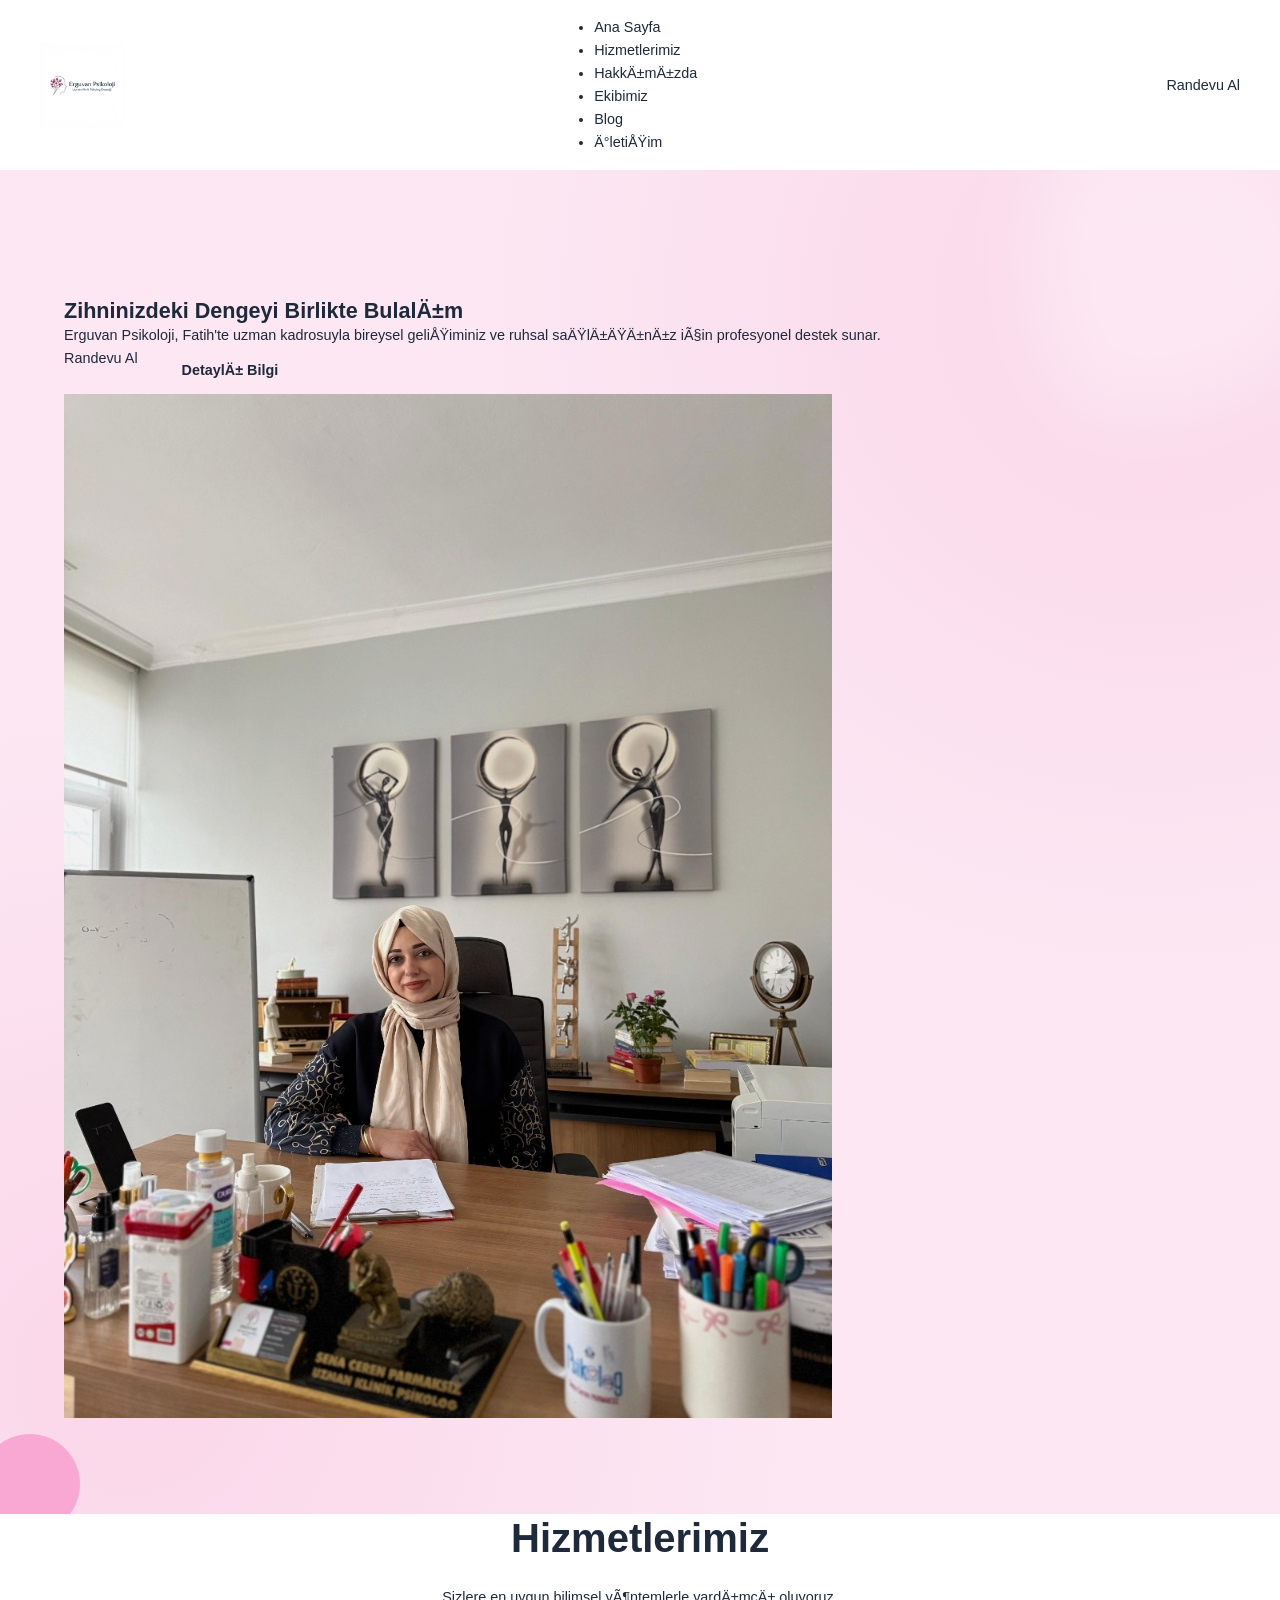
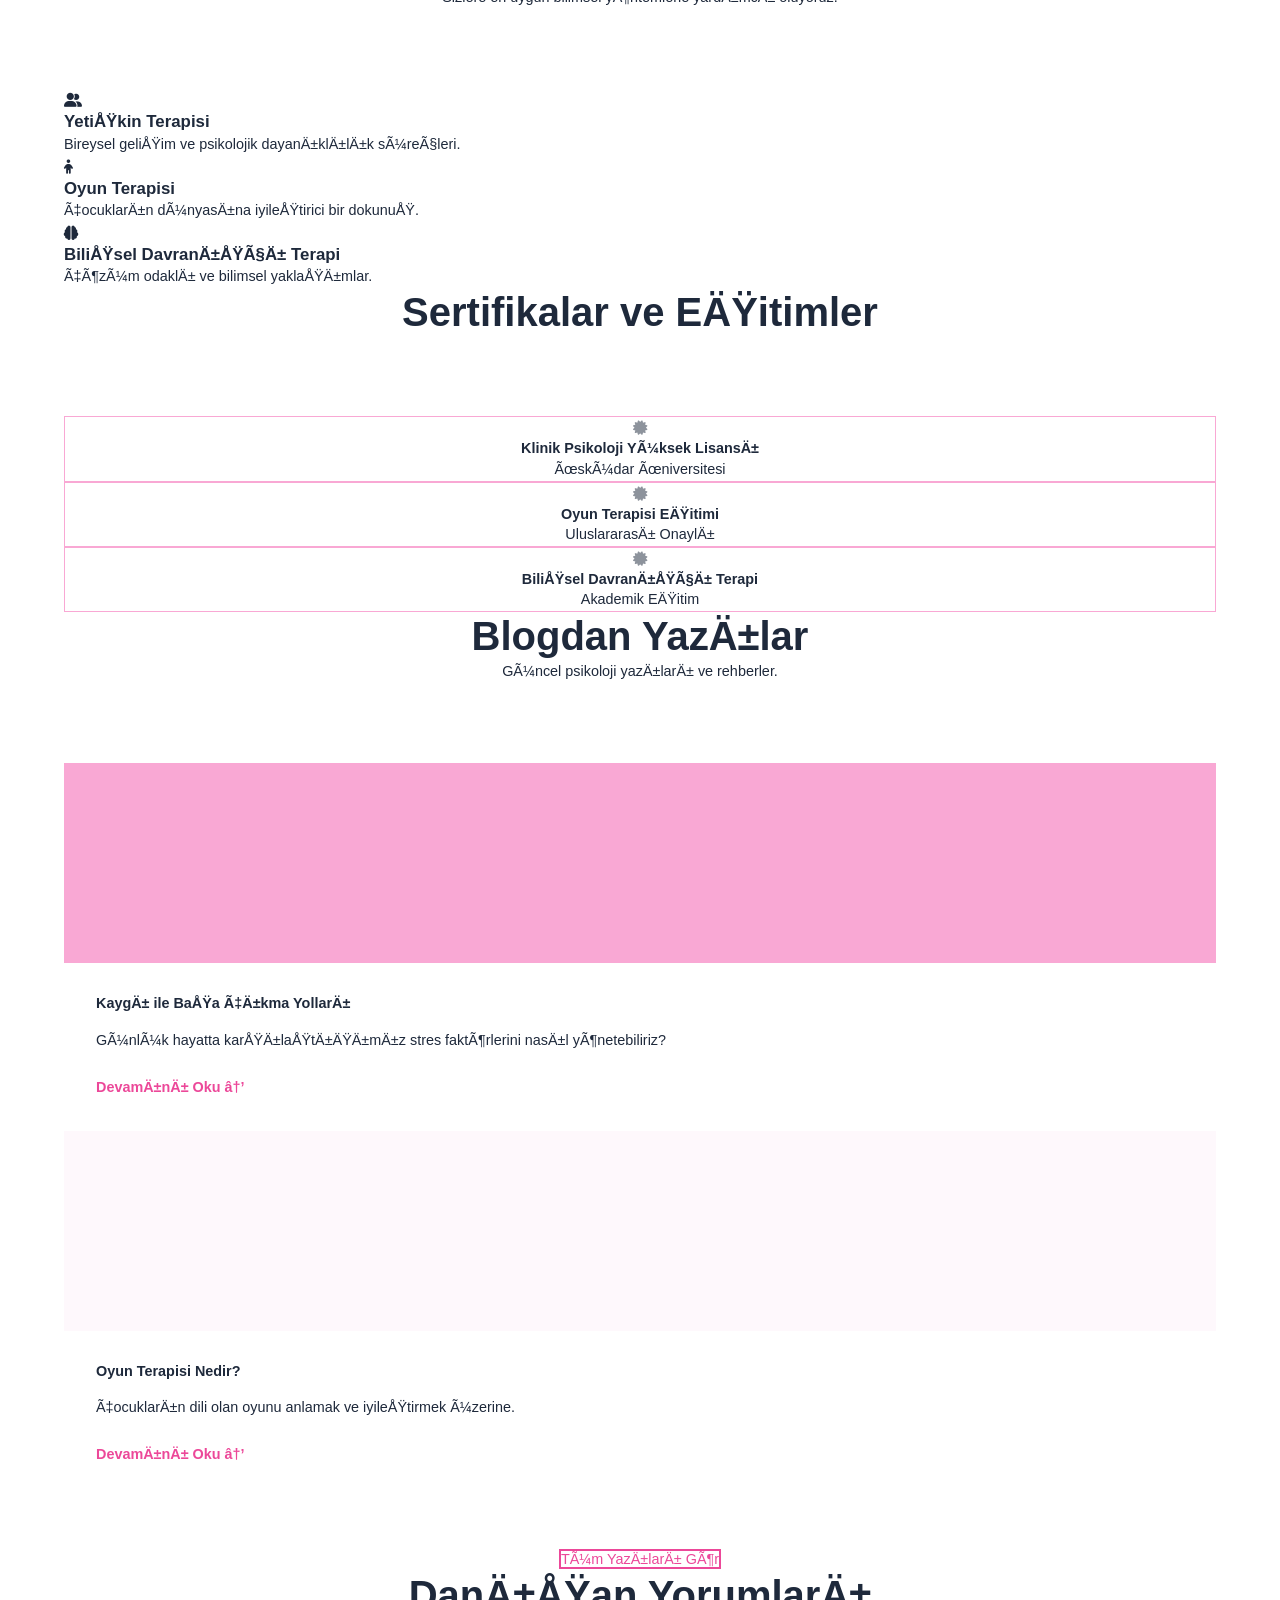
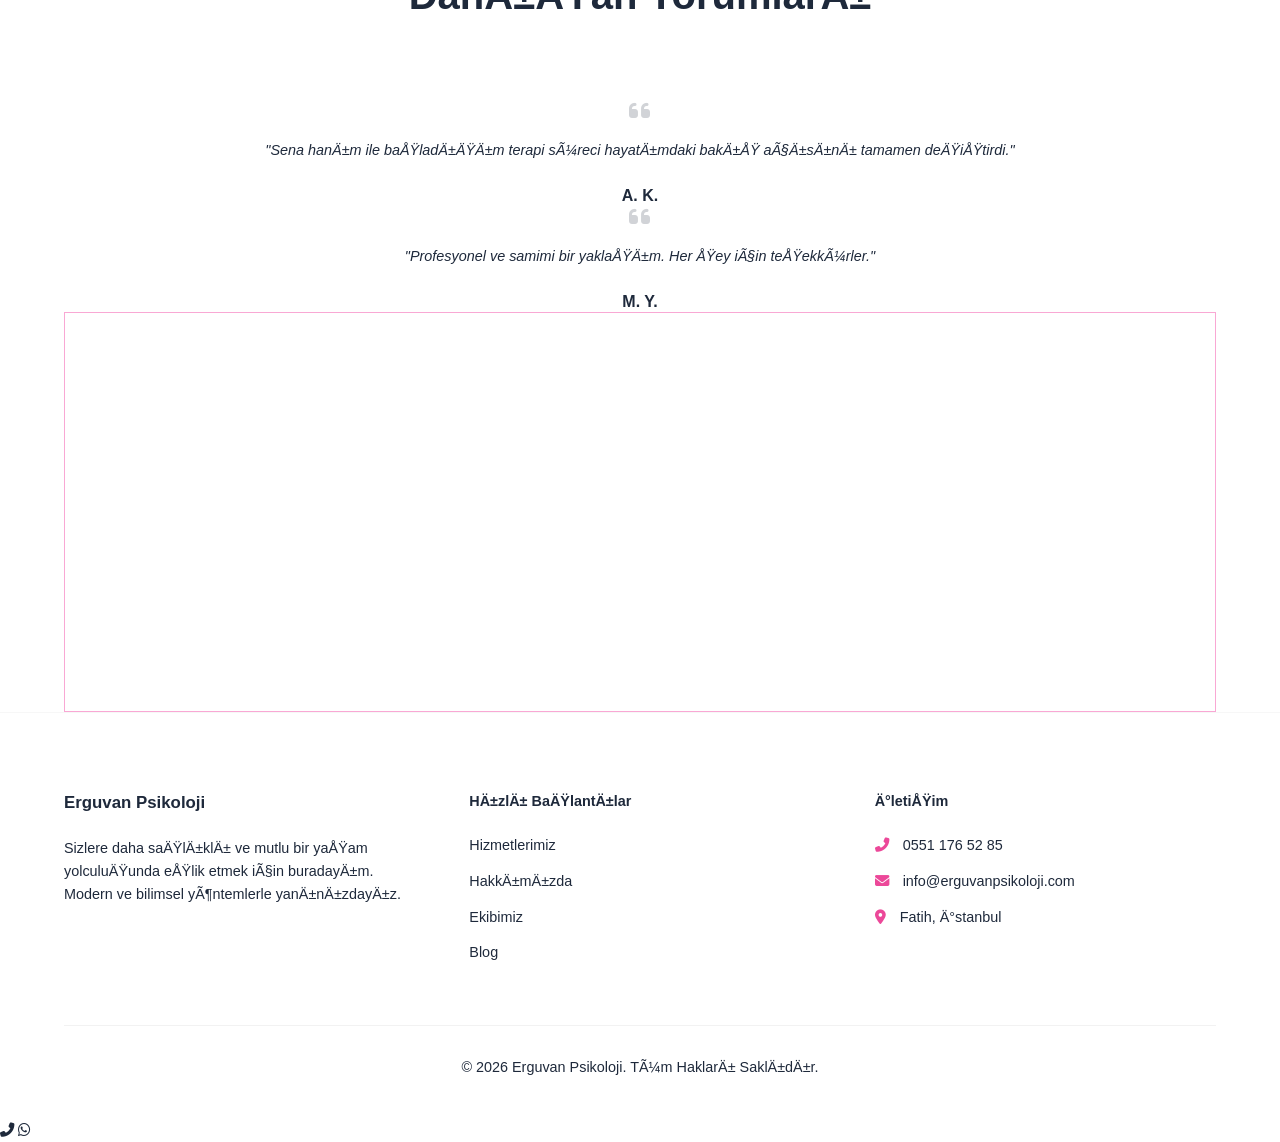
<file: modern_v3/index.html>
﻿<!DOCTYPE html>
<html lang="tr">

<head>
    <meta charset="UTF-8">
    <meta name="viewport" content="width=device-width, initial-scale=1.0">
    <title>Erguvan Psikoloji | Modern, Sade & Profesyonel</title>
    <!-- Fonts -->
    <link rel="preconnect" href="https://fonts.googleapis.com">
    <link rel="preconnect" href="https://fonts.gstatic.com" crossorigin>
    <link
        href="https://fonts.googleapis.com/css2?family=Inter:wght@400;500;600;700&family=Outfit:wght@600;700&display=swap"
        rel="stylesheet">
    <!-- Icons -->
    <link rel="stylesheet" href="https://cdnjs.cloudflare.com/ajax/libs/font-awesome/6.5.1/css/all.min.css">
    <!-- Custom CSS -->
    <link rel="stylesheet" href="assets/css/style.css?v=1.1">
</head>

<body>

    <header>
        <div class="container nav">
            <a href="index.php" class="logo-wrapper" aria-label="Erguvan Psikoloji">
                <img src="assets/images/logo.png" alt="Erguvan Psikoloji Logo" class="logo-image">
            </a>
            <ul class="nav-links">
                <li><a href="index.php">Ana Sayfa</a></li>
                <li><a href="#hizmetler">Hizmetlerimiz</a></li>
                <li><a href="#hakkimizda">HakkÄ±mÄ±zda</a></li>
                <li><a href="#ekibimiz">Ekibimiz</a></li>
                <li><a href="blog.php">Blog</a></li>
                <li><a href="contact.php">Ä°letiÅŸim</a></li>
            </ul>
            <a href="contact.php" class="btn-appointment">Randevu Al</a>
        </div>
    </header>

<main>
    <!-- Hero Section -->
    <section class="hero reveal">
        <div class="container hero-grid">
            <div class="hero-text">
                <h1>Zihninizdeki Dengeyi Birlikte BulalÄ±m</h1>
                <p>Erguvan Psikoloji, Fatih'te uzman kadrosuyla bireysel geliÅŸiminiz ve ruhsal saÄŸlÄ±ÄŸÄ±nÄ±z iÃ§in profesyonel destek sunar.</p>
                <div style="display: flex; gap: 1rem;">
                    <a href="contact.php" class="btn-appointment">Randevu Al</a>
                    <a href="#hakkimizda" style="text-decoration: none; color: var(--text-main); font-weight: 600; padding: 12px 28px;">DetaylÄ± Bilgi</a>
                </div>
            </div>
            <div class="hero-image">
                <img src="../assets/images/team/sena.jpg" alt="Uzman Klinik Psikolog" style="filter: brightness(0.95); transition: var(--transition);">
                <div style="position: absolute; width: 100px; height: 100px; background: var(--secondary); border-radius: 50%; bottom: -20px; left: -20px; z-index: -1;"></div>
            </div>
        </div>
    </section>

    <!-- Services Section -->
    <section id="hizmetler" style="background-color: var(--bg-soft);" class="reveal">
        <div class="container">
            <div style="text-align: center; max-width: 700px; margin: 0 auto 80px;">
                <h2 class="font-heading" style="font-size: 2.5rem; margin-bottom: 1.5rem;">Hizmetlerimiz</h2>
                <p style="color: var(--text-muted);">Sizlere en uygun bilimsel yÃ¶ntemlerle yardÄ±mcÄ± oluyoruz.</p>
            </div>
            <div class="card-grid">
                <div class="card">
                    <i class="fas fa-user-friends"></i>
                    <h3>YetiÅŸkin Terapisi</h3>
                    <p>Bireysel geliÅŸim ve psikolojik dayanÄ±klÄ±lÄ±k sÃ¼reÃ§leri.</p>
                </div>
                <div class="card">
                    <i class="fas fa-child"></i>
                    <h3>Oyun Terapisi</h3>
                    <p>Ã‡ocuklarÄ±n dÃ¼nyasÄ±na iyileÅŸtirici bir dokunuÅŸ.</p>
                </div>
                <div class="card">
                    <i class="fas fa-brain"></i>
                    <h3>BiliÅŸsel DavranÄ±ÅŸÃ§Ä± Terapi</h3>
                    <p>Ã‡Ã¶zÃ¼m odaklÄ± ve bilimsel yaklaÅŸÄ±mlar.</p>
                </div>
            </div>
        </div>
    </section>

    <!-- Certificates Section -->
    <section id="sertifikalar" class="reveal">
        <div class="container">
            <div style="text-align: center; margin-bottom: 80px;">
                <h2 class="font-heading" style="font-size: 2.5rem;">Sertifikalar ve EÄŸitimler</h2>
            </div>
            <div class="card-grid">
                <div class="card" style="text-align: center; border: 1px solid var(--secondary); background: #fff;">
                    <i class="fas fa-certificate" style="opacity: 0.5;"></i>
                    <h4 class="font-heading">Klinik Psikoloji YÃ¼ksek LisansÄ±</h4>
                    <p style="font-size: 0.9rem; color: var(--text-muted);">ÃœskÃ¼dar Ãœniversitesi</p>
                </div>
                <div class="card" style="text-align: center; border: 1px solid var(--secondary); background: #fff;">
                    <i class="fas fa-certificate" style="opacity: 0.5;"></i>
                    <h4 class="font-heading">Oyun Terapisi EÄŸitimi</h4>
                    <p style="font-size: 0.9rem; color: var(--text-muted);">UluslararasÄ± OnaylÄ±</p>
                </div>
                <div class="card" style="text-align: center; border: 1px solid var(--secondary); background: #fff;">
                    <i class="fas fa-certificate" style="opacity: 0.5;"></i>
                    <h4 class="font-heading">BiliÅŸsel DavranÄ±ÅŸÃ§Ä± Terapi</h4>
                    <p style="font-size: 0.9rem; color: var(--text-muted);">Akademik EÄŸitim</p>
                </div>
            </div>
        </div>
    </section>

    <!-- Blog Section -->
    <section id="blog" style="background-color: var(--bg-soft);" class="reveal">
        <div class="container">
            <div style="text-align: center; margin-bottom: 80px;">
                <h2 class="font-heading" style="font-size: 2.5rem;">Blogdan YazÄ±lar</h2>
                <p style="color: var(--text-muted);">GÃ¼ncel psikoloji yazÄ±larÄ± ve rehberler.</p>
            </div>
            <div class="card-grid">
                <!-- Blog Card 1 -->
                <div class="card" style="padding: 0; overflow: hidden; background: #fff;">
                    <div style="height: 200px; background: var(--secondary); overflow: hidden;">
                        <!-- GÃ¶rsel yeri -->
                    </div>
                    <div style="padding: 2rem;">
                        <h4 class="font-heading" style="margin-bottom: 1rem;">KaygÄ± ile BaÅŸa Ã‡Ä±kma YollarÄ±</h4>
                        <p style="font-size: 0.9rem; color: var(--text-muted); margin-bottom: 1.5rem;">GÃ¼nlÃ¼k hayatta karÅŸÄ±laÅŸtÄ±ÄŸÄ±mÄ±z stres faktÃ¶rlerini nasÄ±l yÃ¶netebiliriz?</p>
                        <a href="blog-detay.php" style="color: var(--primary); font-weight: 600; text-decoration: none;">DevamÄ±nÄ± Oku â†’</a>
                    </div>
                </div>
                <!-- Blog Card 2 -->
                <div class="card" style="padding: 0; overflow: hidden; background: #fff;">
                    <div style="height: 200px; background: var(--accent); opacity: 0.3; overflow: hidden;">
                        <!-- GÃ¶rsel yeri -->
                    </div>
                    <div style="padding: 2rem;">
                        <h4 class="font-heading" style="margin-bottom: 1rem;">Oyun Terapisi Nedir?</h4>
                        <p style="font-size: 0.9rem; color: var(--text-muted); margin-bottom: 1.5rem;">Ã‡ocuklarÄ±n dili olan oyunu anlamak ve iyileÅŸtirmek Ã¼zerine.</p>
                        <a href="blog-detay.php" style="color: var(--primary); font-weight: 600; text-decoration: none;">DevamÄ±nÄ± Oku â†’</a>
                    </div>
                </div>
            </div>
            <div style="text-align: center; margin-top: 50px;">
                <a href="blog.php" class="btn-appointment" style="background: transparent; color: var(--primary); border: 2px solid var(--primary);">TÃ¼m YazÄ±larÄ± GÃ¶r</a>
            </div>
        </div>
    </section>

    <!-- Testimonials Section -->
    <section id="yorumlar" class="reveal">
        <div class="container">
            <div style="text-align: center; margin-bottom: 80px;">
                <h2 class="font-heading" style="font-size: 2.5rem;">DanÄ±ÅŸan YorumlarÄ±</h2>
            </div>
            <div class="card-grid">
                <div class="card" style="text-align: center; background: var(--bg-soft);">
                    <i class="fas fa-quote-left" style="opacity: 0.2; font-size: 1.5rem; margin-bottom: 1rem;"></i>
                    <p style="font-style: italic; color: var(--text-muted); margin-bottom: 1.5rem;">"Sena hanÄ±m ile baÅŸladÄ±ÄŸÄ±m terapi sÃ¼reci hayatÄ±mdaki bakÄ±ÅŸ aÃ§Ä±sÄ±nÄ± tamamen deÄŸiÅŸtirdi."</p>
                    <h4 class="font-heading" style="font-size: 1rem;">A. K.</h4>
                </div>
                <div class="card" style="text-align: center; background: var(--bg-soft);">
                    <i class="fas fa-quote-left" style="opacity: 0.2; font-size: 1.5rem; margin-bottom: 1rem;"></i>
                    <p style="font-style: italic; color: var(--text-muted); margin-bottom: 1.5rem;">"Profesyonel ve samimi bir yaklaÅŸÄ±m. Her ÅŸey iÃ§in teÅŸekkÃ¼rler."</p>
                    <h4 class="font-heading" style="font-size: 1rem;">M. Y.</h4>
                </div>
            </div>
        </div>
    </section>

    <!-- Map Section -->
    <section id="harita" style="padding-top: 0;" class="reveal">
        <div class="container">
            <div style="border-radius: var(--radius-lg); overflow: hidden; box-shadow: var(--shadow-soft); height: 400px; border: 1px solid var(--secondary);">
                <iframe src="https://www.google.com/maps/embed?pb=!1m18!1m12!1m3!1d3010.518663806141!2d28.93240757655022!3d41.01511121901844!2m3!1f0!2f0!3f0!3m2!1i1024!2i768!4f13.1!3m3!1m2!1s0x14cabbbebb427bb9%3A0x3fec28c0f52032ea!2sFatih%20Psikolog!5e0!3m2!1str!2str!4v1707010000000!5m2!1str!2str" 
                        width="100%" height="100%" style="border:0;" allowfullscreen="" loading="lazy"></iframe>
            </div>
        </div>
    </section>
</main>

<footer style="background-color: var(--bg-soft); padding: 80px 0 40px; border-top: 1px solid rgba(0,0,0,0.03);">
    <div class="container">
        <div style="display: grid; grid-template-columns: repeat(auto-fit, minmax(250px, 1fr)); gap: 4rem;">
            <div>
                <h3 class="font-heading" style="margin-bottom: 1.5rem;">Erguvan Psikoloji</h3>
                <p style="color: var(--text-muted);">Sizlere daha saÄŸlÄ±klÄ± ve mutlu bir yaÅŸam yolculuÄŸunda eÅŸlik etmek
                    iÃ§in buradayÄ±m. Modern ve bilimsel yÃ¶ntemlerle yanÄ±nÄ±zdayÄ±z.</p>
            </div>
            <div>
                <h4 class="font-heading" style="margin-bottom: 1.5rem;">HÄ±zlÄ± BaÄŸlantÄ±lar</h4>
                <ul style="list-style: none; display: grid; gap: 0.8rem;">
                    <li><a href="#hizmetler" style="text-decoration: none; color: var(--text-muted);">Hizmetlerimiz</a>
                    </li>
                    <li><a href="#hakkimizda" style="text-decoration: none; color: var(--text-muted);">HakkÄ±mÄ±zda</a>
                    </li>
                    <li><a href="#ekibimiz" style="text-decoration: none; color: var(--text-muted);">Ekibimiz</a></li>
                    <li><a href="blog.php" style="text-decoration: none; color: var(--text-muted);">Blog</a></li>
                </ul>
            </div>
            <div>
                <h4 class="font-heading" style="margin-bottom: 1.5rem;">Ä°letiÅŸim</h4>
                <ul style="list-style: none; display: grid; gap: 0.8rem; color: var(--text-muted);">
                    <li><i class="fas fa-phone-alt" style="margin-right: 10px; color: var(--primary);"></i> 0551 176 52
                        85</li>
                    <li><i class="fas fa-envelope" style="margin-right: 10px; color: var(--primary);"></i>
                        info@erguvanpsikoloji.com</li>
                    <li><i class="fas fa-map-marker-alt" style="margin-right: 10px; color: var(--primary);"></i> Fatih,
                        Ä°stanbul</li>
                </ul>
            </div>
        </div>
        <div
            style="margin-top: 60px; text-align: center; border-top: 1px solid rgba(0,0,0,0.05); padding-top: 30px; color: var(--text-muted); font-size: 0.9rem;">
            &copy; 2026 Erguvan Psikoloji. TÃ¼m HaklarÄ± SaklÄ±dÄ±r.
        </div>
    </div>
</footer>

<!-- Floating Actions -->
<div class="floating-actions">
    <a href="tel:+905511765285" class="float-btn phone" title="Hemen Ara">
        <i class="fas fa-phone-alt"></i>
    </a>
    <a href="https://wa.me/905511765285" target="_blank" class="float-btn whatsapp" title="WhatsApp Destek">
        <i class="fab fa-whatsapp"></i>
    </a>
</div>

<!-- Reveal Animation Script -->
<script>
    const observer = new IntersectionObserver((entries) => {
        entries.forEach(entry => {
            if (entry.isIntersecting) {
                entry.target.classList.add('active');
            }
        });
    }, { threshold: 0.1 });

    document.querySelectorAll('.reveal').forEach(el => observer.observe(el));
</script>

</body>

</html>
</file>
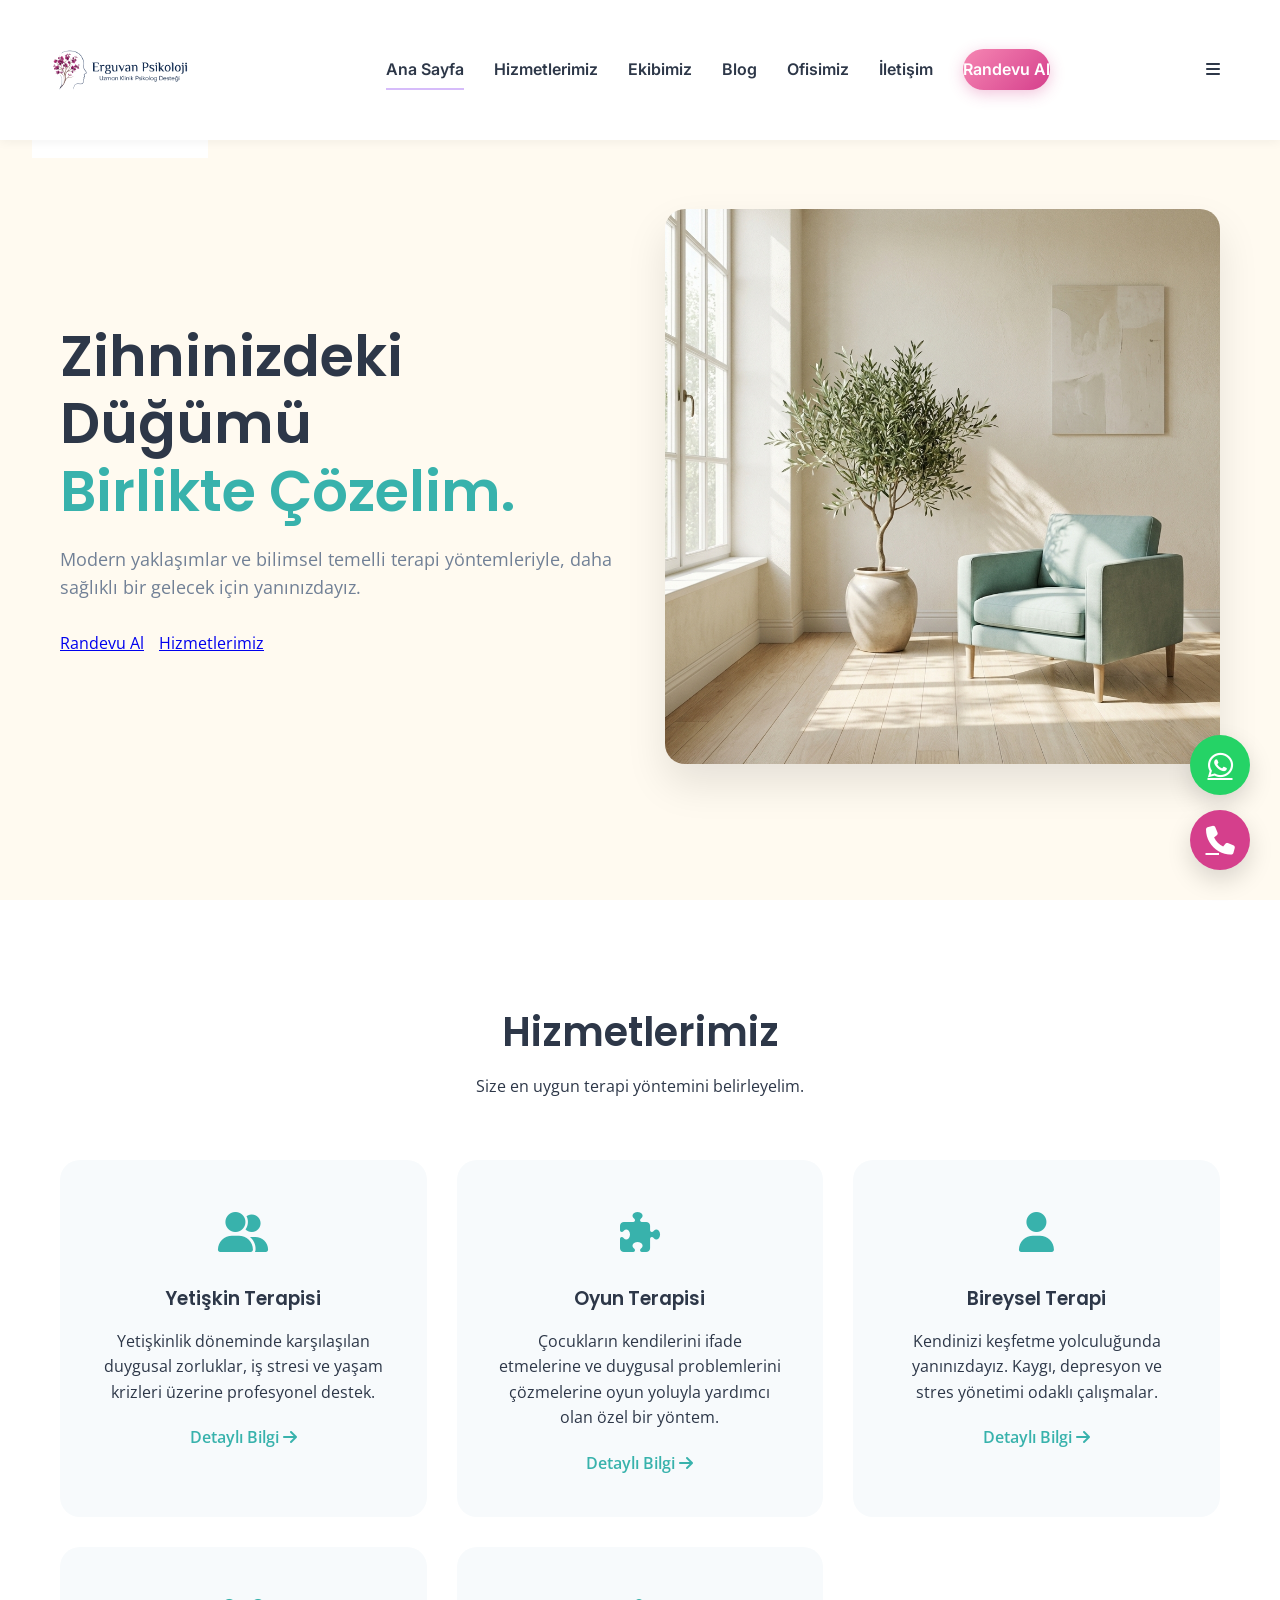
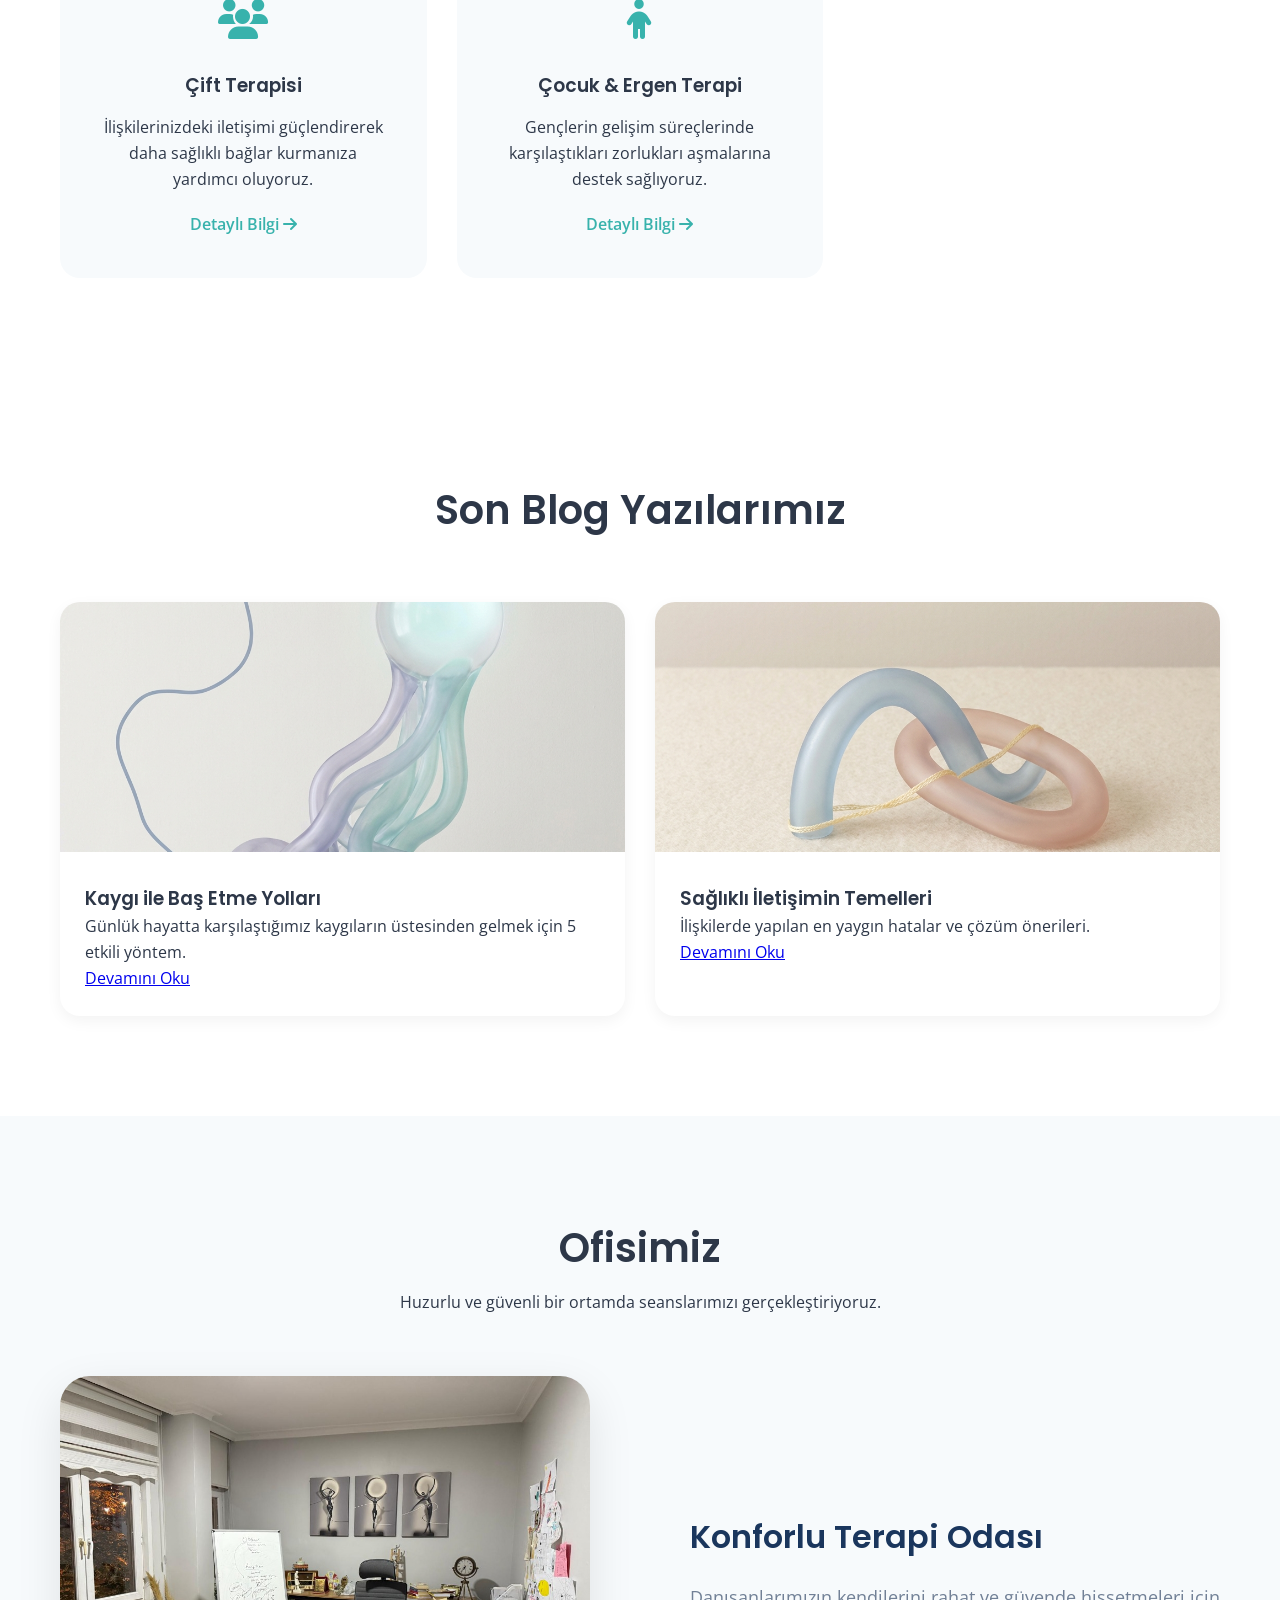
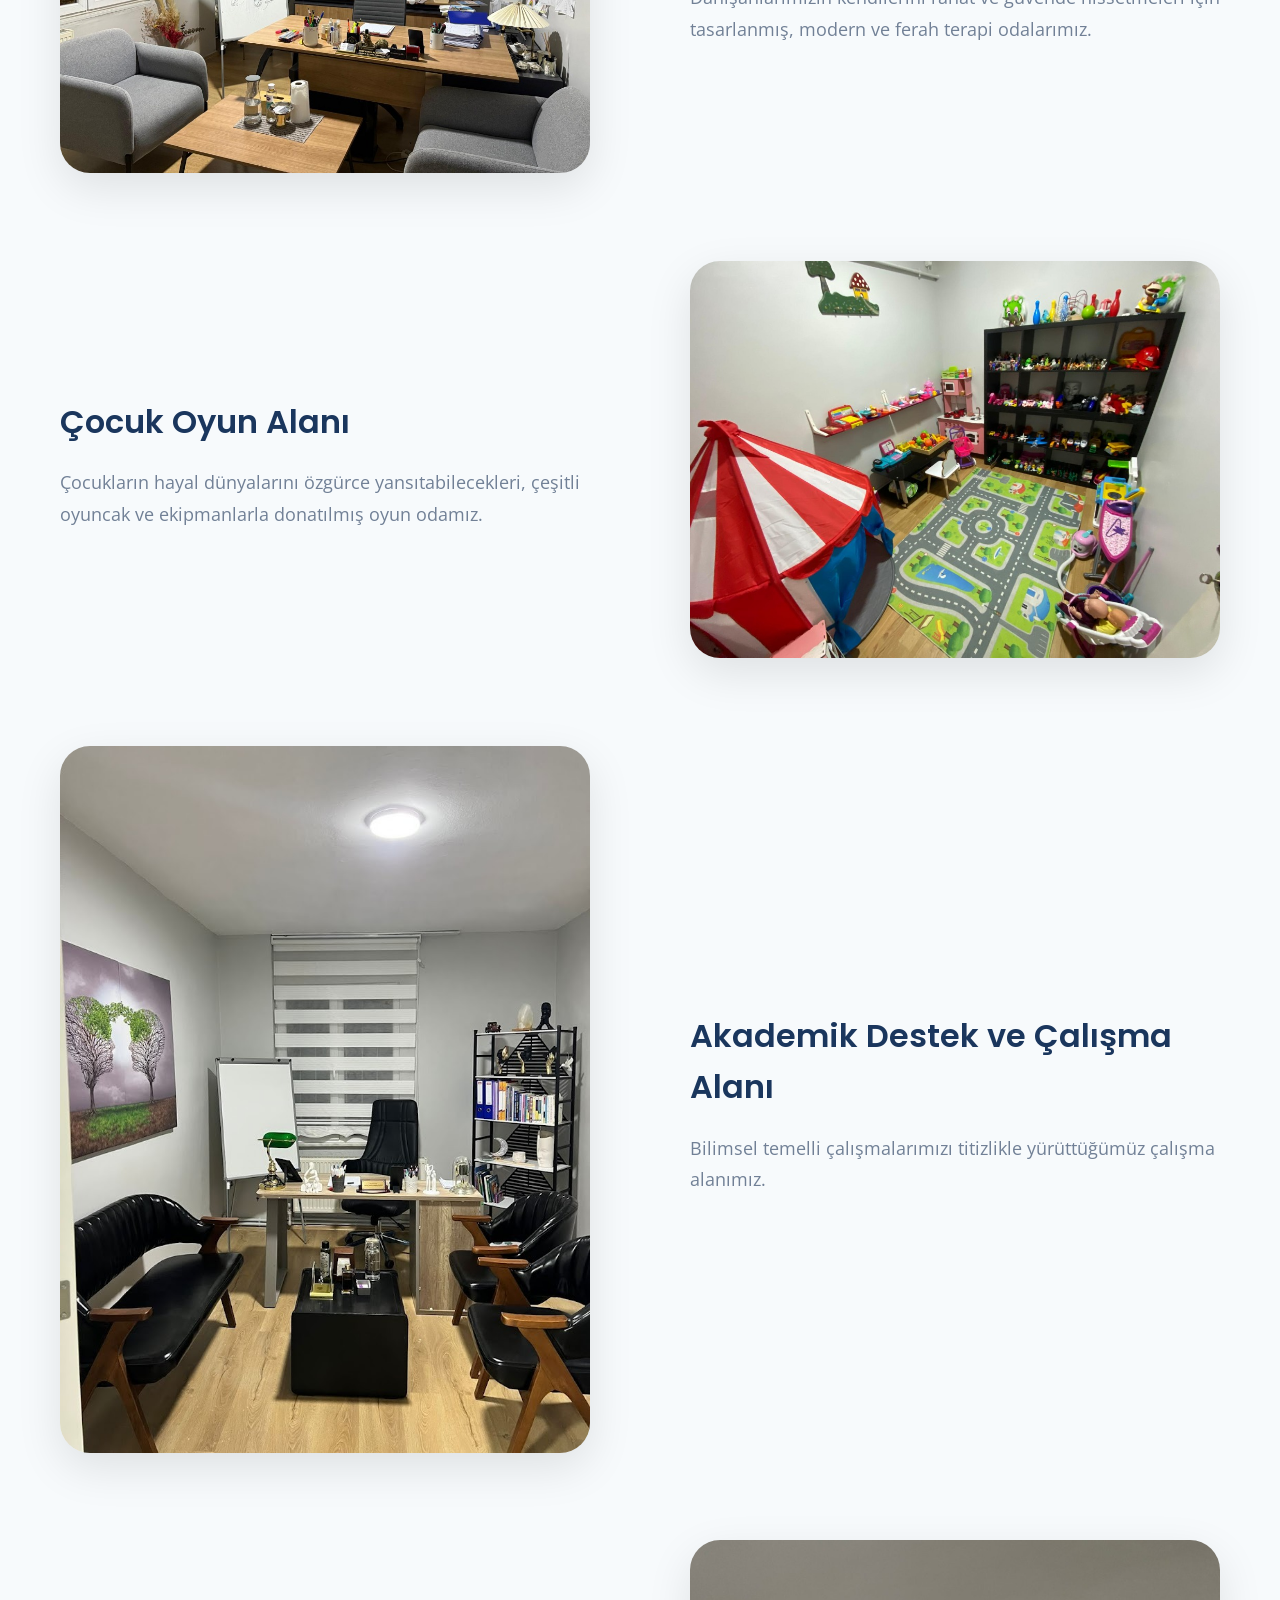
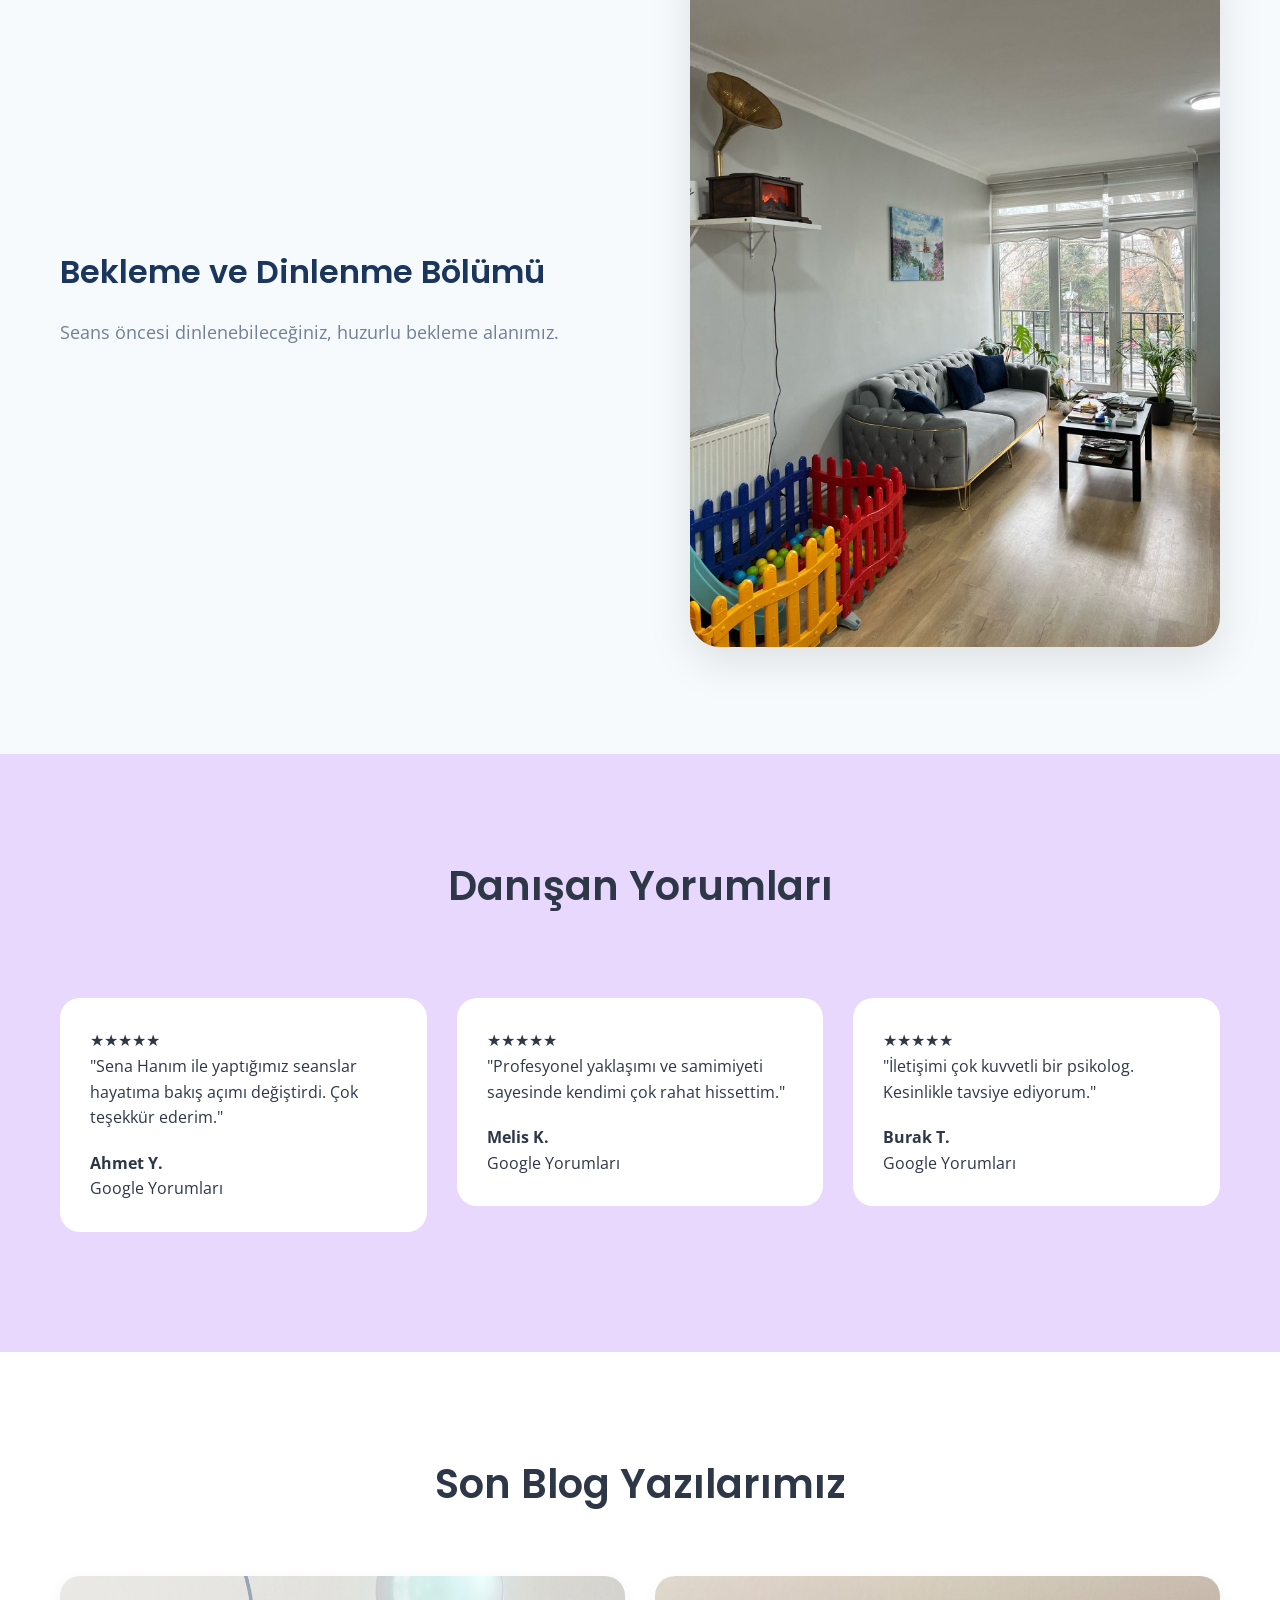
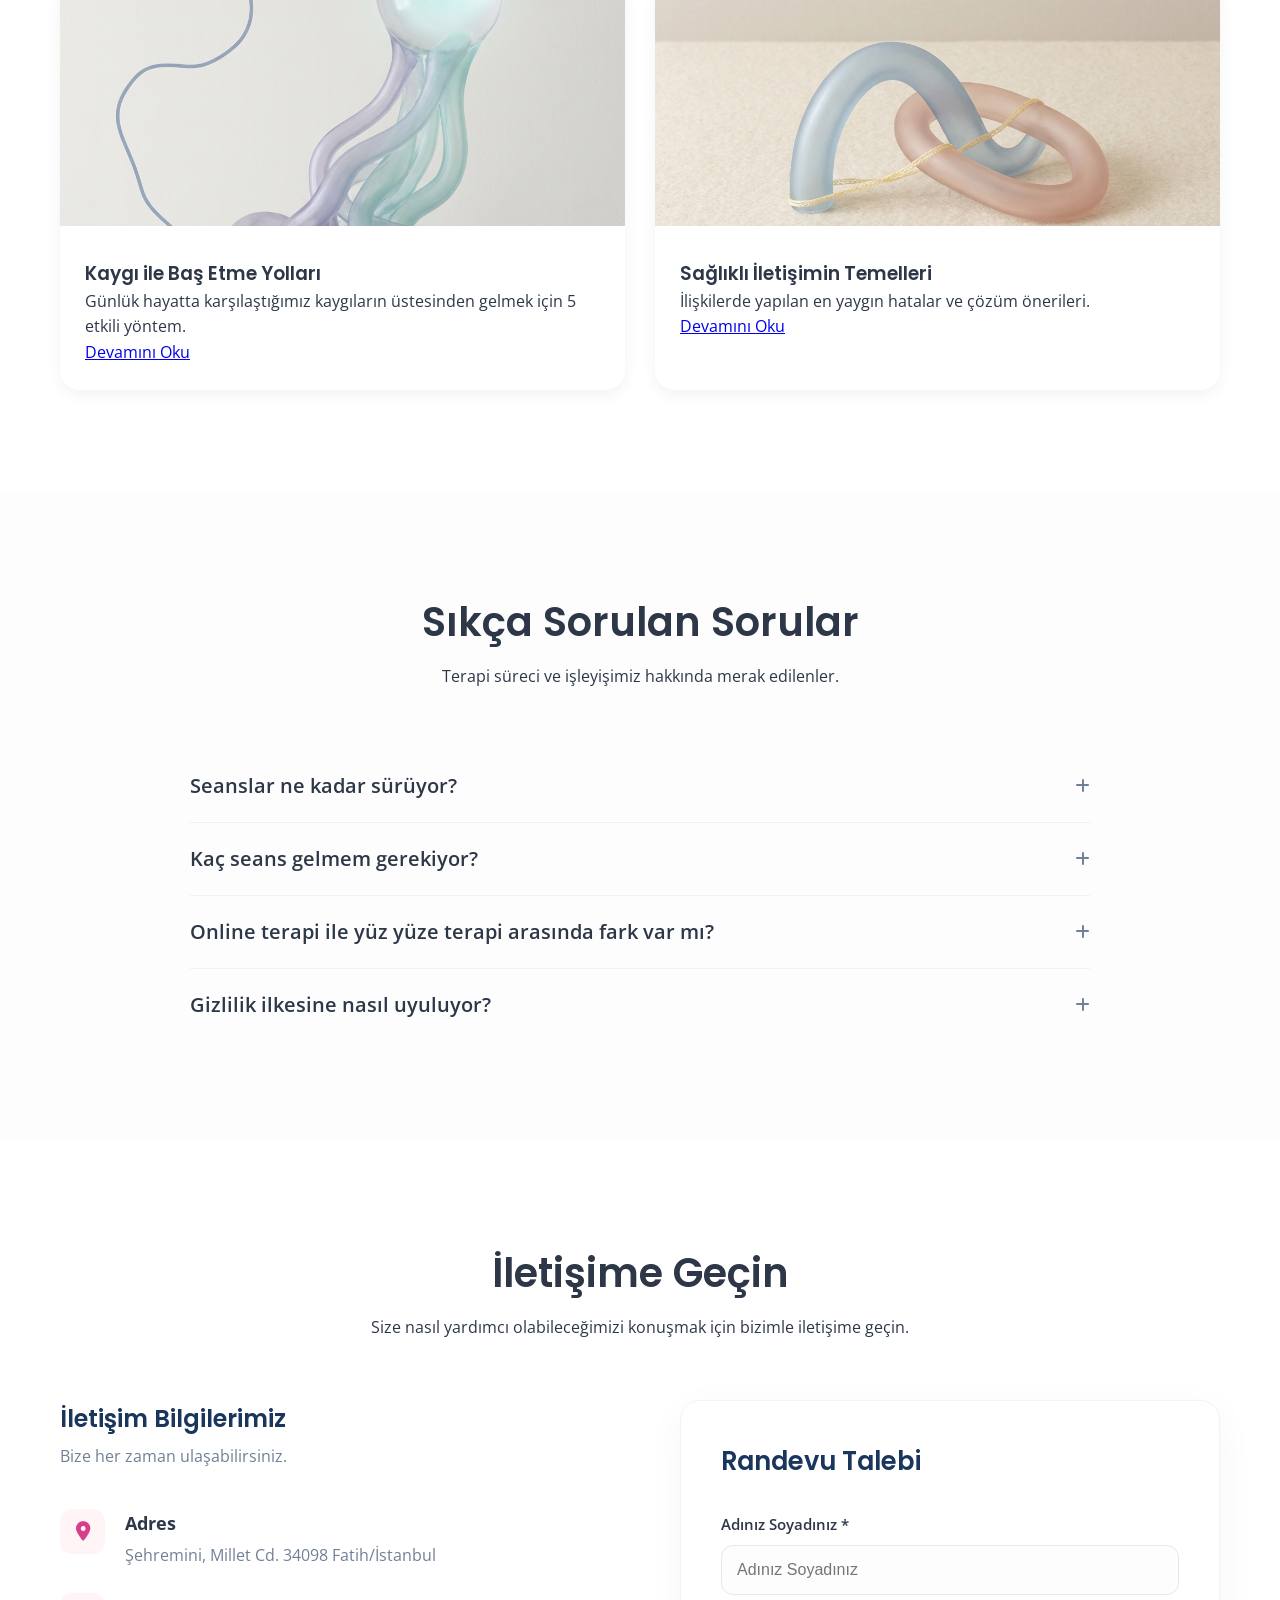
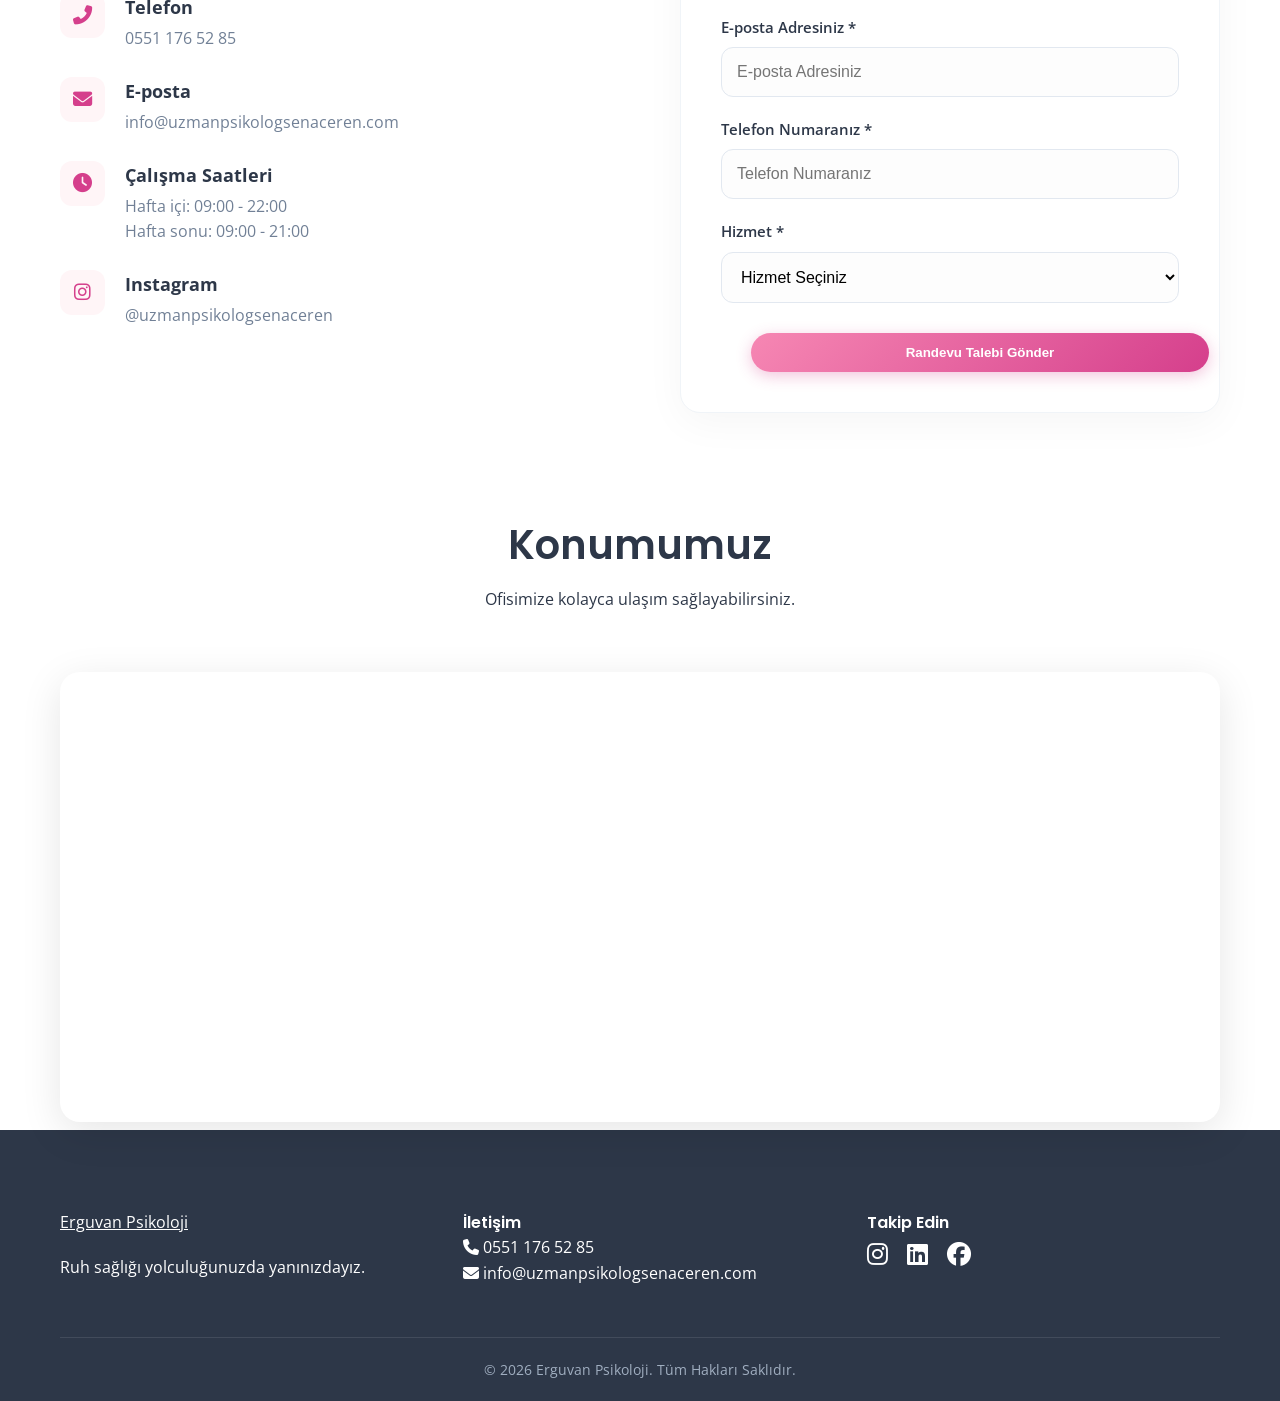
<file: psikolog-modern/index.html>
<!DOCTYPE html>
<html lang="tr">

<head>
    <meta charset="UTF-8">
    <meta name="viewport" content="width=device-width, initial-scale=1.0">
    <title>Modern Psikolog | Huzur ve Farkındalık</title>
    <meta name="description"
        content="Kişisel gelişim, terapi ve psikolojik destek için modern ve profesyonel çözümler.">
    <!-- Google Fonts -->
    <link
        href="https://fonts.googleapis.com/css2?family=Inter:wght@400;500;600&family=Poppins:wght@500;600;700&family=Open+Sans:wght@400;600&family=Playfair+Display:wght@600;700&display=swap"
        rel="stylesheet">
    <!-- Swiper CSS -->
    <link rel="stylesheet" href="https://cdn.jsdelivr.net/npm/swiper@11/swiper-bundle.min.css" />
    <!-- Font Awesome -->
    <link rel="stylesheet" href="https://cdnjs.cloudflare.com/ajax/libs/font-awesome/6.5.1/css/all.min.css">
    <link rel="stylesheet" href="style.css">
</head>

<body>

    <!-- Header / Navbar -->
    <header class="navbar">
        <div class="container">
            <div class="logo-wrapper">
                <a href="#home" class="logo-link">
                    <img src="assets/logo.png" alt="Erguvan Psikoloji Logo" class="main-logo">
                </a>
            </div>
            <nav class="nav-links">
                <a href="#home" class="active">Ana Sayfa</a>
                <a href="#services">Hizmetlerimiz</a>
                <a href="#about">Ekibimiz</a>
                <a href="#blog">Blog</a>
                <a href="#office">Ofisimiz</a>
                <a href="#contact">İletişim</a>
                <a href="#contact" class="btn btn-premium">Randevu Al</a>
            </nav>
            <div class="menu-toggle">
                <i class="fas fa-bars"></i>
            </div>
        </div>
    </header>

    <main>
        <!-- Hero Section -->
        <section id="home" class="hero">
            <div class="container">
                <div class="hero-content">
                    <h1>Zihninizdeki Düğümü <br><span>Birlikte Çözelim.</span></h1>
                    <p>Modern yaklaşımlar ve bilimsel temelli terapi yöntemleriyle, daha sağlıklı bir gelecek için
                        yanınızdayız.</p>
                    <div class="hero-btns">
                        <a href="#contact" class="btn btn-primary">Randevu Al</a>
                        <a href="#services" class="btn btn-secondary">Hizmetlerimiz</a>
                    </div>
                </div>
                <div class="hero-image">
                    <img src="assets/hero-bg.jpg" alt="Psikolog Hero Görseli" loading="lazy">
                </div>
            </div>
        </section>

        <!-- Services Section -->
        <section id="services" class="services">
            <div class="container">
                <div class="section-title">
                    <h2>Hizmetlerimiz</h2>
                    <p>Size en uygun terapi yöntemini belirleyelim.</p>
                </div>
                <div class="services-grid">
                    <div class="service-card">
                        <div class="card-icon"><i class="fas fa-user-friends"></i></div>
                        <h3>Yetişkin Terapisi</h3>
                        <p>Yetişkinlik döneminde karşılaşılan duygusal zorluklar, iş stresi ve yaşam krizleri üzerine
                            profesyonel destek.</p>
                        <a href="#contact" class="card-cta">Detaylı Bilgi <i class="fas fa-arrow-right"></i></a>
                    </div>
                    <div class="service-card">
                        <div class="card-icon"><i class="fas fa-puzzle-piece"></i></div>
                        <h3>Oyun Terapisi</h3>
                        <p>Çocukların kendilerini ifade etmelerine ve duygusal problemlerini çözmelerine oyun yoluyla
                            yardımcı olan özel bir yöntem.</p>
                        <a href="#contact" class="card-cta">Detaylı Bilgi <i class="fas fa-arrow-right"></i></a>
                    </div>
                    <div class="service-card">
                        <div class="card-icon"><i class="fas fa-user"></i></div>
                        <h3>Bireysel Terapi</h3>
                        <p>Kendinizi keşfetme yolculuğunda yanınızdayız. Kaygı, depresyon ve stres yönetimi odaklı
                            çalışmalar.</p>
                        <a href="#contact" class="card-cta">Detaylı Bilgi <i class="fas fa-arrow-right"></i></a>
                    </div>
                    <div class="service-card">
                        <div class="card-icon"><i class="fas fa-users"></i></div>
                        <h3>Çift Terapisi</h3>
                        <p>İlişkilerinizdeki iletişimi güçlendirerek daha sağlıklı bağlar kurmanıza yardımcı oluyoruz.
                        </p>
                        <a href="#contact" class="card-cta">Detaylı Bilgi <i class="fas fa-arrow-right"></i></a>
                    </div>
                    <div class="service-card">
                        <div class="card-icon"><i class="fas fa-child"></i></div>
                        <h3>Çocuk & Ergen Terapi</h3>
                        <p>Gençlerin gelişim süreçlerinde karşılaştıkları zorlukları aşmalarına destek sağlıyoruz.</p>
                        <a href="#contact" class="card-cta">Detaylı Bilgi <i class="fas fa-arrow-right"></i></a>
                    </div>
                </div>
            </div>
        </section>

        <!-- Blog Section -->
        <section id="blog" class="blog">
            <div class="container">
                <div class="section-title">
                    <h2>Son Blog Yazılarımız</h2>
                </div>
                <div class="blog-grid">
                    <article class="blog-card">
                        <div class="blog-img">
                            <img src="assets/blog-1.jpg" alt="Blog Yazısı 1">
                        </div>
                        <div class="blog-content">
                            <h3>Kaygı ile Baş Etme Yolları</h3>
                            <p>Günlük hayatta karşılaştığımız kaygıların üstesinden gelmek için 5 etkili yöntem.</p>
                            <a href="#" class="read-more">Devamını Oku</a>
                        </div>
                    </article>
                    <article class="blog-card">
                        <div class="blog-img">
                            <img src="assets/blog-2.jpg" alt="Blog Yazısı 2">
                        </div>
                        <div class="blog-content">
                            <h3>Sağlıklı İletişimin Temelleri</h3>
                            <p>İlişkilerde yapılan en yaygın hatalar ve çözüm önerileri.</p>
                            <a href="#" class="read-more">Devamını Oku</a>
                        </div>
                    </article>
                </div>
            </div>
        </section>

        <!-- Office Section -->
        <section id="office" class="office">
            <div class="container">
                <div class="section-title">
                    <h2>Ofisimiz</h2>
                    <p>Huzurlu ve güvenli bir ortamda seanslarımızı gerçekleştiriyoruz.</p>
                </div>
                <div class="office-zigzag">
                    <div class="office-row">
                        <div class="office-img">
                            <img src="assets/office/ofis-1.jpg" alt="Ofis Alanı 1">
                        </div>
                        <div class="office-text">
                            <h3>Konforlu Terapi Odası</h3>
                            <p>Danışanlarımızın kendilerini rahat ve güvende hissetmeleri için tasarlanmış, modern ve
                                ferah terapi odalarımız.</p>
                        </div>
                    </div>
                    <div class="office-row">
                        <div class="office-img">
                            <img src="assets/office/ofis-2.jpg" alt="Ofis Alanı 2">
                        </div>
                        <div class="office-text">
                            <h3>Çocuk Oyun Alanı</h3>
                            <p>Çocukların hayal dünyalarını özgürce yansıtabilecekleri, çeşitli oyuncak ve ekipmanlarla
                                donatılmış oyun odamız.</p>
                        </div>
                    </div>
                    <div class="office-row">
                        <div class="office-img">
                            <img src="assets/office/ofis-3.jpg" alt="Ofis Alanı 3">
                        </div>
                        <div class="office-text">
                            <h3>Akademik Destek ve Çalışma Alanı</h3>
                            <p>Bilimsel temelli çalışmalarımızı titizlikle yürüttüğümüz çalışma alanımız.</p>
                        </div>
                    </div>
                    <div class="office-row">
                        <div class="office-img">
                            <img src="assets/office/ofis-4.jpg" alt="Ofis Alanı 4">
                        </div>
                        <div class="office-text">
                            <h3>Bekleme ve Dinlenme Bölümü</h3>
                            <p>Seans öncesi dinlenebileceğiniz, huzurlu bekleme alanımız.</p>
                        </div>
                    </div>
                </div>
            </div>
        </section>

        <!-- Testimonials Section (Swiper) -->
        <section class="testimonials">
            <div class="container">
                <div class="section-title">
                    <h2>Danışan Yorumları</h2>
                </div>
                <div class="swiper testimonial-slider">
                    <div class="swiper-wrapper">
                        <div class="swiper-slide">
                            <div class="testimonial-card">
                                <div class="stars">★★★★★</div>
                                <p>"Sena Hanım ile yaptığımız seanslar hayatıma bakış açımı değiştirdi. Çok teşekkür
                                    ederim."</p>
                                <div class="user-info">
                                    <strong>Ahmet Y.</strong>
                                    <span>Google Yorumları</span>
                                </div>
                            </div>
                        </div>
                        <div class="swiper-slide">
                            <div class="testimonial-card">
                                <div class="stars">★★★★★</div>
                                <p>"Profesyonel yaklaşımı ve samimiyeti sayesinde kendimi çok rahat hissettim."</p>
                                <div class="user-info">
                                    <strong>Melis K.</strong>
                                    <span>Google Yorumları</span>
                                </div>
                            </div>
                        </div>
                        <div class="swiper-slide">
                            <div class="testimonial-card">
                                <div class="stars">★★★★★</div>
                                <p>"İletişimi çok kuvvetli bir psikolog. Kesinlikle tavsiye ediyorum."</p>
                                <div class="user-info">
                                    <strong>Burak T.</strong>
                                    <span>Google Yorumları</span>
                                </div>
                            </div>
                        </div>
                    </div>
                    <div class="swiper-pagination"></div>
                </div>
            </div>
        </section>

        <!-- Blog Section -->
        <section id="blog" class="blog">
            <div class="container">
                <div class="section-title">
                    <h2>Son Blog Yazılarımız</h2>
                </div>
                <div class="blog-grid">
                    <article class="blog-card">
                        <div class="blog-img">
                            <img src="assets/blog-1.jpg" alt="Blog Yazısı 1">
                        </div>
                        <div class="blog-content">
                            <h3>Kaygı ile Baş Etme Yolları</h3>
                            <p>Günlük hayatta karşılaştığımız kaygıların üstesinden gelmek için 5 etkili yöntem.</p>
                            <a href="#" class="read-more">Devamını Oku</a>
                        </div>
                    </article>
                    <article class="blog-card">
                        <div class="blog-img">
                            <img src="assets/blog-2.jpg" alt="Blog Yazısı 2">
                        </div>
                        <div class="blog-content">
                            <h3>Sağlıklı İletişimin Temelleri</h3>
                            <p>İlişkilerde yapılan en yaygın hatalar ve çözüm önerileri.</p>
                            <a href="#" class="read-more">Devamını Oku</a>
                        </div>
                    </article>
                </div>
            </div>
        </section>

        <!-- FAQ Section -->
        <section id="faq" class="faq">
            <div class="container">
                <div class="section-title">
                    <h2>Sıkça Sorulan Sorular</h2>
                    <p>Terapi süreci ve işleyişimiz hakkında merak edilenler.</p>
                </div>
                <div class="faq-accordion">
                    <div class="faq-item" onclick="this.classList.toggle('active')">
                        <div class="faq-question">
                            <span>Seanslar ne kadar sürüyor?</span>
                            <i class="fas fa-plus"></i>
                        </div>
                        <div class="faq-answer">
                            <p>Bireysel terapi seanslarımız ortalama 45-50 dakika sürmektedir. İlk görüşme
                                (değerlendirme seansı) bazen biraz daha uzun sürebilir.</p>
                        </div>
                    </div>

                    <div class="faq-item" onclick="this.classList.toggle('active')">
                        <div class="faq-question">
                            <span>Kaç seans gelmem gerekiyor?</span>
                            <i class="fas fa-plus"></i>
                        </div>
                        <div class="faq-answer">
                            <p>Seans sayısı, çalışılan konuya ve danışanın ihtiyaçlarına göre değişkenlik
                                göstermektedir. Bu konuyu genellikle ilk birkaç seanslık değerlendirme sürecinden sonra
                                birlikte planlıyoruz.</p>
                        </div>
                    </div>

                    <div class="faq-item" onclick="this.classList.toggle('active')">
                        <div class="faq-question">
                            <span>Online terapi ile yüz yüze terapi arasında fark var mı?</span>
                            <i class="fas fa-plus"></i>
                        </div>
                        <div class="faq-answer">
                            <p>Bilimsel araştırmalar, uygun teknolojik koşullar sağlandığında online terapinin de
                                geleneksel yüz yüze terapi kadar etkili olduğunu göstermektedir.</p>
                        </div>
                    </div>

                    <div class="faq-item" onclick="this.classList.toggle('active')">
                        <div class="faq-question">
                            <span>Gizlilik ilkesine nasıl uyuluyor?</span>
                            <i class="fas fa-plus"></i>
                        </div>
                        <div class="faq-answer">
                            <p>Terapi süreci tamamen gizlilik ilkesi esasına dayanır. Danışanlarımızın bilgileri ve
                                seans içerikleri, yasal zorunluluklar haricinde hiçbir üçüncü şahıs veya kurumla
                                paylaşılmaz.</p>
                        </div>
                    </div>
                </div>
            </div>
        </section>

        <!-- Contact Section -->
        <section id="contact" class="contact">
            <div class="container">
                <div class="section-title">
                    <h2>İletişime Geçin</h2>
                    <p>Size nasıl yardımcı olabileceğimizi konuşmak için bizimle iletişime geçin.</p>
                </div>
                <div class="contact-wrapper">
                    <div class="contact-info">
                        <h3>İletişim Bilgilerimiz</h3>
                        <p class="subtitle">Bize her zaman ulaşabilirsiniz.</p>

                        <div class="info-item">
                            <div class="info-icon"><i class="fas fa-map-marker-alt"></i></div>
                            <div class="info-text">
                                <strong>Adres</strong>
                                <p>Şehremini, Millet Cd. 34098 Fatih/İstanbul</p>
                            </div>
                        </div>

                        <div class="info-item">
                            <div class="info-icon"><i class="fas fa-phone-alt"></i></div>
                            <div class="info-text">
                                <strong>Telefon</strong>
                                <p>0551 176 52 85</p>
                            </div>
                        </div>

                        <div class="info-item">
                            <div class="info-icon"><i class="fas fa-envelope"></i></div>
                            <div class="info-text">
                                <strong>E-posta</strong>
                                <p>info@uzmanpsikologsenaceren.com</p>
                            </div>
                        </div>

                        <div class="info-item">
                            <div class="info-icon"><i class="fas fa-clock"></i></div>
                            <div class="info-text">
                                <strong>Çalışma Saatleri</strong>
                                <p>Hafta içi: 09:00 - 22:00<br>Hafta sonu: 09:00 - 21:00</p>
                            </div>
                        </div>

                        <div class="info-item">
                            <div class="info-icon"><i class="fab fa-instagram"></i></div>
                            <div class="info-text">
                                <strong>Instagram</strong>
                                <p>@uzmanpsikologsenaceren</p>
                            </div>
                        </div>
                    </div>

                    <div class="contact-form-container">
                        <form class="appointment-form">
                            <h3>Randevu Talebi</h3>
                            <div class="form-group">
                                <label>Adınız Soyadınız *</label>
                                <input type="text" placeholder="Adınız Soyadınız" required>
                            </div>
                            <div class="form-group">
                                <label>E-posta Adresiniz *</label>
                                <input type="email" placeholder="E-posta Adresiniz" required>
                            </div>
                            <div class="form-group">
                                <label>Telefon Numaranız *</label>
                                <input type="tel" placeholder="Telefon Numaranız" required>
                            </div>
                            <div class="form-group">
                                <label>Hizmet *</label>
                                <select required>
                                    <option value="" disabled selected>Hizmet Seçiniz</option>
                                    <option value="yetiskin">Yetişkin Terapisi</option>
                                    <option value="oyun">Oyun Terapisi</option>
                                    <option value="bireysel">Bireysel Terapi</option>
                                    <option value="cift">Çift Terapisi</option>
                                    <option value="cocuk-ergen">Çocuk & Ergen Terapi</option>
                                </select>
                            </div>
                            <button type="submit" class="btn btn-premium btn-block">Randevu Talebi Gönder</button>
                        </form>
                    </div>
                </div>
            </div>
        </section>

        <!-- Map Section -->
        <section id="location" class="map-section">
            <div class="container">
                <div class="section-title">
                    <h2>Konumumuz</h2>
                    <p>Ofisimize kolayca ulaşım sağlayabilirsiniz.</p>
                </div>
                <div class="map-container">
                    <iframe
                        src="https://www.google.com/maps/embed?pb=!1m18!1m12!1m3!1d3010.518663806141!2d28.93240757655022!3d41.01511121901844!2m3!1f0!2f0!3f0!3m2!1i1024!2i768!4f13.1!3m3!1m2!1s0x14cabbbebb427bb9%3A0x3fec28c0f52032ea!2sFatih%20Psikolog-Erguvan%20Psikoloji%20ve%20Dan%C4%B1%C5%9Fmanl%C4%B1k%20Merkezi-Uzman%20Klinik%20Psikolog-!5e0!3m2!1str!2str!4v1707010000000!5m2!1str!2str"
                        width="100%" height="450"
                        style="border:0; border-radius: 20px; box-shadow: 0 10px 40px rgba(0,0,0,0.1);"
                        allowfullscreen="" loading="lazy" referrerpolicy="no-referrer-when-downgrade">
                    </iframe>
                </div>
            </div>
        </section>
    </main>

    <!-- Footer -->
    <footer>
        <div class="container">
            <div class="footer-grid">
                <div class="footer-about">
                    <a href="#" class="logo">Erguvan <span>Psikoloji</span></a>
                    <p>Ruh sağlığı yolculuğunuzda yanınızdayız.</p>
                </div>
                <div class="footer-contact">
                    <h4>İletişim</h4>
                    <p><i class="fas fa-phone"></i> 0551 176 52 85</p>
                    <p><i class="fas fa-envelope"></i> info@uzmanpsikologsenaceren.com</p>
                </div>
                <div class="footer-social">
                    <h4>Takip Edin</h4>
                    <div class="social-links">
                        <a href="#"><i class="fab fa-instagram"></i></a>
                        <a href="#"><i class="fab fa-linkedin"></i></a>
                        <a href="#"><i class="fab fa-facebook"></i></a>
                    </div>
                </div>
            </div>
            <div class="footer-bottom">
                <p>&copy; 2026 Erguvan Psikoloji. Tüm Hakları Saklıdır.</p>
            </div>
        </div>
    </footer>

    <!-- Floating Buttons -->
    <div class="floating-wrapper">
        <a href="https://wa.me/905511765285" class="float-btn whatsapp" target="_blank"
            title="WhatsApp ile İletişime Geçin">
            <i class="fab fa-whatsapp"></i>
        </a>
        <a href="tel:05511765285" class="float-btn phone" title="Bizi Arayın">
            <i class="fas fa-phone"></i>
        </a>
    </div>

    <!-- Scripts -->
    <script src="https://cdn.jsdelivr.net/npm/swiper@11/swiper-bundle.min.js"></script>
    <script src="script.js"></script>
</body>

</html>
</file>
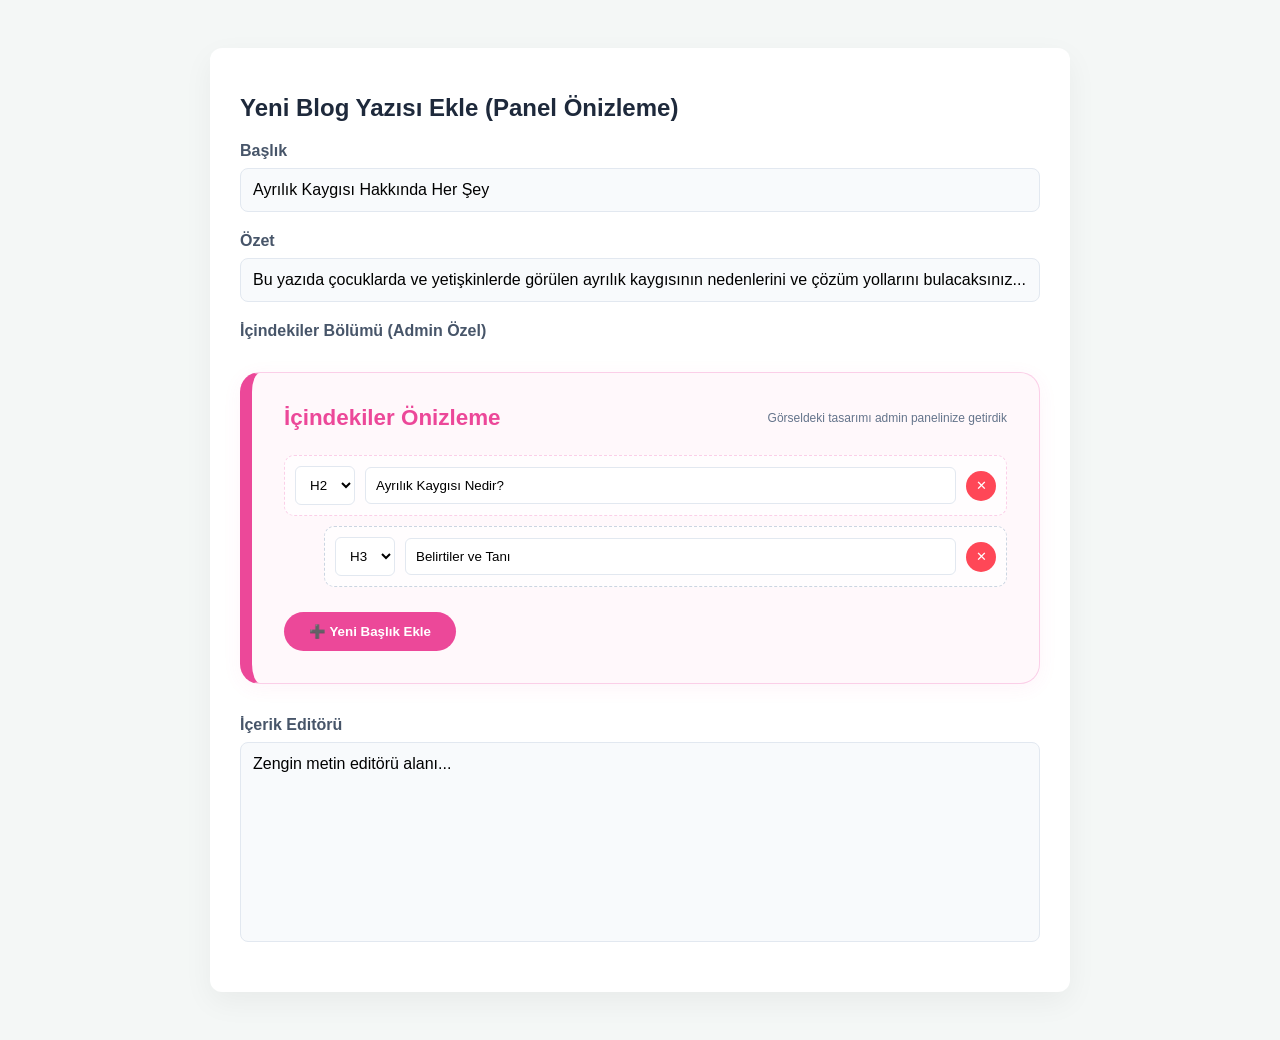
<file: admin_panel_simulasyonu.html>
<!DOCTYPE html>
<html lang="tr">

<head>
    <meta charset="UTF-8">
    <title>Admin Panel TOC Simülasyonu</title>
    <style>
        body {
            font-family: 'Segoe UI', Tahoma, Geneva, Verdana, sans-serif;
            background: #f4f7f6;
            padding: 40px;
        }

        .admin-form-mockup {
            background: white;
            max-width: 800px;
            margin: 0 auto;
            padding: 30px;
            border-radius: 12px;
            box-shadow: 0 10px 30px rgba(0, 0, 0, 0.05);
        }

        h1 {
            color: #1e293b;
            font-size: 24px;
            margin-bottom: 20px;
        }

        .label {
            font-weight: 600;
            margin-bottom: 8px;
            display: block;
            color: #475569;
        }

        .fake-input {
            width: 100%;
            padding: 12px;
            border: 1px solid #e2e8f0;
            border-radius: 8px;
            margin-bottom: 20px;
            box-sizing: border-box;
            background: #f8fafc;
        }

        /* GERÇEK TOC BUILDER STİLLERİ */
        .admin-toc-builder {
            background-color: #fff8fb;
            border: 1px solid #fbcfe8;
            border-left: 12px solid #ec4899;
            border-radius: 20px;
            padding: 2rem;
            margin: 2rem 0;
            box-shadow: 0 4px 20px rgba(236, 72, 153, 0.06);
        }

        .admin-toc-title {
            color: #ec4899;
            font-size: 1.4rem;
            font-weight: 800;
            margin-bottom: 1.5rem;
            display: flex;
            align-items: center;
            justify-content: space-between;
        }

        .admin-toc-item {
            display: flex;
            align-items: center;
            gap: 10px;
            margin-bottom: 10px;
            padding: 10px;
            background: rgba(255, 255, 255, 0.7);
            border-radius: 10px;
            border: 1px dashed #fbcfe8;
        }

        .admin-toc-item.level-h3 {
            margin-left: 40px;
            border-color: #cbd5e1;
        }

        .admin-toc-item input {
            flex: 1;
            padding: 10px;
            border: 1px solid #e2e8f0;
            border-radius: 6px;
        }

        .admin-toc-item select {
            padding: 10px;
            border: 1px solid #e2e8f0;
            border-radius: 6px;
            background: white;
        }

        .remove-btn {
            background: #ff4757;
            color: white;
            border: none;
            width: 30px;
            height: 30px;
            border-radius: 50%;
            cursor: pointer;
        }

        .add-btn {
            background: #ec4899;
            color: white;
            border: none;
            padding: 12px 25px;
            border-radius: 30px;
            font-weight: 600;
            cursor: pointer;
            margin-top: 15px;
        }
    </style>
</head>

<body>

    <div class="admin-form-mockup">
        <h1>Yeni Blog Yazısı Ekle (Panel Önizleme)</h1>

        <span class="label">Başlık</span>
        <div class="fake-input">Ayrılık Kaygısı Hakkında Her Şey</div>

        <span class="label">Özet</span>
        <div class="fake-input">Bu yazıda çocuklarda ve yetişkinlerde görülen ayrılık kaygısının nedenlerini ve çözüm
            yollarını bulacaksınız...</div>

        <!-- SİZE ÖZEL TOC BÖLÜMÜ -->
        <span class="label">İçindekiler Bölümü (Admin Özel)</span>
        <div class="admin-toc-builder">
            <div class="admin-toc-title">
                <span>İçindekiler Önizleme</span>
                <small style="font-weight: normal; font-size: 12px; color: #64748b;">Görseldeki tasarımı admin
                    panelinize getirdik</small>
            </div>

            <div id="container">
                <div class="admin-toc-item">
                    <select onchange="update(this)">
                        <option value="h2">H2</option>
                        <option value="h3">H3</option>
                    </select>
                    <input type="text" value="Ayrılık Kaygısı Nedir?">
                    <button class="remove-btn" onclick="this.parentElement.remove()">✕</button>
                </div>
                <div class="admin-toc-item level-h3">
                    <select onchange="update(this)">
                        <option value="h2">H2</option>
                        <option value="h3" selected>H3</option>
                    </select>
                    <input type="text" value="Belirtiler ve Tanı">
                    <button class="remove-btn" onclick="this.parentElement.remove()">✕</button>
                </div>
            </div>

            <button class="add-btn" onclick="add()">➕ Yeni Başlık Ekle</button>
        </div>

        <span class="label">İçerik Editörü</span>
        <div class="fake-input" style="height: 200px;">Zengin metin editörü alanı...</div>
    </div>

    <script>
        function add() {
            const div = document.createElement('div');
            div.className = 'admin-toc-item';
            div.innerHTML = `
            <select onchange="update(this)">
                <option value="h2">H2</option>
                <option value="h3">H3</option>
            </select>
            <input type="text" placeholder="Yeni başlık yazın...">
            <button class="remove-btn" onclick="this.parentElement.remove()">✕</button>
        `;
            document.getElementById('container').appendChild(div);
        }
        function update(sel) {
            sel.parentElement.className = 'admin-toc-item ' + (sel.value === 'h3' ? 'level-h3' : '');
        }
    </script>

</body>

</html>
</file>
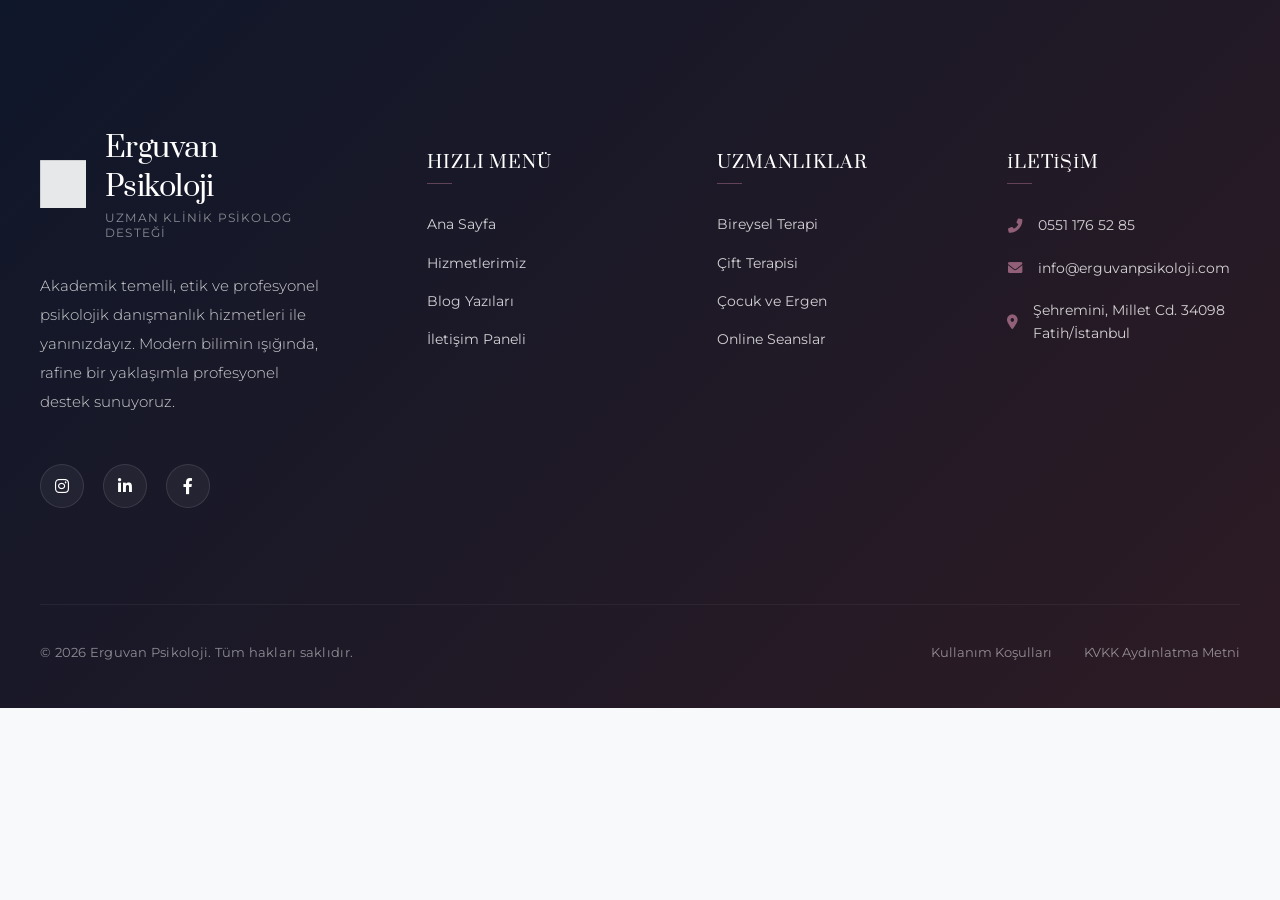
<file: footer_premium_preview.html>
<!DOCTYPE html>
<html lang="tr">

<head>
    <meta charset="UTF-8">
    <meta name="viewport" content="width=device-width, initial-scale=1.0">
    <title>Footer Premium Preview</title>
    <link href="https://fonts.googleapis.com/css2?family=Montserrat:wght@300;400;500;600&family=Prata&display=swap"
        rel="stylesheet">
    <link rel="stylesheet" href="https://cdnjs.cloudflare.com/ajax/libs/font-awesome/6.0.0/css/all.min.css">
    <style>
        :root {
            --footer-bg-start: #0F172A;
            --footer-bg-end: #2D1B24;
            --text-off-white: rgba(255, 255, 255, 0.8);
            --text-muted: rgba(255, 255, 255, 0.5);
            --accent: #915F78;
            --font-heading: 'Prata', serif;
            --font-body: 'Montserrat', sans-serif;
        }

        body {
            margin: 0;
            background: #f8f9fa;
        }

        .footer {
            background: linear-gradient(135deg, var(--footer-bg-start) 0%, var(--footer-bg-end) 100%);
            color: white;
            padding: 8rem 0 3rem;
            font-family: var(--font-body);
        }

        .container {
            max-width: 1200px;
            margin: 0 auto;
            padding: 0 2rem;
        }

        .footer-grid {
            display: grid;
            grid-template-columns: 1.5fr 1fr 1fr 1.2fr;
            gap: 6rem;
        }

        .footer-brand .footer-logo {
            display: flex;
            align-items: center;
            gap: 1.2rem;
            margin-bottom: 2rem;
            text-decoration: none;
        }

        .footer-brand .logo-icon {
            width: 48px;
            height: 48px;
            filter: brightness(0) invert(1);
            opacity: 0.9;
        }

        .footer-brand .logo-title {
            display: block;
            font-family: var(--font-heading);
            font-size: 1.8rem;
            color: white;
            letter-spacing: -0.02em;
        }

        .footer-brand .logo-subtitle {
            display: block;
            font-size: 0.75rem;
            color: var(--text-muted);
            letter-spacing: 0.1em;
            text-transform: uppercase;
            margin-top: 4px;
        }

        .brand-desc {
            color: var(--text-off-white);
            line-height: 1.9;
            margin-bottom: 3rem;
            font-size: 0.95rem;
            font-weight: 300;
        }

        .footer-social {
            display: flex;
            gap: 1.2rem;
        }

        .footer-social a {
            color: white;
            background: rgba(255, 255, 255, 0.05);
            width: 42px;
            height: 42px;
            border-radius: 50%;
            display: flex;
            align-items: center;
            justify-content: center;
            transition: all 0.4s cubic-bezier(0.23, 1, 0.32, 1);
            border: 1px solid rgba(255, 255, 255, 0.1);
            text-decoration: none;
        }

        .footer-social a:hover {
            background: var(--accent);
            border-color: var(--accent);
            transform: translateY(-5px);
            box-shadow: 0 10px 20px rgba(0, 0, 0, 0.2);
        }

        .footer h4 {
            color: white;
            font-family: var(--font-heading);
            font-size: 1.1rem;
            margin-bottom: 2.5rem;
            font-weight: 400;
            letter-spacing: 0.05em;
            text-transform: uppercase;
            position: relative;
        }

        .footer h4::after {
            content: '';
            position: absolute;
            left: 0;
            bottom: -10px;
            width: 25px;
            height: 1px;
            background: var(--accent);
            opacity: 0.6;
        }

        .footer ul {
            list-style: none;
            padding: 0;
            margin: 0;
        }

        .footer ul li {
            margin-bottom: 1.2rem;
        }

        .footer ul li a {
            color: var(--text-off-white);
            text-decoration: none;
            font-size: 0.9rem;
            font-weight: 400;
            transition: all 0.3s ease;
            display: inline-block;
            position: relative;
        }

        .footer ul li a::after {
            content: '';
            position: absolute;
            bottom: -2px;
            left: 0;
            width: 0;
            height: 1px;
            background: var(--accent);
            transition: width 0.3s ease;
        }

        .footer ul li a:hover {
            color: white;
        }

        .footer ul li a:hover::after {
            width: 100%;
        }

        .footer-contact li {
            display: flex;
            align-items: center;
            gap: 15px;
            color: var(--text-off-white);
            font-size: 0.9rem;
            line-height: 1.6;
        }

        .footer-contact i {
            color: var(--accent);
            font-size: 0.9rem;
            width: 16px;
            text-align: center;
        }

        .footer-bottom {
            border-top: 1px solid rgba(255, 255, 255, 0.05);
            margin-top: 6rem;
            padding-top: 2.5rem;
            display: flex;
            justify-content: space-between;
            align-items: center;
        }

        .footer-bottom p {
            color: var(--text-muted);
            font-size: 0.8rem;
            margin: 0;
            letter-spacing: 0.02em;
        }

        .footer-bottom-links {
            display: flex;
            gap: 2rem;
        }

        .footer-bottom-links a {
            color: var(--text-muted);
            text-decoration: none;
            font-size: 0.8rem;
            transition: color 0.3s ease;
        }

        .footer-bottom-links a:hover {
            color: white;
        }

        @media (max-width: 1024px) {
            .footer-grid {
                grid-template-columns: 1fr 1fr;
                gap: 4rem;
            }
        }

        @media (max-width: 768px) {
            .footer {
                padding: 5rem 0 3rem;
            }

            .footer-grid {
                grid-template-columns: 1fr;
                gap: 3.5rem;
            }

            .footer-bottom {
                flex-direction: column;
                gap: 1.5rem;
                text-align: center;
                margin-top: 4rem;
            }
        }
    </style>
</head>

<body>

    <footer class="footer">
        <div class="container">
            <div class="footer-grid">
                <!-- Brand Section -->
                <div class="footer-brand">
                    <a href="#" class="footer-logo">
                        <img src="assets/images/logo_icon.png" alt="Logo" class="logo-icon">
                        <div class="logo-text">
                            <span class="logo-title">Erguvan Psikoloji</span>
                            <span class="logo-subtitle">Uzman Klinik Psikolog Desteği</span>
                        </div>
                    </a>
                    <p class="brand-desc">
                        Akademik temelli, etik ve profesyonel psikolojik danışmanlık hizmetleri ile yanınızdayız. Modern
                        bilimin ışığında, rafine bir yaklaşımla profesyonel destek sunuyoruz.
                    </p>
                    <div class="footer-social">
                        <a href="#" aria-label="Instagram"><i class="fab fa-instagram"></i></a>
                        <a href="#" aria-label="LinkedIn"><i class="fab fa-linkedin-in"></i></a>
                        <a href="#" aria-label="Facebook"><i class="fab fa-facebook-f"></i></a>
                    </div>
                </div>

                <!-- Quick Menu -->
                <div class="footer-nav">
                    <h4>Hızlı Menü</h4>
                    <ul>
                        <li><a href="#">Ana Sayfa</a></li>
                        <li><a href="#">Hizmetlerimiz</a></li>
                        <li><a href="#">Blog Yazıları</a></li>
                        <li><a href="#">İletişim Paneli</a></li>
                    </ul>
                </div>

                <!-- Specializations -->
                <div class="footer-services">
                    <h4>Uzmanlıklar</h4>
                    <ul>
                        <li><a href="#">Bireysel Terapi</a></li>
                        <li><a href="#">Çift Terapisi</a></li>
                        <li><a href="#">Çocuk ve Ergen</a></li>
                        <li><a href="#">Online Seanslar</a></li>
                    </ul>
                </div>

                <!-- Contact -->
                <div class="footer-contact">
                    <h4>İletişim</h4>
                    <ul>
                        <li><i class="fas fa-phone-alt"></i> <span>0551 176 52 85</span></li>
                        <li><i class="fas fa-envelope"></i> <span>info@erguvanpsikoloji.com</span></li>
                        <li><i class="fas fa-map-marker-alt"></i> <span>Şehremini, Millet Cd. 34098
                                Fatih/İstanbul</span></li>
                    </ul>
                </div>
            </div>

            <!-- Bottom Area -->
            <div class="footer-bottom">
                <p>&copy; 2026 Erguvan Psikoloji. Tüm hakları saklıdır.</p>
                <div class="footer-bottom-links">
                    <a href="#">Kullanım Koşulları</a>
                    <a href="#">KVKK Aydınlatma Metni</a>
                </div>
            </div>
        </div>
    </footer>

</body>

</html>
</file>
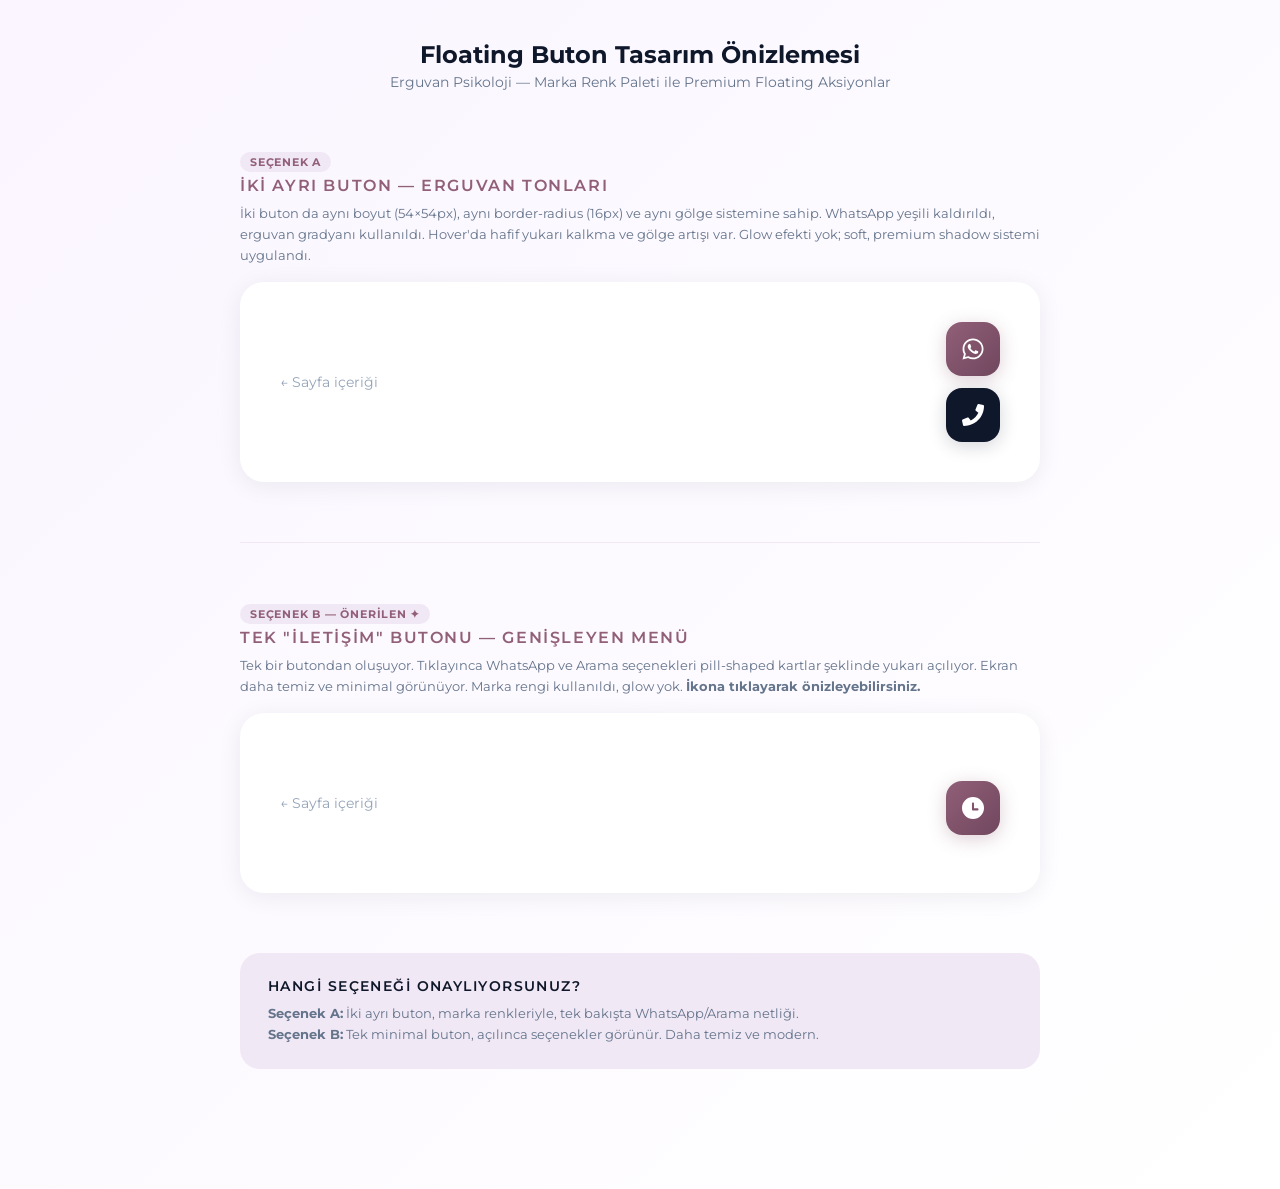
<file: preview_floating_btn.html>
<!DOCTYPE html>
<html lang="tr">

<head>
    <meta charset="UTF-8">
    <meta name="viewport" content="width=device-width, initial-scale=1.0">
    <title>Floating Buton Tasarım Önizlemesi — Erguvan Psikoloji</title>
    <link href="https://fonts.googleapis.com/css2?family=Montserrat:wght@400;600&display=swap" rel="stylesheet">
    <style>
        * {
            margin: 0;
            padding: 0;
            box-sizing: border-box;
        }

        body {
            font-family: 'Montserrat', sans-serif;
            background: linear-gradient(135deg, #FAF5FF 0%, #FFFFFF 100%);
            min-height: 100vh;
            display: flex;
            flex-direction: column;
            align-items: center;
            padding: 40px 20px 120px;
            gap: 60px;
        }

        h1 {
            color: #0F172A;
            font-size: 1.5rem;
            text-align: center;
            margin-bottom: 4px;
        }

        .subtitle {
            color: #64748b;
            font-size: 0.9rem;
            text-align: center;
        }

        .section {
            width: 100%;
            max-width: 800px;
        }

        .section h2 {
            color: #915F78;
            font-size: 1rem;
            font-weight: 600;
            margin-bottom: 8px;
            text-transform: uppercase;
            letter-spacing: 0.1em;
        }

        .section p {
            color: #64748b;
            font-size: 0.82rem;
            margin-bottom: 16px;
            line-height: 1.6;
        }

        .preview-box {
            background: white;
            border-radius: 24px;
            padding: 40px;
            min-height: 180px;
            box-shadow: 0 4px 24px rgba(15, 23, 42, 0.07);
            position: relative;
            display: flex;
            align-items: center;
            justify-content: flex-end;
        }

        .mock-page {
            position: absolute;
            left: 40px;
            color: #94a3b8;
            font-size: 0.85rem;
        }

        .divider {
            width: 100%;
            max-width: 800px;
            border: none;
            border-top: 1px solid #f1e8f5;
        }

        /* ================================================
     SEÇENEk A: İKİ AYRI BUTON — ERGUVAN TONLARI
  ================================================ */
        .floating-a {
            display: flex;
            flex-direction: column;
            gap: 12px;
            align-items: flex-end;
        }

        .float-btn-a {
            width: 54px;
            height: 54px;
            border-radius: 16px;
            display: flex;
            align-items: center;
            justify-content: center;
            text-decoration: none;
            color: white;
            transition: transform 0.3s cubic-bezier(.23, 1, .32, 1), box-shadow 0.3s ease;
            cursor: pointer;
        }

        .float-btn-a.wa {
            background: linear-gradient(135deg, #915F78 0%, #70475E 100%);
            box-shadow: 0 4px 18px rgba(145, 95, 120, 0.30);
        }

        .float-btn-a.ph {
            background: #0F172A;
            box-shadow: 0 4px 18px rgba(15, 23, 42, 0.18);
        }

        .float-btn-a:hover {
            transform: translateY(-4px);
            box-shadow: 0 10px 30px rgba(145, 95, 120, 0.35);
        }

        /* ================================================
     SEÇENEk B: TEK "İLETİŞİM" BUTONU — GENIŞLEYEN MENÜ
  ================================================ */
        .floating-b {
            display: flex;
            flex-direction: column;
            align-items: flex-end;
            gap: 10px;
        }

        .contact-options {
            display: flex;
            flex-direction: column;
            gap: 10px;
            align-items: flex-end;
            overflow: hidden;
            max-height: 0;
            transition: max-height 0.4s cubic-bezier(.23, 1, .32, 1), opacity 0.3s;
            opacity: 0;
            pointer-events: none;
        }

        .contact-options.open {
            max-height: 200px;
            opacity: 1;
            pointer-events: all;
        }

        .option-btn {
            display: flex;
            align-items: center;
            gap: 10px;
            background: white;
            border-radius: 50px;
            padding: 10px 16px;
            text-decoration: none;
            color: #0F172A;
            font-size: 0.8rem;
            font-weight: 600;
            box-shadow: 0 4px 16px rgba(15, 23, 42, 0.10);
            transition: transform 0.2s, box-shadow 0.2s;
            border: 1.5px solid #f1e8f5;
            white-space: nowrap;
        }

        .option-btn:hover {
            transform: translateY(-2px);
            box-shadow: 0 8px 24px rgba(145, 95, 120, 0.18);
        }

        .option-icon {
            width: 30px;
            height: 30px;
            border-radius: 10px;
            display: flex;
            align-items: center;
            justify-content: center;
            flex-shrink: 0;
        }

        .option-icon.wa {
            background: linear-gradient(135deg, #915F78 0%, #70475E 100%);
            color: white;
        }

        .option-icon.ph {
            background: #0F172A;
            color: white;
        }

        .main-contact-btn {
            width: 54px;
            height: 54px;
            border-radius: 16px;
            background: linear-gradient(135deg, #915F78 0%, #70475E 100%);
            display: flex;
            align-items: center;
            justify-content: center;
            color: white;
            box-shadow: 0 4px 18px rgba(145, 95, 120, 0.30);
            cursor: pointer;
            border: none;
            transition: transform 0.3s cubic-bezier(.23, 1, .32, 1), box-shadow 0.3s, border-radius 0.3s;
        }

        .main-contact-btn:hover {
            transform: translateY(-4px);
            box-shadow: 0 10px 30px rgba(145, 95, 120, 0.35);
        }

        .main-contact-btn.active {
            border-radius: 50%;
            background: #0F172A;
        }

        /* Labels */
        .label-tag {
            display: inline-block;
            background: #f1e8f5;
            color: #915F78;
            font-size: 0.7rem;
            font-weight: 700;
            padding: 3px 10px;
            border-radius: 50px;
            text-transform: uppercase;
            letter-spacing: 0.07em;
            margin-bottom: 4px;
        }
    </style>
</head>

<body>

    <div>
        <h1>Floating Buton Tasarım Önizlemesi</h1>
        <p class="subtitle">Erguvan Psikoloji — Marka Renk Paleti ile Premium Floating Aksiyonlar</p>
    </div>

    <!-- SEÇENEk A -->
    <div class="section">
        <span class="label-tag">Seçenek A</span>
        <h2>İki Ayrı Buton — Erguvan Tonları</h2>
        <p>
            İki buton da aynı boyut (54×54px), aynı border-radius (16px) ve aynı gölge sistemine sahip.
            WhatsApp yeşili kaldırıldı, erguvan gradyanı kullanıldı. Hover'da hafif yukarı kalkma ve gölge artışı var.
            Glow efekti yok; soft, premium shadow sistemi uygulandı.
        </p>
        <div class="preview-box">
            <div class="mock-page">← Sayfa içeriği</div>
            <div class="floating-a">
                <a class="float-btn-a wa" title="WhatsApp">
                    <svg xmlns="http://www.w3.org/2000/svg" viewBox="0 0 448 512" width="24" height="24"
                        fill="currentColor">
                        <path
                            d="M380.9 97.1C339 55.1 283.2 32 223.9 32c-122.4 0-222 99.6-222 222 0 39.1 10.2 77.3 29.6 111L0 480l117.7-30.9c32.4 17.7 68.9 27 106.1 27h.1c122.3 0 224.1-99.6 224.1-222 0-59.3-25.2-115-67.1-157zm-157 341.6c-33.2 0-65.7-8.9-94-25.7l-6.7-4-69.8 18.3L72 359.2l-4.4-7c-18.5-29.4-28.2-63.3-28.2-98.2 0-101.7 82.8-184.5 184.6-184.5 49.3 0 95.6 19.2 130.4 54.1 34.8 34.9 56.2 81.2 56.1 130.5 0 101.8-84.9 184.6-186.6 184.6zm101.2-138.2c-5.5-2.8-32.8-16.2-37.9-18-5.1-1.9-8.8-2.8-12.5 2.8-3.7 5.6-14.3 18-17.6 21.8-3.2 3.7-6.5 4.2-12 1.4-32.6-16.3-54-29.1-75.5-66-5.7-9.8 5.7-9.1 16.3-30.3 1.8-3.7 .9-6.9-.5-9.7-1.4-2.8-12.5-30.1-17.1-41.2-4.5-10.8-9.1-9.3-12.5-9.5-3.2-.2-6.9-.2-10.6-.2-3.7 0-9.7 1.4-14.8 6.9-5.1 5.6-19.4 19-19.4 46.3 0 27.3 19.9 53.7 22.6 57.4 2.8 3.7 39.1 59.7 94.8 83.8 35.2 15.2 49 16.5 66.6 13.9 10.7-1.6 32.8-13.4 37.4-26.4 4.6-13 4.6-24.1 3.2-26.4-1.3-2.5-5-4-10.5-6.7z" />
                    </svg>
                </a>
                <a class="float-btn-a ph" title="Ara">
                    <svg xmlns="http://www.w3.org/2000/svg" viewBox="0 0 512 512" width="22" height="22"
                        fill="currentColor">
                        <path
                            d="M493.4 24.6l-104-24c-11.3-2.6-22.9 3.3-27.5 13.9l-48 112c-4.2 9.8-1.4 21.3 6.9 28l60.6 49.6c-36 76.7-98.9 140.9-177.2 177.2l-49.6-60.6c-6.8-8.3-18.2-11.1-28-6.9l-112 48C3.9 366.5-2 378.1.6 389.4l24 104C27.1 504.2 36.7 512 48 512c256.1 0 464-207.9 464-464 0-11.2-7.7-20.9-18.6-23.4z" />
                    </svg>
                </a>
            </div>
        </div>
    </div>

    <hr class="divider">

    <!-- SEÇENEk B -->
    <div class="section">
        <span class="label-tag">Seçenek B — Önerilen ✦</span>
        <h2>Tek "İletişim" Butonu — Genişleyen Menü</h2>
        <p>
            Tek bir butondan oluşuyor. Tıklayınca WhatsApp ve Arama seçenekleri pill-shaped kartlar şeklinde yukarı
            açılıyor.
            Ekran daha temiz ve minimal görünüyor. Marka rengi kullanıldı, glow yok.
            <strong>İkona tıklayarak önizleyebilirsiniz.</strong>
        </p>
        <div class="preview-box">
            <div class="mock-page">← Sayfa içeriği</div>
            <div class="floating-b">
                <div class="contact-options" id="contactOptions">
                    <a href="#" class="option-btn">
                        <span class="option-icon wa">
                            <svg xmlns="http://www.w3.org/2000/svg" viewBox="0 0 448 512" width="16" height="16"
                                fill="currentColor">
                                <path
                                    d="M380.9 97.1C339 55.1 283.2 32 223.9 32c-122.4 0-222 99.6-222 222 0 39.1 10.2 77.3 29.6 111L0 480l117.7-30.9c32.4 17.7 68.9 27 106.1 27h.1c122.3 0 224.1-99.6 224.1-222 0-59.3-25.2-115-67.1-157zm-157 341.6c-33.2 0-65.7-8.9-94-25.7l-6.7-4-69.8 18.3L72 359.2l-4.4-7c-18.5-29.4-28.2-63.3-28.2-98.2 0-101.7 82.8-184.5 184.6-184.5 49.3 0 95.6 19.2 130.4 54.1 34.8 34.9 56.2 81.2 56.1 130.5 0 101.8-84.9 184.6-186.6 184.6zm101.2-138.2c-5.5-2.8-32.8-16.2-37.9-18-5.1-1.9-8.8-2.8-12.5 2.8-3.7 5.6-14.3 18-17.6 21.8-3.2 3.7-6.5 4.2-12 1.4-32.6-16.3-54-29.1-75.5-66-5.7-9.8 5.7-9.1 16.3-30.3 1.8-3.7 .9-6.9-.5-9.7-1.4-2.8-12.5-30.1-17.1-41.2-4.5-10.8-9.1-9.3-12.5-9.5-3.2-.2-6.9-.2-10.6-.2-3.7 0-9.7 1.4-14.8 6.9-5.1 5.6-19.4 19-19.4 46.3 0 27.3 19.9 53.7 22.6 57.4 2.8 3.7 39.1 59.7 94.8 83.8 35.2 15.2 49 16.5 66.6 13.9 10.7-1.6 32.8-13.4 37.4-26.4 4.6-13 4.6-24.1 3.2-26.4-1.3-2.5-5-4-10.5-6.7z" />
                            </svg>
                        </span>
                        WhatsApp ile Yaz
                    </a>
                    <a href="#" class="option-btn">
                        <span class="option-icon ph">
                            <svg xmlns="http://www.w3.org/2000/svg" viewBox="0 0 512 512" width="14" height="14"
                                fill="currentColor">
                                <path
                                    d="M493.4 24.6l-104-24c-11.3-2.6-22.9 3.3-27.5 13.9l-48 112c-4.2 9.8-1.4 21.3 6.9 28l60.6 49.6c-36 76.7-98.9 140.9-177.2 177.2l-49.6-60.6c-6.8-8.3-18.2-11.1-28-6.9l-112 48C3.9 366.5-2 378.1.6 389.4l24 104C27.1 504.2 36.7 512 48 512c256.1 0 464-207.9 464-464 0-11.2-7.7-20.9-18.6-23.4z" />
                            </svg>
                        </span>
                        Bizi Arayın
                    </a>
                </div>
                <button class="main-contact-btn" id="contactToggle" title="İletişim">
                    <svg id="iconContact" xmlns="http://www.w3.org/2000/svg" viewBox="0 0 512 512" width="22"
                        height="22" fill="currentColor">
                        <path
                            d="M256 512A256 256 0 1 0 256 0a256 256 0 1 0 0 512zm0-384c13.3 0 24 10.7 24 24l0 112 80 0c13.3 0 24 10.7 24 24s-10.7 24-24 24l-104 0c-13.3 0-24-10.7-24-24l0-136c0-13.3 10.7-24 24-24z" />
                    </svg>
                </button>
            </div>
        </div>
    </div>

    <div class="section" style="background: #f1e8f5; border-radius: 20px; padding: 24px 28px;">
        <h2 style="color:#0F172A; font-size:0.9rem;">Hangi Seçeneği Onaylıyorsunuz?</h2>
        <p style="margin:0; margin-top:4px;">
            <strong>Seçenek A:</strong> İki ayrı buton, marka renkleriyle, tek bakışta WhatsApp/Arama netliği.<br>
            <strong>Seçenek B:</strong> Tek minimal buton, açılınca seçenekler görünür. Daha temiz ve modern.
        </p>
    </div>

    <script>
        const toggle = document.getElementById('contactToggle');
        const options = document.getElementById('contactOptions');
        const icon = document.getElementById('iconContact');

        const phoneIcon = `<path d="M493.4 24.6l-104-24c-11.3-2.6-22.9 3.3-27.5 13.9l-48 112c-4.2 9.8-1.4 21.3 6.9 28l60.6 49.6c-36 76.7-98.9 140.9-177.2 177.2l-49.6-60.6c-6.8-8.3-18.2-11.1-28-6.9l-112 48C3.9 366.5-2 378.1.6 389.4l24 104C27.1 504.2 36.7 512 48 512c256.1 0 464-207.9 464-464 0-11.2-7.7-20.9-18.6-23.4z"/>`;
        const closeIcon = `<path d="M256 512A256 256 0 1 0 256 0a256 256 0 1 0 0 512zm-81-337c9.4-9.4 24.6-9.4 33.9 0l47 47 47-47c9.4-9.4 24.6-9.4 33.9 0s9.4 24.6 0 33.9l-47 47 47 47c9.4 9.4 9.4 24.6 0 33.9s-24.6 9.4-33.9 0l-47-47-47 47c-9.4 9.4-24.6 9.4-33.9 0s-9.4-24.6 0-33.9l47-47-47-47c-9.4-9.4-9.4-24.6 0-33.9z"/>`;

        toggle.addEventListener('click', () => {
            const isOpen = options.classList.toggle('open');
            toggle.classList.toggle('active', isOpen);
            icon.innerHTML = isOpen ? closeIcon : phoneIcon;
        });
    </script>
</body>

</html>
</file>
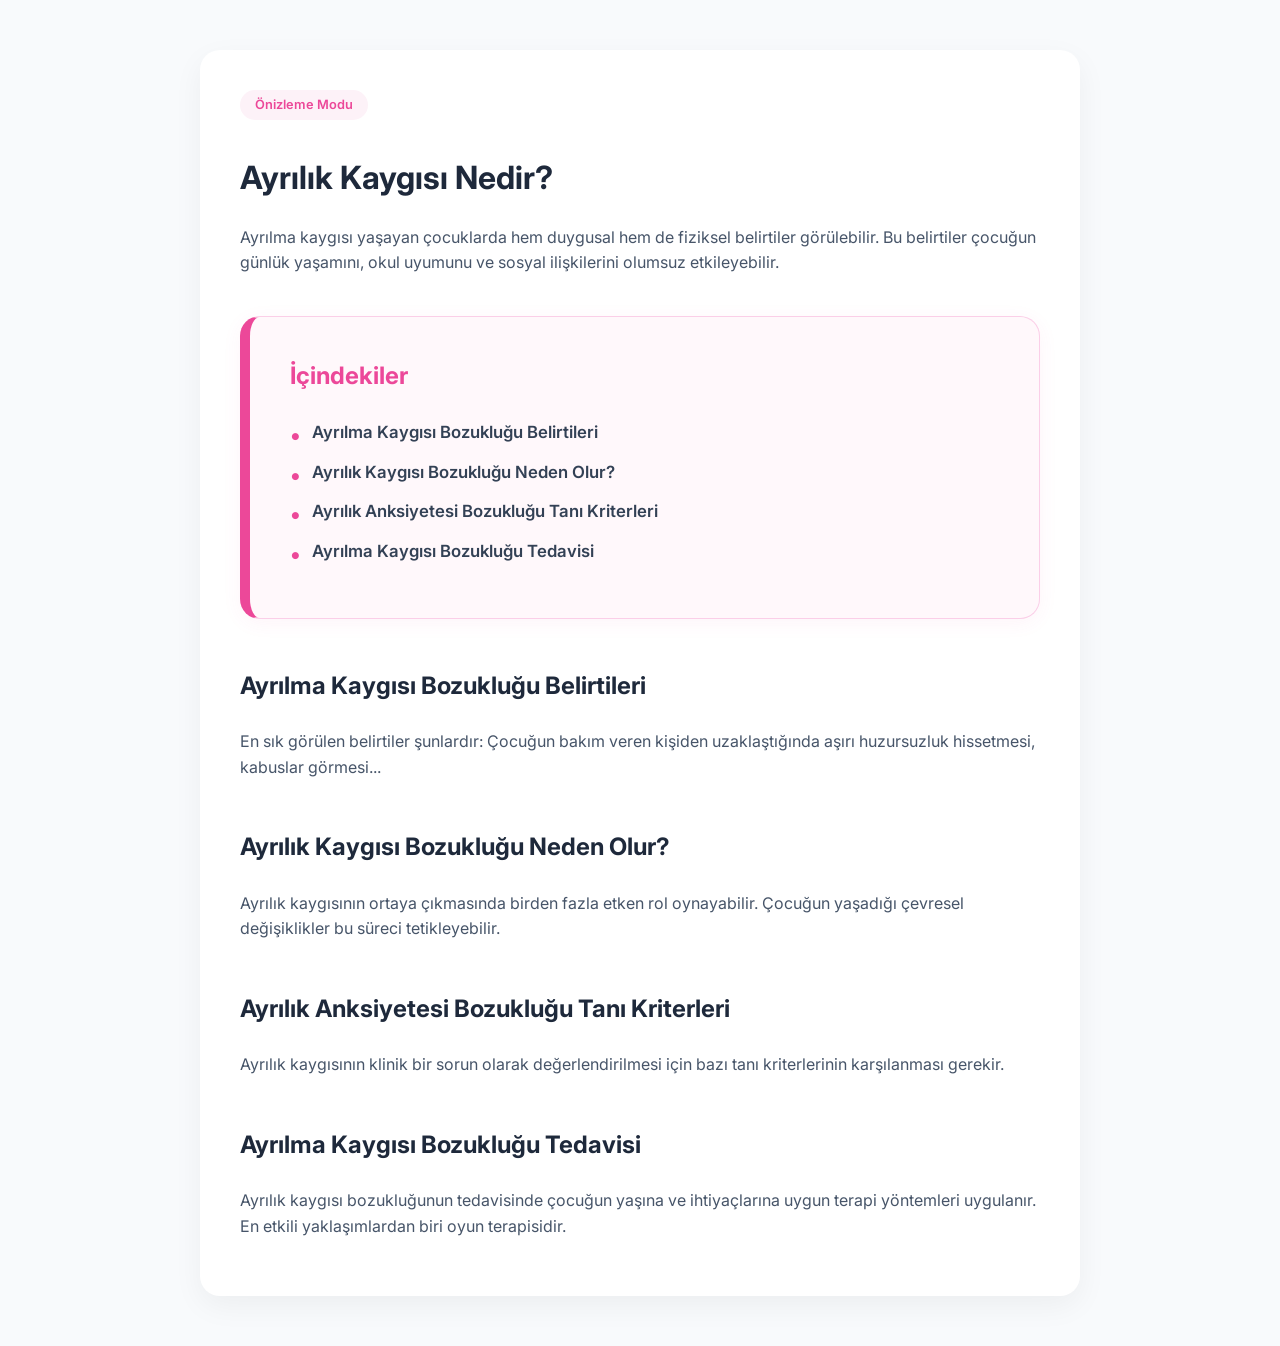
<file: tasarim_onizleme.html>
<!DOCTYPE html>
<html lang="tr">

<head>
    <meta charset="UTF-8">
    <meta name="viewport" content="width=device-width, initial-scale=1.0">
    <title>Tasarım Önizleme - İçindekiler Bölümü</title>
    <link rel="preconnect" href="https://fonts.googleapis.com">
    <link rel="preconnect" href="https://fonts.gstatic.com" crossorigin>
    <link href="https://fonts.googleapis.com/css2?family=Inter:wght@400;600;700;800&display=swap" rel="stylesheet">
    <style>
        :root {
            --primary: #ec4899;
            --primary-dark: #db2777;
            --text-dark: #1e293b;
            --text-medium: #475569;
        }

        body {
            font-family: 'Inter', sans-serif;
            background-color: #f8fafc;
            color: var(--text-dark);
            line-height: 1.6;
            margin: 0;
            padding: 50px 20px;
        }

        .container {
            max-width: 800px;
            margin: 0 auto;
            background: white;
            padding: 40px;
            border-radius: 20px;
            box-shadow: 0 10px 30px rgba(0, 0, 0, 0.05);
        }

        /* GÜNCELLENEN TOC STİLLERİ (style.css'den alındı) */
        .toc-container {
            background-color: #fff8fb;
            border: 1px solid #fbcfe8;
            border-left: 10px solid #ec4899;
            border-radius: 20px;
            padding: 2.5rem;
            margin: 2.5rem 0;
            box-shadow: 0 4px 20px rgba(236, 72, 153, 0.06);
        }

        .toc-title {
            color: #ec4899;
            font-size: 1.5rem;
            font-weight: 700;
            margin-bottom: 1.5rem;
            margin-top: 0;
        }

        .toc-list {
            list-style: none;
            padding: 0;
            margin: 0;
        }

        .toc-list li {
            position: relative;
            padding-left: 1.4rem;
            margin-bottom: 0.8rem;
            font-size: 1.05rem;
            color: #334155;
            font-weight: 600;
        }

        .toc-list li::before {
            content: "•";
            color: #ec4899;
            font-size: 1.4rem;
            position: absolute;
            left: 0;
            top: -2px;
        }

        .toc-list a {
            color: inherit;
            text-decoration: none;
            transition: all 0.3s ease;
        }

        .toc-list a:hover {
            color: #ec4899;
        }

        h2 {
            color: #1e293b;
            margin-top: 3rem;
            margin-bottom: 1.5rem;
            scroll-margin-top: 100px;
        }

        p {
            margin-bottom: 1rem;
            color: var(--text-medium);
        }

        .badge {
            display: inline-block;
            background: #fdf2f8;
            color: #ec4899;
            padding: 5px 15px;
            border-radius: 20px;
            font-weight: 600;
            font-size: 0.8rem;
            margin-bottom: 10px;
        }
    </style>
</head>

<body>

    <div class="container">
        <div class="badge">Önizleme Modu</div>
        <h1>Ayrılık Kaygısı Nedir?</h1>

        <p>Ayrılma kaygısı yaşayan çocuklarda hem duygusal hem de fiziksel belirtiler görülebilir. Bu belirtiler çocuğun
            günlük yaşamını, okul uyumunu ve sosyal ilişkilerini olumsuz etkileyebilir.</p>

        <!-- YENİ İÇİNDEKİLER BÖLÜMÜ -->
        <div class="toc-container">
            <div class="toc-title">İçindekiler</div>
            <ul class="toc-list">
                <li><a href="#belirtiler">Ayrılma Kaygısı Bozukluğu Belirtileri</a></li>
                <li><a href="#nedenleri">Ayrılık Kaygısı Bozukluğu Neden Olur?</a></li>
                <li><a href="#tani-kriterleri">Ayrılık Anksiyetesi Bozukluğu Tanı Kriterleri</a></li>
                <li><a href="#tedavisi">Ayrılma Kaygısı Bozukluğu Tedavisi</a></li>
            </ul>
        </div>

        <h2 id="belirtiler">Ayrılma Kaygısı Bozukluğu Belirtileri</h2>
        <p>En sık görülen belirtiler şunlardır: Çocuğun bakım veren kişiden uzaklaştığında aşırı huzursuzluk hissetmesi,
            kabuslar görmesi...</p>

        <h2 id="nedenleri">Ayrılık Kaygısı Bozukluğu Neden Olur?</h2>
        <p>Ayrılık kaygısının ortaya çıkmasında birden fazla etken rol oynayabilir. Çocuğun yaşadığı çevresel
            değişiklikler bu süreci tetikleyebilir.</p>

        <h2 id="tani-kriterleri">Ayrılık Anksiyetesi Bozukluğu Tanı Kriterleri</h2>
        <p>Ayrılık kaygısının klinik bir sorun olarak değerlendirilmesi için bazı tanı kriterlerinin karşılanması
            gerekir.</p>

        <h2 id="tedavisi">Ayrılma Kaygısı Bozukluğu Tedavisi</h2>
        <p>Ayrılık kaygısı bozukluğunun tedavisinde çocuğun yaşına ve ihtiyaçlarına uygun terapi yöntemleri uygulanır.
            En etkili yaklaşımlardan biri oyun terapisidir.</p>
    </div>

</body>

</html>
</file>
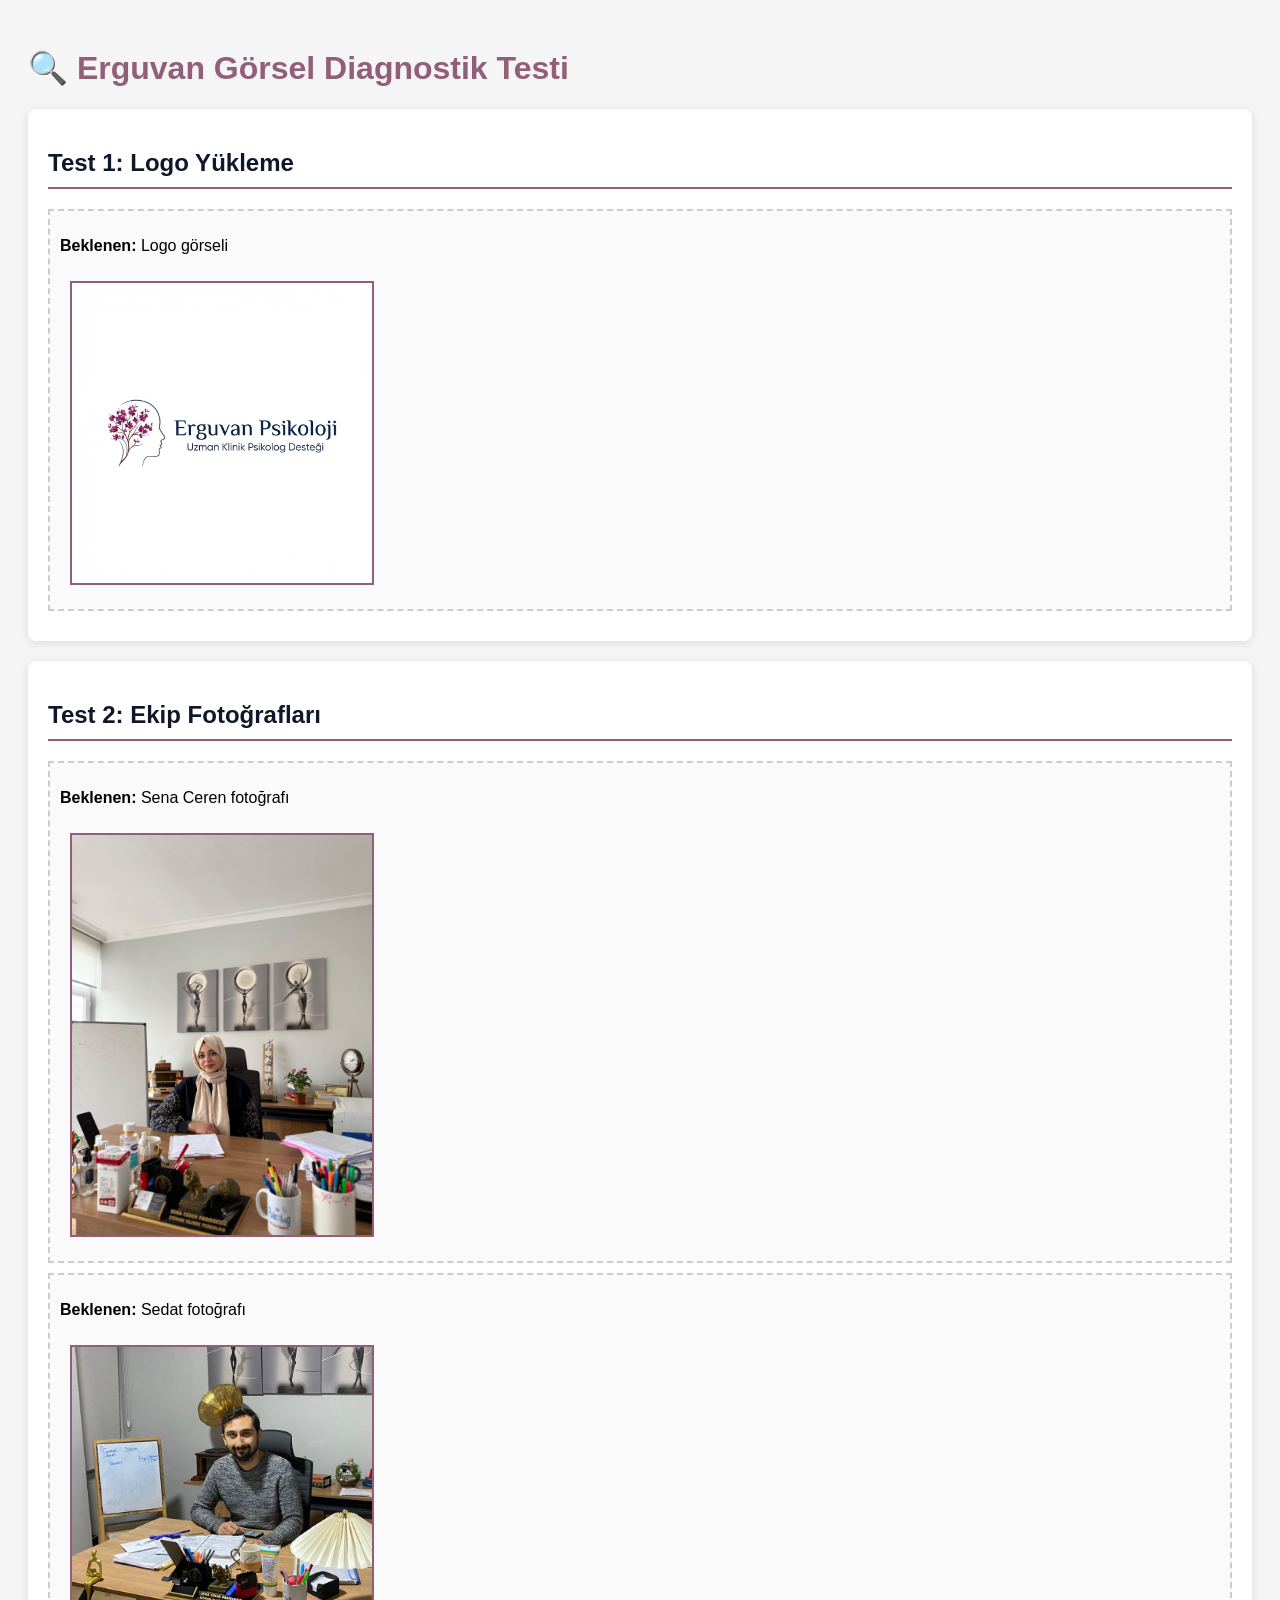
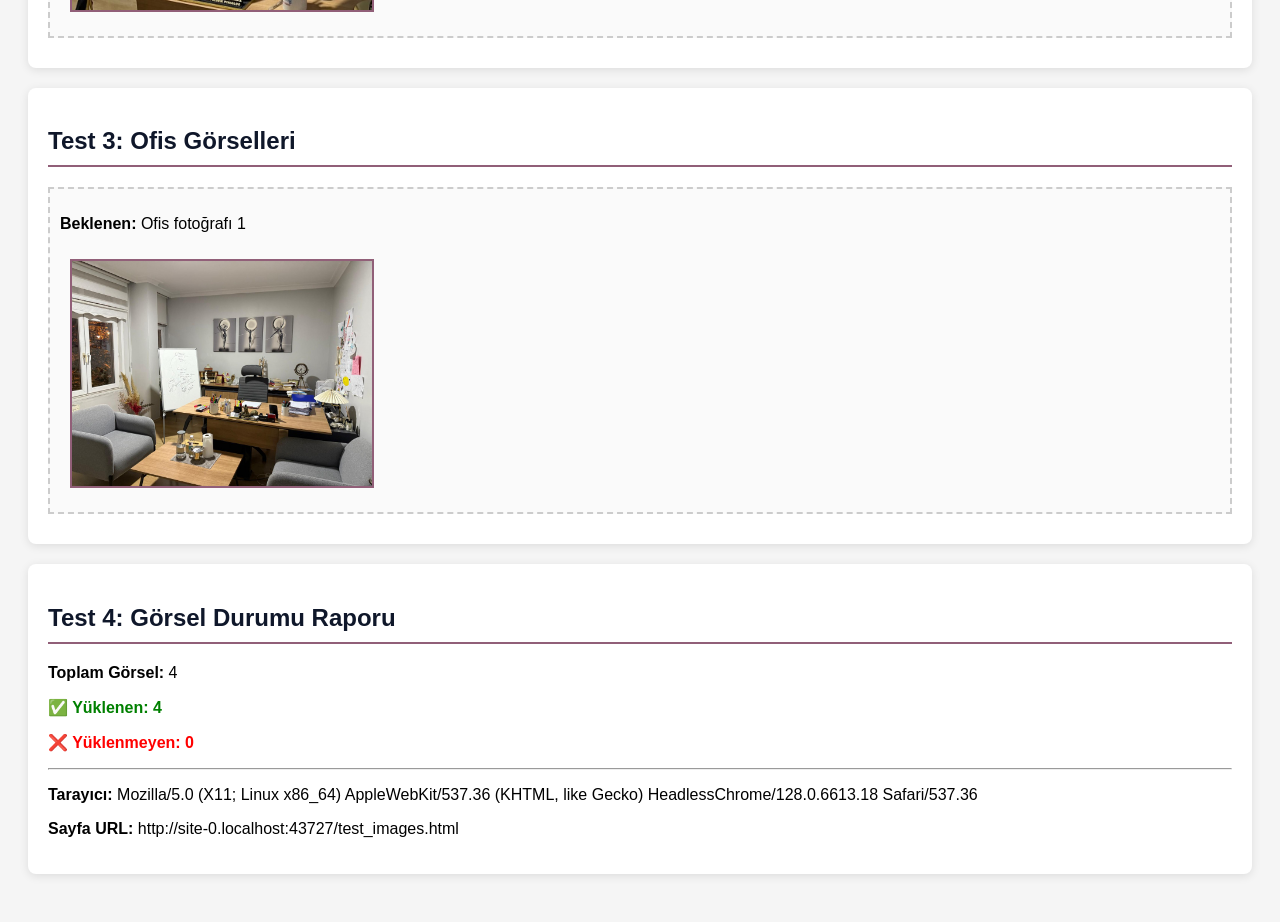
<file: test_images.html>
<!DOCTYPE html>
<html lang="tr">
<head>
    <meta charset="UTF-8">
    <meta name="viewport" content="width=device-width, initial-scale=1.0">
    <title>Görsel Test Sayfası</title>
    <style>
        body {
            font-family: Arial, sans-serif;
            padding: 20px;
            background: #f5f5f5;
        }
        .test-section {
            background: white;
            padding: 20px;
            margin: 20px 0;
            border-radius: 8px;
            box-shadow: 0 2px 10px rgba(0,0,0,0.1);
        }
        h1 { color: #915F78; }
        h2 { color: #0F172A; border-bottom: 2px solid #915F78; padding-bottom: 10px; }
        .image-test {
            border: 2px dashed #ccc;
            padding: 10px;
            margin: 10px 0;
            background: #fafafa;
        }
        .success { color: green; font-weight: bold; }
        .error { color: red; font-weight: bold; }
        img {
            max-width: 300px;
            border: 2px solid #915F78;
            margin: 10px;
        }
    </style>
</head>
<body>
    <h1>🔍 Erguvan Görsel Diagnostik Testi</h1>
    
    <div class="test-section">
        <h2>Test 1: Logo Yükleme</h2>
        <div class="image-test">
            <p><strong>Beklenen:</strong> Logo görseli</p>
            <img src="assets/images/logo2026.png" alt="Logo Test" onerror="this.style.border='3px solid red'; this.outerHTML += '<p class=error>❌ Logo yüklenemedi!</p>'">
        </div>
    </div>

    <div class="test-section">
        <h2>Test 2: Ekip Fotoğrafları</h2>
        <div class="image-test">
            <p><strong>Beklenen:</strong> Sena Ceren fotoğrafı</p>
            <img src="assets/images/team/sena.jpg" alt="Sena Test" onerror="this.style.border='3px solid red'; this.outerHTML += '<p class=error>❌ Sena fotoğrafı yüklenemedi!</p>'">
        </div>
        <div class="image-test">
            <p><strong>Beklenen:</strong> Sedat fotoğrafı</p>
            <img src="assets/images/team/sedat.jpg" alt="Sedat Test" onerror="this.style.border='3px solid red'; this.outerHTML += '<p class=error>❌ Sedat fotoğrafı yüklenemedi!</p>'">
        </div>
    </div>

    <div class="test-section">
        <h2>Test 3: Ofis Görselleri</h2>
        <div class="image-test">
            <p><strong>Beklenen:</strong> Ofis fotoğrafı 1</p>
            <img src="assets/images/office/ofis-1.jpg" alt="Ofis 1 Test" onerror="this.style.border='3px solid red'; this.outerHTML += '<p class=error>❌ Ofis-1 fotoğrafı yüklenemedi!</p>'">
        </div>
    </div>

    <div class="test-section">
        <h2>Test 4: Görsel Durumu Raporu</h2>
        <div id="report"></div>
    </div>

    <script>
        // Görsel yükleme durumunu kontrol et
        window.addEventListener('load', function() {
            const images = document.querySelectorAll('img');
            let loadedCount = 0;
            let failedCount = 0;
            
            images.forEach(img => {
                if (img.complete && img.naturalHeight !== 0) {
                    loadedCount++;
                } else {
                    failedCount++;
                }
            });
            
            const report = document.getElementById('report');
            report.innerHTML = `
                <p><strong>Toplam Görsel:</strong> ${images.length}</p>
                <p class="success">✅ Yüklenen: ${loadedCount}</p>
                <p class="error">❌ Yüklenmeyen: ${failedCount}</p>
                <hr>
                <p><strong>Tarayıcı:</strong> ${navigator.userAgent}</p>
                <p><strong>Sayfa URL:</strong> ${window.location.href}</p>
            `;
        });
    </script>
</body>
</html>
</file>
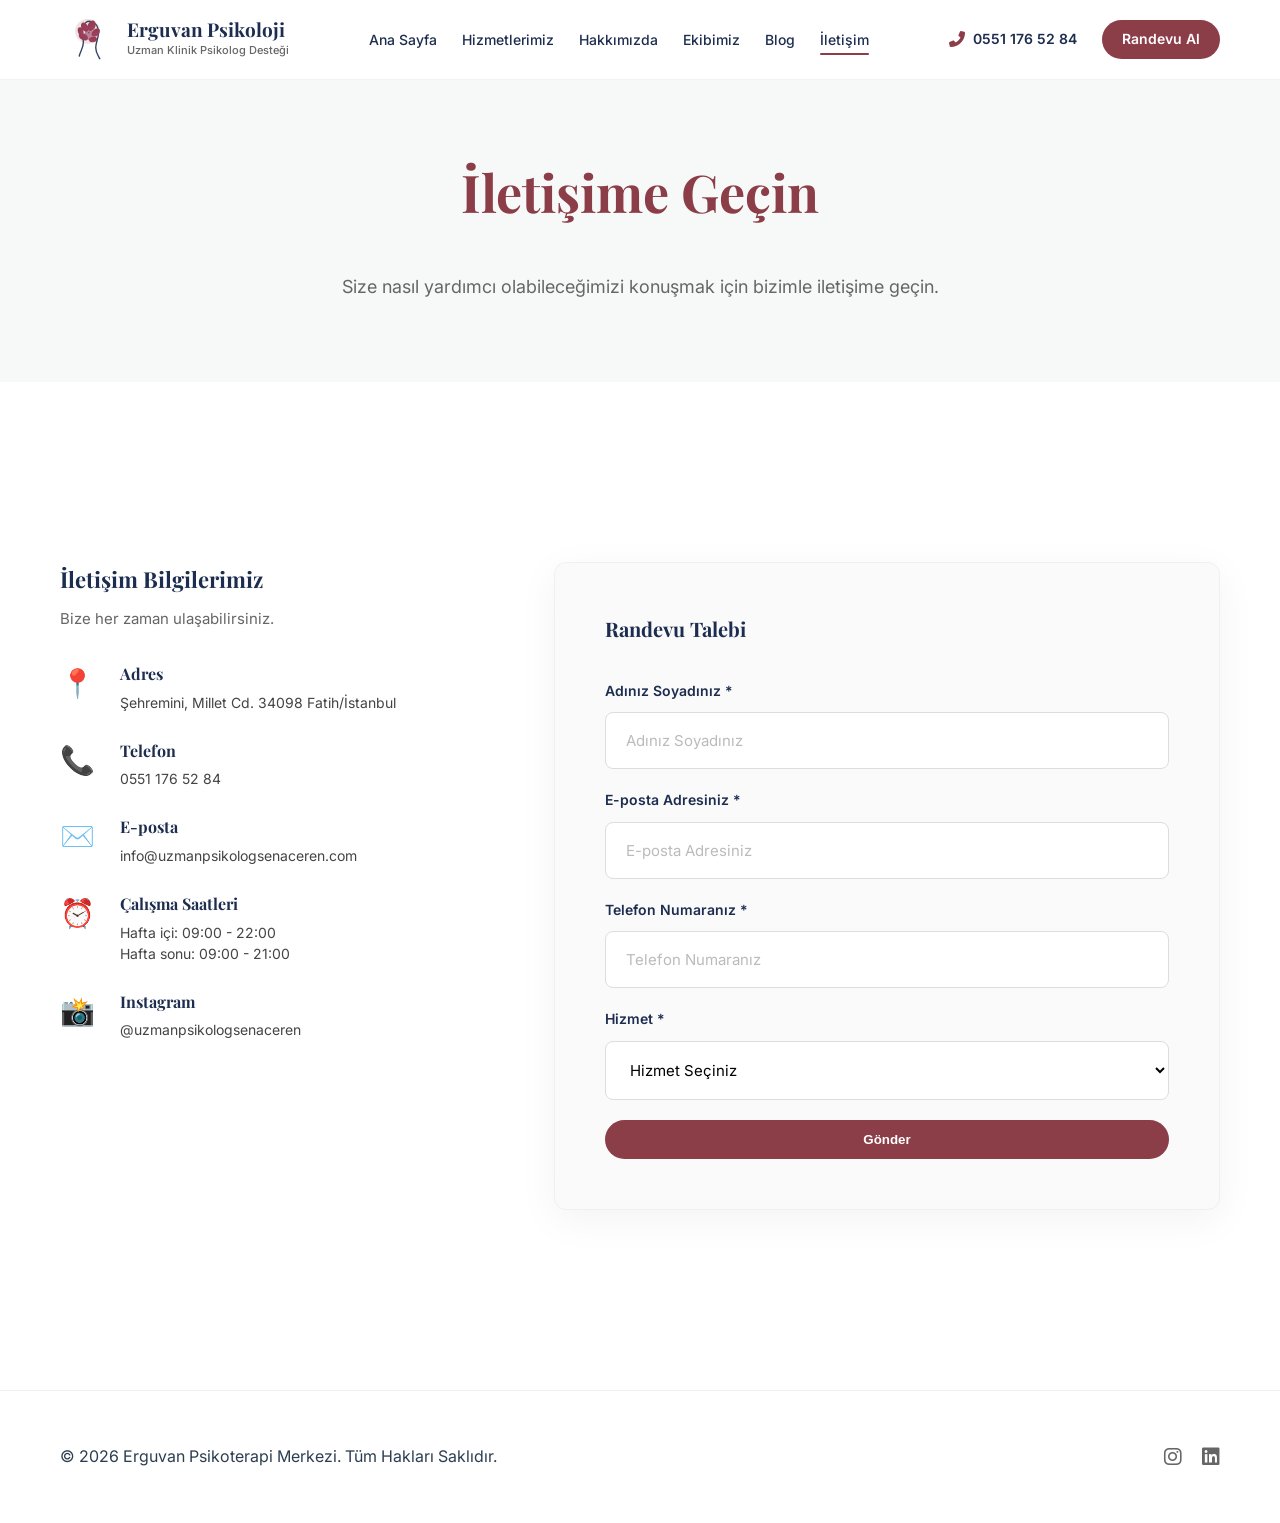
<file: ERGUVAN PSİKOTERAPİ MERKEZİ/iletisim.html>
<!DOCTYPE html>
<html lang="tr">

<head>
    <meta charset="UTF-8">
    <meta name="viewport" content="width=device-width, initial-scale=1.0">
    <title>İletişim | Erguvan Psikoterapi Merkezi</title>
    <link rel="preconnect" href="https://fonts.googleapis.com">
    <link rel="preconnect" href="https://fonts.gstatic.com" crossorigin>
    <link
        href="https://fonts.googleapis.com/css2?family=Inter:wght@400;600&family=Playfair+Display:wght@700&display=swap"
        rel="stylesheet">
    <link rel="stylesheet" href="https://cdnjs.cloudflare.com/ajax/libs/font-awesome/6.0.0/css/all.min.css">
    <link rel="stylesheet" href="css/style.css">
</head>

<body>

    <header class="scrolled">
        <div class="container nav-container">
            <!-- Sol: Logo ve Kurum Adı -->
            <div class="logo">
                <a href="index.html">
                    <img src="assets/images/logo.svg" alt="Erguvan Psikoloji Logo" class="header-logo">
                    <div class="logo-text">
                        <span class="name">Erguvan Psikoloji</span>
                        <span class="small">Uzman Klinik Psikolog Desteği</span>
                    </div>
                </a>
            </div>

            <!-- Orta: Ana Menü -->
            <nav class="main-nav">
                <ul class="nav-links">
                    <li><a href="index.html">Ana Sayfa</a></li>
                    <li><a href="index.html#hizmetler">Hizmetlerimiz</a></li>
                    <li><a href="index.html#hakkimizda">Hakkımızda</a></li>
                    <li><a href="index.html#ekibimiz">Ekibimiz</a></li>
                    <li><a href="index.html#blog">Blog</a></li>
                    <li><a href="iletisim.html" class="active">İletişim</a></li>
                </ul>
            </nav>

            <!-- Sağ: Randevu Al ve Telefon -->
            <div class="header-right">
                <a href="tel:05511765284" class="header-phone">
                    <i class="fas fa-phone-alt"></i>
                    <span>0551 176 52 84</span>
                </a>
                <a href="#randevu" class="btn btn-primary btn-sm">Randevu Al</a>
                <div class="mobile-toggle" style="display: none;">
                    <i class="fas fa-bars"></i>
                </div>
            </div>
        </div>
    </header>

    <section class="contact-hero">
        <div class="container text-center reveal">
            <h1>İletişime Geçin</h1>
            <p>Size nasıl yardımcı olabileceğimizi konuşmak için bizimle iletişime geçin.</p>
        </div>
    </section>

    <section id="randevu" class="contact-page">
        <div class="container">
            <div class="contact-grid">
                <!-- Sol Taraf: Bilgiler -->
                <div class="contact-info reveal">
                    <h3>İletişim Bilgilerimiz</h3>
                    <span class="subtitle">Bize her zaman ulaşabilirsiniz.</span>

                    <div class="info-card">
                        <span class="icon-img">📍</span>
                        <div>
                            <h4>Adres</h4>
                            <p>Şehremini, Millet Cd. 34098 Fatih/İstanbul</p>
                        </div>
                    </div>
                    <div class="info-card">
                        <span class="icon-img">📞</span>
                        <div>
                            <h4>Telefon</h4>
                            <p>0551 176 52 84</p>
                        </div>
                    </div>
                    <div class="info-card">
                        <span class="icon-img">✉️</span>
                        <div>
                            <h4>E-posta</h4>
                            <p>info@uzmanpsikologsenaceren.com</p>
                        </div>
                    </div>
                    <div class="info-card">
                        <span class="icon-img">⏰</span>
                        <div>
                            <h4>Çalışma Saatleri</h4>
                            <p>Hafta içi: 09:00 - 22:00<br>Hafta sonu: 09:00 - 21:00</p>
                        </div>
                    </div>
                    <div class="info-card">
                        <span class="icon-img">📸</span>
                        <div>
                            <h4>Instagram</h4>
                            <p>@uzmanpsikologsenaceren</p>
                        </div>
                    </div>
                </div>

                <!-- Sağ Taraf: Form -->
                <div class="contact-form-container reveal">
                    <h3>Randevu Talebi</h3>
                    <form action="#" class="appointment-form">
                        <div class="form-group">
                            <label>Adınız Soyadınız *</label>
                            <input type="text" placeholder="Adınız Soyadınız" required>
                        </div>
                        <div class="form-group">
                            <label>E-posta Adresiniz *</label>
                            <input type="email" placeholder="E-posta Adresiniz" required>
                        </div>
                        <div class="form-group">
                            <label>Telefon Numaranız *</label>
                            <input type="tel" placeholder="Telefon Numaranız" required>
                        </div>
                        <div class="form-group">
                            <label>Hizmet *</label>
                            <select required>
                                <option value="" disabled selected>Hizmet Seçiniz</option>
                                <option value="bireysel">Bireysel Terapi</option>
                                <option value="cift">Çift ve Aile Terapisi</option>
                                <option value="cocuk">Çocuk ve Ergen Terapisi</option>
                                <option value="emdr">EMDR Terapisi</option>
                            </select>
                        </div>
                        <button type="submit" class="btn btn-primary w-100">Gönder</button>
                    </form>
                </div>
            </div>
        </div>
    </section>

    <footer>
        <div class="container">
            <div class="footer-bottom">
                <p>&copy; 2026 Erguvan Psikoterapi Merkezi. Tüm Hakları Saklıdır.</p>
                <div class="social-links">
                    <a href="#"><i class="fab fa-instagram"></i></a>
                    <a href="#"><i class="fab fa-linkedin"></i></a>
                </div>
            </div>
        </div>
    </footer>

    <script src="js/script.js"></script>
</body>

</html>
</file>
<file: modern_v3/assets/css/style.css>
﻿:root {
    --font-heading: 'Prata', serif;
    --font-heading-fallback: 'Times New Roman', serif;
    /* Prata Fallback */
    --font-body: 'Montserrat', sans-serif;
    --font-body-fallback: 'Arial', sans-serif;
    /* Montserrat Fallback */
    --primary: #ec4899;
    --primary-dark: #db2777;
    --primary-light: #f472b6;
    --secondary: #f9a8d4;
    --accent: #fce7f3;
    --success: #10b981;
    --text-dark: #1e293b;
    --text-medium: #475569;
    --text-light: #64748b;
    --bg-white: #ffffff;
    --bg-light: #fdf2f8;
    --bg-gray: #fce7f3;
    --border: #fbcfe8;
    --shadow-sm: 0 1px 3px rgba(236, 72, 153, 0.1);
    --shadow: 0 10px 30px rgba(236, 72, 153, 0.15);
    --shadow-lg: 0 20px 60px rgba(236, 72, 153, 0.2);
    --radius: 16px;
    --radius-sm: 8px;
    --transition: all 0.3s cubic-bezier(0.4, 0, 0.2, 1);
}

/* Font Metric Overrides to Match Prata & Montserrat */
@font-face {
    font-family: 'Prata Fallback';
    src: local('Times New Roman');
    ascent-override: 95%;
    descent-override: 20%;
    line-gap-override: 0%;
    size-adjust: 100%;
}

@font-face {
    font-family: 'Montserrat Fallback';
    src: local('Arial');
    ascent-override: 90%;
    descent-override: 25%;
    line-gap-override: 0%;
    size-adjust: 98%;
}

:root {
    --font-heading: 'Prata', 'Prata Fallback', serif;
    --font-body: 'Montserrat', 'Montserrat Fallback', sans-serif;
}


* {
    margin: 0;
    padding: 0;
    box-sizing: border-box;
}

body {
    font-family: var(--font-body), -apple-system, BlinkMacSystemFont, 'Segoe UI', sans-serif;
    color: var(--text-dark);
    line-height: 1.6;
    background-color: var(--bg-white);
    overflow-x: hidden;
    font-size: 0.9rem;
    /* Add here as fallback */
}

/* Font display optimization is handled in header.php via preloads */

html {
    scroll-behavior: smooth;
    overflow-x: hidden;
    width: 100%;
}

h1,
h2,
h3,
h4,
h5,
h6 {
    font-weight: 700;
    line-height: 1.2;
    color: var(--text-dark);
}

a {
    text-decoration: none;
    color: inherit;
    transition: var(--transition);
}

img {
    max-width: 100%;
    height: auto;
    display: block;
}

/* Image optimization */
img[loading="lazy"] {
    content-visibility: auto;
}

img[decoding="async"] {
    will-change: contents;
}

.container {
    max-width: 1200px;
    margin: 0 auto;
    padding: 0 1.5rem;
    width: 100%;
    overflow-x: hidden;
}

.section {
    padding: 5rem 0;
}

.bg-light {
    background-color: var(--bg-light);
}

.text-center {
    text-align: center;
}

.header {
    position: fixed;
    top: 0;
    left: 0;
    width: 100%;
    height: 90px;
    /* Fixed Height for CLS - Synced with Header.php */
    background: rgba(255, 255, 255, 0.95);
    backdrop-filter: blur(10px);
    z-index: 1000;
    box-shadow: 0 1px 3px rgba(0, 0, 0, 0.05);
    contain: layout style paint;
    will-change: transform;
}

.nav {
    display: flex;
    justify-content: space-between;
    align-items: center;
    padding: 1rem 0;
}

.logo {
    display: flex;
    align-items: center;
    gap: 0.5rem;
    font-size: 1.125rem;
    font-weight: 700;
    color: var(--text-dark);
}

.logo-image {
    height: 85px;
    width: auto;
    object-fit: contain;
    max-width: 230px;
}

.logo-icon {
    font-size: 1.75rem;
}

.nav-menu {
    display: flex;
    align-items: center;
    gap: 2rem;
    position: relative;
}

.nav-link {
    font-weight: 500;
    color: var(--text-dark);
    transition: var(--transition);
}

.nav-link:hover,
.nav-link.active {
    color: var(--primary-dark);
}

.nav-toggle {
    display: none;
    flex-direction: column;
    gap: 0.25rem;
    background: none;
    border: none;
    cursor: pointer;
    padding: 0.5rem;
    position: relative;
    z-index: 1001;
}

.nav-toggle span {
    width: 25px;
    height: 2px;
    background: var(--text-dark);
    transition: var(--transition);
    display: block;
}

.btn {
    display: inline-flex;
    align-items: center;
    justify-content: center;
    padding: 0.75rem 1.5rem;
    border-radius: var(--radius-sm);
    font-weight: 600;
    cursor: pointer;
    transition: var(--transition);
    border: none;
    text-align: center;
}

.btn-primary {
    background: linear-gradient(135deg, var(--primary), var(--secondary));
    color: white;
}

.btn-primary:hover {
    transform: translateY(-2px);
    box-shadow: 0 10px 25px rgba(236, 72, 153, 0.4);
}

.btn-secondary {
    background: var(--bg-white);
    color: var(--primary-dark);
    border: 2px solid var(--primary-dark);
}

.btn-secondary:hover {
    background: var(--primary-dark);
    color: white;
}

.btn-lg {
    padding: 1rem 2rem;
    font-size: 0.95rem;
}

.btn-sm {
    padding: 0.5rem 1rem;
    font-size: 0.8rem;
}

.btn-block {
    width: 100%;
}

.hero {
    position: relative;
    min-height: 85vh;
    /* Fallback */
    min-height: 85svh;
    /* Modern mobile viewport */
    display: flex;
    align-items: center;
    padding-top: 90px;
    background: linear-gradient(135deg, #fdf2f8 0%, #fce7f3 100%);
    overflow: hidden;
    box-sizing: border-box;
    contain: layout style;
}

.hero-bg {
    position: absolute;
    top: 0;
    left: 0;
    width: 100%;
    height: 100%;
    background: linear-gradient(135deg, #fdf2f8 0%, #fce7f3 100%);
    z-index: -1;
}

.hero-bg::before {
    content: '';
    position: absolute;
    top: -50%;
    right: -20%;
    width: 600px;
    height: 600px;
    background: radial-gradient(circle, rgba(236, 72, 153, 0.15), transparent);
    border-radius: 50%;
    animation: float 20s infinite;
}

@keyframes float {

    0%,
    100% {
        transform: translate(0, 0) rotate(0deg);
    }

    50% {
        transform: translate(30px, -30px) rotate(180deg);
    }
}

.hero-content {
    display: grid;
    grid-template-columns: 1fr 1fr;
    gap: 4rem;
    align-items: center;
}

.hero-title {
    font-size: clamp(1.75rem, 5vw, 2.5rem);
    margin-bottom: 1.5rem;
    font-family: var(--font-heading), serif;
}

.gradient-text {
    color: var(--primary);
}

.hero-description {
    font-size: clamp(0.875rem, 2vw, 1rem);
    color: var(--text-medium);
    margin-bottom: 2rem;
    line-height: 1.8;
}

.hero-buttons {
    display: flex;
    gap: 1rem;
    margin-bottom: 3rem;
}

.hero-stats {
    display: flex;
    gap: 3rem;
}

.stat {
    text-align: center;
}

.stat-number {
    font-size: clamp(1.5rem, 4vw, 2rem);
    font-weight: 700;
    color: var(--primary);
}

.stat-label {
    font-size: clamp(0.75rem, 1.75vw, 0.8rem);
    color: var(--text-light);
    margin-top: 0.5rem;
}

.hero-image-wrapper {
    position: relative;
    animation: fadeInUp 1s ease;
    contain: layout style paint;
}

.hero-image-wrapper img {
    width: 100%;
    max-width: 600px;
    height: auto;
    aspect-ratio: 600 / 411;
    /* Reserve exact space */
    border-radius: var(--radius);
    box-shadow: var(--shadow-lg);
    object-fit: cover;
}

.floating {
    animation: floating 3s ease-in-out infinite;
    will-change: transform;
    content-visibility: auto;
}

@keyframes floating {

    0%,
    100% {
        transform: translateY(0);
    }

    50% {
        transform: translateY(-20px);
    }
}

@keyframes fadeInUp {
    from {
        opacity: 0;
        transform: translateY(30px);
    }

    to {
        opacity: 1;
        transform: translateY(0);
    }
}

.hero-badge {
    position: absolute;
    bottom: 2rem;
    right: -1rem;
    background: white;
    padding: 1rem 1.5rem;
    border-radius: var(--radius-sm);
    box-shadow: var(--shadow);
    display: flex;
    align-items: center;
    gap: 0.5rem;
    animation: fadeInRight 1s ease 0.5s both;
}

@keyframes fadeInRight {
    from {
        opacity: 0;
        transform: translateX(-30px);
    }

    to {
        opacity: 1;
        transform: translateX(0);
    }
}

/* Hero Slider Styles */
/* Hero Slider Styles - Grid Stack for CLS Stability */
.hero-slider {
    display: grid;
    grid-template-columns: 1fr;
    grid-template-rows: 1fr;
    /* Stack on top of each other */
    width: 100%;
    min-height: 85vh;
    /* Fallback */
    min-height: 85svh;
    /* Modern mobile viewport */
}

.hero-slide {
    grid-area: 1 / 1;
    width: 100%;
    opacity: 0;
    visibility: hidden;
    transition: opacity 0.6s ease-in-out;
    z-index: 1;
}

.hero-slide.active {
    opacity: 1;
    visibility: visible;
    z-index: 2;
    position: relative;
    display: flex !important;
    /* Force flex for alignment */
    align-items: center;
    /* Center vertically */
    height: 100%;
    /* Full height */
}

/* Static Hero Styles (v25 - No Slider) */
.hero-static {
    width: 100%;
    height: 100%;
    min-height: 85vh;
    /* Fallback */
    min-height: 85svh;
    /* Modern */
    display: flex;
    align-items: center;
    position: relative;
    z-index: 1;
}

.hero-image-wrapper {
    background: #fdf2f8;
    border-radius: var(--radius);
    overflow: hidden;
    aspect-ratio: 600 / 411;
    will-change: transform;
}

/* Removed: .slider-controls, .hero-slider, .progress-bar related styles */

.badge-icon {
    width: 24px;
    height: 24px;
    background: var(--success);
    color: white;
    border-radius: 50%;
    display: flex;
    align-items: center;
    justify-content: center;
    font-weight: 700;
}

.section-header {
    text-align: center;
    max-width: 700px;
    margin: 0 auto 2.5rem;
}

.section-title {
    font-size: clamp(1.5rem, 4vw, 2rem);
    margin-bottom: 1rem;
    font-family: var(--font-heading), serif;
}

.section-description {
    font-size: clamp(0.875rem, 2vw, 0.95rem);
    color: var(--text-medium);
}

.services-grid {
    display: grid;
    grid-template-columns: repeat(auto-fit, minmax(280px, 1fr));
    gap: 2rem;
    min-height: 200px;
    /* CLS Fix: Prevent collapse */
    content-visibility: auto;
}

.service-card {
    position: relative;
    background: #fff0f5;
    /* Lavender Blush - Estetik Pembe */
    padding: 2.5rem;
    border-radius: 24px;
    /* Daha yumu�ak k��eler */
    box-shadow: 0 4px 6px rgba(236, 72, 153, 0.05);
    transition: all 0.4s cubic-bezier(0.4, 0, 0.2, 1);
    border: 1px solid #fbcfe8;
    /* �nce pembe kenarl�k */
    contain: layout style paint;
}

.service-card:hover {
    transform: translateY(-8px);
    box-shadow: 0 15px 30px rgba(236, 72, 153, 0.15);
    border-color: var(--primary);
    background: #fff5f9;
}

.service-card.featured {
    background: linear-gradient(135deg, #ec4899, #f472b6);
    color: white;
    border: none;
    box-shadow: 0 10px 25px rgba(236, 72, 153, 0.3);
}

.service-card.featured h3,
.service-card.featured p {
    color: white;
}

.service-badge {
    position: absolute;
    top: 1rem;
    right: 1rem;
    background: var(--primary-dark);
    color: white;
    padding: 0.25rem 0.75rem;
    border-radius: 20px;
    font-size: clamp(0.7rem, 1.5vw, 0.75rem);
    font-weight: 700;
    box-shadow: 0 2px 8px rgba(0, 0, 0, 0.15);
}

.service-icon {
    font-size: clamp(2rem, 5vw, 2.5rem);
    margin-bottom: 1.5rem;
    display: flex;
    align-items: center;
    justify-content: center;
    color: var(--primary);
}

.service-icon svg {
    width: 48px;
    height: 48px;
    color: var(--primary);
}

.service-card h3 {
    font-size: clamp(1rem, 2.5vw, 1.25rem);
    margin-bottom: 1rem;
}

.service-card p {
    color: var(--text-medium);
    margin-bottom: 1.5rem;
}

.service-features {
    list-style: none;
}

.service-features li {
    padding: 0.5rem 0;
    color: var(--text-light);
}

.service-card.featured .service-features li {
    color: rgba(255, 255, 255, 0.9);
}

.about-content {
    display: grid;
    grid-template-columns: 1fr 1fr;
    gap: 4rem;
    align-items: center;
}

.about-text {
    background: #ffffff;
    padding: 3rem;
    border-radius: 30px;
    box-shadow: 0 10px 40px rgba(0, 0, 0, 0.03);
    border: 1px solid #fdf2f8;
    position: relative;
    z-index: 2;
}

.about-image {
    position: relative;
}

.rounded-image {
    width: 100%;
    height: auto;
    border-radius: var(--radius);
    box-shadow: var(--shadow-lg);
    object-fit: contain;
    aspect-ratio: 600 / 411;
    /* Enforce ratio to prevent CLS */
}

.about-experience {
    position: absolute;
    bottom: 2rem;
    right: -2rem;
    background: linear-gradient(135deg, var(--primary), var(--secondary));
    color: white;
    padding: 2rem;
    border-radius: var(--radius);
    text-align: center;
    box-shadow: var(--shadow);
}

.experience-number {
    font-size: 2.25rem;
    font-weight: 700;
}

.experience-text {
    font-size: 0.875rem;
    margin-top: 0.5rem;
    line-height: 1.3;
}

.about-subtitle {
    font-size: 1.25rem;
    color: var(--primary);
    margin-bottom: 1.5rem;
}

.about-description {
    color: var(--text-medium);
    margin-bottom: 1.5rem;
    line-height: 1.9;
    font-size: 1.05rem;
    font-weight: 400;
}

.credentials {
    display: flex;
    flex-direction: column;
    gap: 1.5rem;
    margin-top: 2rem;
}

.credential-item {
    display: flex;
    align-items: center;
    gap: 1rem;
}

.credential-icon {
    font-size: 1.5rem;
}

.credential-item strong {
    display: block;
    color: var(--text-dark);
    margin-bottom: 0.25rem;
}

.credential-item p {
    color: var(--text-light);
    font-size: 0.9rem;
}

.blog-grid {
    display: grid;
    grid-template-columns: repeat(auto-fill, minmax(350px, 1fr));
    gap: 2rem;
    min-height: 200px;
    /* CLS Fix: Prevent collapse */
}

.blog-card {
    background: linear-gradient(135deg, #fff5f8 0%, #fdf2f8 100%);
    border-radius: var(--radius);
    overflow: hidden;
    box-shadow: 0 8px 24px -8px rgba(236, 72, 153, 0.12);
    transition: var(--transition);
    contain: layout style paint;
    border: 1px solid #fbcfe8;
}

.blog-card:hover {
    transform: translateY(-10px);
    box-shadow: 0 20px 40px -12px rgba(236, 72, 153, 0.2);
    background: linear-gradient(135deg, #fce7f3 0%, #fbcfe8 100%);
}

.blog-card-image {
    position: relative;
    height: 250px;
    overflow: hidden;
}

.blog-card-image img {
    width: 100%;
    height: 100%;
    object-fit: cover;
    transition: var(--transition);
}

.blog-card:hover .blog-card-image img {
    transform: scale(1.1);
}

.blog-category {
    position: absolute;
    top: 1rem;
    left: 1rem;
    background: linear-gradient(135deg, var(--primary), var(--secondary));
    color: white;
    padding: 0.5rem 1rem;
    border-radius: 20px;
    font-size: 0.85rem;
    font-weight: 600;
}

.blog-category.large {
    font-size: 1rem;
    padding: 0.75rem 1.5rem;
}

.blog-card-content {
    padding: 2rem;
}

.blog-meta {
    display: flex;
    gap: 1rem;
    margin-bottom: 1rem;
    font-size: 0.85rem;
    color: var(--text-light);
}

.blog-card-title {
    font-size: 1.25rem;
    margin-bottom: 1rem;
    line-height: 1.4;
}

.blog-card-excerpt {
    color: var(--text-medium);
    margin-bottom: 1.5rem;
    line-height: 1.6;
}

.blog-read-more {
    color: var(--primary);
    font-weight: 600;
    display: inline-flex;
    align-items: center;
    gap: 0.5rem;
    transition: var(--transition);
}

.blog-read-more:hover {
    gap: 1rem;
}

/* Certificates Section */
.certificates-grid {
    display: grid;
    grid-template-columns: repeat(auto-fill, minmax(280px, 1fr));
    gap: 2rem;
    margin-top: 3rem;
}

.certificate-item {
    position: relative;
    background: linear-gradient(135deg, #fff5f8 0%, #fdf2f8 100%);
    border-radius: var(--radius);
    overflow: hidden;
    box-shadow: 0 8px 20px -8px rgba(236, 72, 153, 0.12);
    transition: var(--transition);
    border: 1px solid #fbcfe8;
}

.certificate-item:hover {
    transform: translateY(-5px);
    box-shadow: 0 16px 32px -8px rgba(236, 72, 153, 0.2);
    border-color: #f9a8d4;
}

.certificate-link {
    display: block;
    position: relative;
    overflow: hidden;
    aspect-ratio: 4 / 3;
}

.certificate-image {
    width: 100%;
    height: 100%;
    object-fit: cover;
    transition: var(--transition);
}

.certificate-item:hover .certificate-image {
    transform: scale(1.05);
}

.certificate-overlay {
    position: absolute;
    top: 0;
    left: 0;
    right: 0;
    bottom: 0;
    background: rgba(236, 72, 153, 0.9);
    display: flex;
    align-items: center;
    justify-content: center;
    opacity: 0;
    transition: var(--transition);
    color: white;
}

.certificate-item:hover .certificate-overlay {
    opacity: 1;
}

.certificate-overlay svg {
    width: 48px;
    height: 48px;
}

.hidden-certificate {
    animation: fadeIn 0.5s ease-in;
}

@keyframes fadeIn {
    from {
        opacity: 0;
        transform: translateY(20px);
    }

    to {
        opacity: 1;
        transform: translateY(0);
    }
}

.contact-content {
    display: grid;
    grid-template-columns: 1fr 1.5fr;
    gap: 4rem;
}

.contact-info {
    display: flex;
    flex-direction: column;
    gap: 2rem;
}

.contact-item {
    display: flex;
    gap: 1.5rem;
}

.contact-icon {
    font-size: 1.5rem;
    min-width: 50px;
}

.contact-item h4 {
    margin-bottom: 0.5rem;
}

.contact-item p {
    color: var(--text-medium);
    margin-bottom: 0.25rem;
}

.contact-item p a,
.contact-item small a {
    color: inherit;
    text-decoration: none;
    transition: var(--transition);
}

.contact-item p a:hover,
.contact-item small a:hover {
    color: var(--primary);
    text-decoration: underline;
}

.contact-item small {
    color: var(--text-light);
    font-size: 0.85rem;
}

.contact-form-wrapper {
    background: white;
    padding: 2.5rem;
    border-radius: var(--radius);
    box-shadow: var(--shadow);
}

.contact-form-wrapper h3 {
    margin-bottom: 1.5rem;
}

.form-group {
    margin-bottom: 1.5rem;
}

.form-group label {
    display: block;
    margin-bottom: 0.5rem;
    font-weight: 500;
    color: var(--text-dark);
    font-size: 0.875rem;
}

.form-group input,
.form-group select,
.form-group textarea {
    width: 100%;
    padding: 1rem;
    border: 2px solid var(--border);
    border-radius: var(--radius-sm);
    font-family: inherit;
    font-size: 0.9rem;
    transition: var(--transition);
}

.form-group input:focus,
.form-group select:focus,
.form-group textarea:focus {
    outline: none;
    border-color: var(--primary);
}

.form-note {
    margin-top: 1rem;
    font-size: 0.85rem;
    color: var(--text-light);
    text-align: center;
}

.footer {
    background: var(--text-dark);
    color: white;
    padding: 4rem 0 2rem;
}

.footer-content {
    display: grid;
    grid-template-columns: repeat(4, 1fr);
    gap: 3rem;
    margin-bottom: 3rem;
    overflow: hidden;
    word-wrap: break-word;
}

.footer-col {
    min-width: 0;
    overflow: hidden;
    word-wrap: break-word;
}

.footer-col h3 {
    color: white;
    margin-bottom: 1rem;
    word-wrap: break-word;
}

.footer-col h4 {
    color: white;
    margin-bottom: 1rem;
    word-wrap: break-word;
}

.footer-col p {
    color: rgba(255, 255, 255, 0.7);
    margin-bottom: 1.5rem;
    word-wrap: break-word;
    overflow-wrap: break-word;
}

.social-links {
    display: flex;
    gap: 1rem;
}

.social-link {
    width: 40px;
    height: 40px;
    background: rgba(255, 255, 255, 0.1);
    border-radius: 50%;
    display: flex;
    align-items: center;
    justify-content: center;
    transition: var(--transition);
    color: rgba(255, 255, 255, 0.8);
}

.social-link svg {
    width: 20px;
    height: 20px;
}

.social-link:hover {
    background: var(--primary);
    color: white;
    transform: translateY(-2px);
}

.footer-links {
    list-style: none;
}

.footer-links li {
    margin-bottom: 0.75rem;
}

.footer-links a {
    color: rgba(255, 255, 255, 0.7);
    transition: var(--transition);
}

.footer-links a:hover {
    color: white;
}

.footer-contact {
    list-style: none;
}

.footer-contact li {
    color: rgba(255, 255, 255, 0.7);
    margin-bottom: 0.75rem;
    display: flex;
    align-items: flex-start;
    line-height: 1.6;
    word-wrap: break-word;
    overflow-wrap: break-word;
}

.footer-contact li svg {
    flex-shrink: 0;
    margin-top: 2px;
    margin-right: 8px;
    color: rgba(255, 255, 255, 0.7);
}

.footer-contact li span {
    flex: 1;
    min-width: 0;
    word-wrap: break-word;
    overflow-wrap: break-word;
    hyphens: auto;
}

.footer-contact li a {
    color: rgba(255, 255, 255, 0.7);
    transition: var(--transition);
    text-decoration: none;
}

.footer-contact li a:hover {
    color: white;
    text-decoration: underline;
}

.footer-contact li a[href*="maps"]:hover {
    color: white;
    text-decoration: underline;
}

.footer-bottom {
    text-align: center;
    padding-top: 2rem;
    border-top: 1px solid rgba(255, 255, 255, 0.1);
    color: rgba(255, 255, 255, 0.5);
}

.page-header {
    padding: 8rem 0 4rem;
    background: linear-gradient(135deg, var(--primary), var(--secondary));
    color: white;
    text-align: center;
}

.page-title {
    font-size: 2.25rem;
    color: white;
    margin-bottom: 1rem;
    font-family: var(--font-heading), serif;
}

.page-description {
    font-size: 1rem;
    color: rgba(255, 255, 255, 0.9);
}

.blog-filter {
    display: flex;
    justify-content: center;
    gap: 1rem;
    margin-bottom: 3rem;
    flex-wrap: wrap;
}

.filter-btn {
    padding: 0.75rem 1.5rem;
    border: 2px solid var(--border);
    background: white;
    color: var(--text-medium);
    border-radius: 25px;
    font-weight: 600;
    cursor: pointer;
    transition: var(--transition);
}

.filter-btn:hover,
.filter-btn.active {
    background: var(--primary);
    color: white;
    border-color: var(--primary);
}

.blog-post-header {
    padding: 8rem 0 3rem;
    background: linear-gradient(135deg, var(--bg-light), var(--bg-white));
    text-align: center;
}

.blog-post-header-content {
    max-width: 800px;
    margin: 0 auto;
}

.back-link {
    display: inline-flex;
    align-items: center;
    color: var(--primary);
    font-weight: 600;
    margin-bottom: 1rem;
}

.back-link:hover {
    gap: 0.5rem;
}

.blog-post-title {
    font-size: 2.25rem;
    margin-bottom: 1.5rem;
    font-family: var(--font-heading), serif;
}

.blog-post-meta {
    display: flex;
    justify-content: center;
    align-items: center;
    gap: 1rem;
    flex-wrap: wrap;
    color: var(--text-light);
}

.author {
    display: flex;
    align-items: center;
    gap: 0.5rem;
    font-weight: 600;
    color: var(--text-dark);
}

.author-avatar {
    width: 40px;
    height: 40px;
    border-radius: 50%;
}

.separator {
    color: var(--text-light);
}

.blog-post-image {
    max-width: 1200px;
    margin: 0 auto 4rem;
}

.blog-post-image img {
    width: 100%;
    height: 500px;
    object-fit: cover;
    border-radius: var(--radius);
    box-shadow: var(--shadow-lg);
}

.blog-post-content {
    padding-bottom: 4rem;
}

.content-wrapper {
    max-width: 800px;
    margin: 0 auto;
}

.content-wrapper h3 {
    font-size: 1.5rem;
    margin: 2.5rem 0 1.5rem;
    color: var(--text-dark);
}

.content-wrapper p {
    color: #2d3748;
    /* Darker for better contrast */
    line-height: 1.8;
    margin-bottom: 1.8rem;
    font-size: 1.1rem;
    /* Larger font */
}

.content-wrapper ul {
    margin: 1.5rem 0;
    padding-left: 2rem;
    line-height: 1.8;
}

.content-wrapper li {
    color: var(--text-medium);
    margin-bottom: 0.75rem;
}

.content-wrapper strong {
    color: var(--primary);
    font-weight: 600;
}

.blog-post-footer {
    max-width: 800px;
    margin: 4rem auto 3rem;
    padding-top: 3rem;
    border-top: 2px solid var(--border);
}

.share-section h4 {
    margin-bottom: 1rem;
}

.share-buttons {
    display: flex;
    gap: 1rem;
    flex-wrap: wrap;
}

.share-btn {
    padding: 0.75rem 1.5rem;
    border-radius: var(--radius-sm);
    font-weight: 600;
    color: white;
    transition: var(--transition);
}

.share-btn.facebook {
    background: #1877f2;
}

.share-btn.twitter {
    background: #1da1f2;
}

.share-btn.whatsapp {
    background: #25d366;
}

.share-btn.linkedin {
    background: #0077b5;
}

.share-btn:hover {
    transform: translateY(-2px);
    box-shadow: var(--shadow);
}

.related-posts {
    margin-top: 4rem;
    padding-top: 4rem;
    border-top: 2px solid var(--border);
}

.related-posts h3 {
    font-size: 1.5rem;
    text-align: center;
    margin-bottom: 3rem;
}

/* Blog Keywords */
.blog-keywords {
    margin-top: 4rem;
    padding-top: 4rem;
    border-top: 2px solid var(--border);
}

.keywords-wrapper {
    background: var(--bg-light);
    padding: 2rem;
    border-radius: var(--radius);
    border: 1px solid var(--border);
}

.keywords-title {
    font-size: 1.125rem;
    font-weight: 600;
    color: var(--text-dark);
    margin-bottom: 1.5rem;
    display: flex;
    align-items: center;
}

.keywords-list {
    display: flex;
    flex-wrap: wrap;
    gap: 0.75rem;
}

.keyword-tag {
    display: inline-block;
    padding: 0.5rem 1rem;
    background: white;
    color: var(--primary);
    border: 1px solid var(--primary);
    border-radius: 50px;
    font-size: 0.875rem;
    font-weight: 500;
    transition: var(--transition);
    cursor: default;
}

.keyword-tag:hover {
    background: var(--primary);
    color: white;
    transform: translateY(-2px);
    box-shadow: 0 4px 12px rgba(236, 72, 153, 0.4);
}

@media (max-width: 768px) {
    .keywords-wrapper {
        padding: 1.5rem;
    }

    .keywords-title {
        font-size: 1rem;
    }

    .keyword-tag {
        font-size: 0.8125rem;
        padding: 0.4rem 0.875rem;
    }
}

@media (max-width: 968px) {
    .hero-badge {
        position: absolute;
        bottom: 30px;
        right: -20px;
        display: flex;
        align-items: center;
        gap: 1rem;
        background: rgba(255, 255, 255, 0.9);
        backdrop-filter: blur(10px);
        padding: 0.8rem 1.2rem;
        border-radius: var(--radius);
        box-shadow: var(--shadow);
        z-index: 2;
        max-width: 250px;
        height: 70px;
        /* Lock height */
    }

    .nav-menu {
        position: fixed;
        top: 0;
        right: -100%;
        width: 300px;
        height: 100vh;
        background: white;
        flex-direction: column;
        padding: 120px 2rem 2rem;
        box-shadow: var(--shadow);
        transition: var(--transition);
        align-items: flex-start;
        z-index: 1100;
        overflow-y: auto;
    }

    .nav-menu.active {
        right: 0;
    }

    .nav-toggle {
        display: flex;
        z-index: 1200;
    }

    .nav-toggle.active span:nth-child(1) {
        transform: rotate(45deg) translate(5px, 5px);
    }

    .nav-toggle.active span:nth-child(2) {
        opacity: 0;
    }

    .nav-toggle.active span:nth-child(3) {
        transform: rotate(-45deg) translate(7px, -6px);
    }

    .hero-content,
    .about-content,
    .contact-content {
        grid-template-columns: 1fr;
        gap: 2rem;
    }

    .hero-title {
        font-size: clamp(1.5rem, 4vw, 2rem);
    }

    .hero-stats {
        gap: 2rem;
    }

    .stat-number {
        font-size: clamp(1.25rem, 3.5vw, 1.75rem);
    }

    .services-grid,
    .blog-grid,
    .certificates-grid {
        grid-template-columns: 1fr;
    }

    .section-title {
        font-size: clamp(1.25rem, 3.5vw, 1.75rem);
    }

    .blog-post-title {
        font-size: clamp(1.5rem, 3.5vw, 1.75rem);
    }

    .blog-post-image img {
        height: 300px;
    }
}

@media (max-width: 768px) {
    .container {
        padding: 0 1.25rem;
    }

    .section {
        padding: 2.5rem 0;
    }

    .hero {
        padding-top: 130px;
        /* Fixed spacing from top */
        min-height: 85vh !important;
        /* Fallback - Force rigid height */
        min-height: 85svh !important;
        /* Modern - Force rigid height */
        /* Fixed CLS: STRICT containment */
        contain: layout size !important;
        /* Tell browser size is known */
        display: flex;
        flex-direction: column;
        justify-content: flex-start !important;
        /* Anchor to TOP */
    }

    .hero-content {
        display: flex;
        flex-direction: column;
        text-align: center;
        gap: 2rem;
    }

    .hero-buttons {
        flex-direction: column;
    }

    .hero-stats {
        flex-direction: column;
        gap: 1.5rem;
    }

    .footer-content {
        grid-template-columns: 1fr;
        gap: 2rem;
        overflow: hidden;
    }

    .footer {
        padding: 3rem 0 1.5rem;
        overflow-x: hidden;
    }

    .footer-col {
        overflow: hidden;
        word-wrap: break-word;
    }

    .blog-grid {
        grid-template-columns: 1fr;
    }

    .certificates-grid {
        grid-template-columns: repeat(auto-fill, minmax(200px, 1fr));
        gap: 1.5rem;
    }

    /* Slider controls responsive */
    .slider-controls {
        bottom: 1.5rem;
        gap: 1rem;
    }

    .slider-btn {
        width: 40px;
        height: 40px;
    }

    .slider-btn svg {
        width: 20px;
        height: 20px;
    }

    .slider-dot {
        width: 10px;
        height: 10px;
    }

    .slider-dot.active {
        width: 24px;
    }

    /* Team Section Responsive */
    .team-card {
        flex-direction: column;
    }

    .team-image-wrapper {
        flex: 0 0 auto;
        width: 100%;
        height: auto;
        max-height: 400px;
        aspect-ratio: 4 / 5;
        /* Maintain aspect ratio on mobile */
    }

    .team-content {
        padding: 1.5rem;
    }

    .team-features-grid,
    .specialty-list {
        grid-template-columns: 1fr;
    }

    .team-name {
        font-size: 1.5rem;
    }

    .team-header {
        margin-bottom: 1.5rem;
    }
}

@media (max-width: 1024px) {
    .footer-content {
        grid-template-columns: repeat(2, 1fr);
        gap: 2rem;
        overflow: hidden;
    }

    .footer-col {
        overflow: hidden;
        word-wrap: break-word;
    }
}

/* Floating Action Buttons */
.floating-buttons {
    position: fixed;
    bottom: 2rem;
    right: 2rem;
    display: flex;
    flex-direction: column;
    gap: 1rem;
    z-index: 999;
}

.floating-btn {
    width: 56px;
    height: 56px;
    border-radius: 50%;
    display: flex;
    align-items: center;
    justify-content: center;
    color: white;
    box-shadow: 0 4px 20px rgba(0, 0, 0, 0.15);
    transition: all 0.3s ease;
    text-decoration: none;
    cursor: pointer;
    border: none;
}

.floating-btn:hover {
    transform: translateY(-3px) scale(1.1);
    box-shadow: 0 6px 30px rgba(0, 0, 0, 0.25);
}

.floating-btn:active {
    transform: translateY(-1px) scale(1.05);
}

.phone-btn {
    background: linear-gradient(135deg, var(--primary), var(--primary-dark));
}

.phone-btn:hover {
    background: linear-gradient(135deg, var(--primary-dark), var(--primary));
}

.whatsapp-btn {
    background: linear-gradient(135deg, #25d366, #128c7e);
}

.whatsapp-btn:hover {
    background: linear-gradient(135deg, #20bd5a, #0f7a6a);
}

.floating-btn svg {
    width: 24px;
    height: 24px;
    flex-shrink: 0;
}

@media (max-width: 768px) {
    .floating-buttons {
        bottom: 1.5rem;
        right: 1.5rem;
        gap: 0.75rem;
    }

    .floating-btn {
        width: 52px;
        height: 52px;
    }

    .floating-btn svg {
        width: 22px;
        height: 22px;
    }
}

@media (max-width: 480px) {
    .floating-buttons {
        bottom: 1rem;
        right: 1rem;
    }

    .floating-btn {
        width: 48px;
        height: 48px;
    }

    .floating-btn svg {
        width: 20px;
        height: 20px;
    }
}

/* Testimonials Section */
.testimonials {
    position: relative;
    background: linear-gradient(135deg, #fdf2f8 0%, #fce7f3 50%, #fdf2f8 100%);
    overflow: hidden;
}

.testimonials::before {
    content: '';
    position: absolute;
    top: -50%;
    left: -10%;
    width: 500px;
    height: 500px;
    background: radial-gradient(circle, rgba(236, 72, 153, 0.12), transparent);
    border-radius: 50%;
    animation: float 15s infinite;
}

.testimonials::after {
    content: '';
    position: absolute;
    bottom: -50%;
    right: -10%;
    width: 600px;
    height: 600px;
    background: radial-gradient(circle, rgba(249, 168, 212, 0.12), transparent);
    border-radius: 50%;
    animation: float 20s infinite reverse;
}

.testimonials-grid {
    display: grid;
    grid-template-columns: repeat(auto-fit, minmax(320px, 1fr));
    gap: 2rem;
    position: relative;
    z-index: 1;
}

.testimonial-card {
    background: white;
    padding: 1.5rem;
    border-radius: var(--radius);
    box-shadow: var(--shadow-sm);
    transition: var(--transition);
    border: 2px solid transparent;
    position: relative;
    overflow: hidden;
    height: 100%;
    display: flex;
    flex-direction: column;
}

.testimonial-card::before {
    content: '';
    position: absolute;
    top: 0;
    left: 0;
    width: 100%;
    height: 4px;
    background: linear-gradient(135deg, var(--primary), var(--secondary));
    transform: scaleX(0);
    transform-origin: left;
    transition: var(--transition);
}

.testimonial-card:hover::before {
    transform: scaleX(1);
}

.testimonial-card:hover {
    transform: translateY(-5px);
    box-shadow: var(--shadow-lg);
    border-color: var(--primary-light);
}

.testimonial-header {
    display: flex;
    align-items: center;
    gap: 0.75rem;
    margin-bottom: 1rem;
}

.testimonial-avatar {
    width: 48px;
    height: 48px;
    border-radius: 50%;
    background: linear-gradient(135deg, var(--primary), var(--secondary));
    display: flex;
    align-items: center;
    justify-content: center;
    color: white;
    font-size: 1.125rem;
    font-weight: 700;
    flex-shrink: 0;
    box-shadow: 0 4px 12px rgba(236, 72, 153, 0.4);
}

.testimonial-info {
    flex: 1;
}

.testimonial-name {
    font-size: 0.9rem;
    font-weight: 700;
    color: var(--text-dark);
    margin-bottom: 0.2rem;
}

.testimonial-date {
    font-size: 0.8rem;
    color: var(--text-light);
}

.testimonial-rating {
    display: flex;
    gap: 0.2rem;
    margin-bottom: 1rem;
}

.star {
    color: #fbbf24;
    font-size: 1rem;
}

.star.empty {
    color: #e5e7eb;
}

.testimonial-text {
    color: var(--text-medium);
    line-height: 1.6;
    font-size: 0.8rem;
    position: relative;
    padding-left: 1.25rem;
    flex: 1;
    margin-bottom: 0.75rem;
    display: -webkit-box;
    -webkit-line-clamp: 4;
    -webkit-box-orient: vertical;
    overflow: hidden;
    text-overflow: ellipsis;
}

.testimonial-text::before {
    content: '"';
    position: absolute;
    left: 0;
    top: -0.3rem;
    font-size: 2.5rem;
    color: var(--primary-light);
    opacity: 0.3;
    font-family: var(--font-heading), serif;
    line-height: 1;
}

.testimonial-badge {
    display: inline-flex;
    align-items: center;
    gap: 0.4rem;
    background: linear-gradient(135deg, rgba(236, 72, 153, 0.15), rgba(249, 168, 212, 0.15));
    color: var(--primary-dark);
    padding: 0.4rem 0.8rem;
    border-radius: 16px;
    font-size: 0.75rem;
    font-weight: 600;
    margin-top: auto;
}

.testimonial-badge svg {
    width: 16px;
    height: 16px;
}

.google-badge {
    display: flex;
    align-items: center;
    justify-content: center;
    gap: 1rem;
    margin-top: 2rem;
    padding: 1.25rem;
    background: white;
    border-radius: var(--radius);
    box-shadow: var(--shadow-sm);
}

.google-badge-content {
    display: flex;
    align-items: center;
    gap: 1rem;
}

.google-logo {
    width: 32px;
    height: 32px;
}

.google-rating {
    display: flex;
    flex-direction: column;
    gap: 0.25rem;
}

.google-rating-stars {
    display: flex;
    align-items: center;
    gap: 0.5rem;
}

.google-rating-number {
    font-size: 1.25rem;
    font-weight: 700;
    color: var(--text-dark);
}

.google-rating-text {
    font-size: 0.9rem;
    color: var(--text-light);
}

/* Testimonials Slider Styles */
.testimonials-slider-wrapper {
    position: relative;
    margin: 2rem 0;
    padding: 0 3rem;
}

.testimonials-slider {
    overflow: hidden;
    position: relative;
}

.testimonials-track {
    display: flex;
    transition: transform 0.5s ease-in-out;
    gap: 1.5rem;
    will-change: transform;
}

.testimonial-slide {
    flex: 0 0 calc(25% - 1.125rem);
    min-width: 0;
    box-sizing: border-box;
}

.testimonials-nav {
    position: absolute;
    top: 50%;
    transform: translateY(-50%);
    background: white;
    border: none;
    width: 44px;
    height: 44px;
    border-radius: 50%;
    display: flex;
    align-items: center;
    justify-content: center;
    cursor: pointer;
    box-shadow: 0 4px 15px rgba(0, 0, 0, 0.1);
    transition: transform 0.3s cubic-bezier(0.4, 0, 0.2, 1), box-shadow 0.3s ease, color 0.3s ease;
    z-index: 10;
    color: var(--primary);
}

.testimonials-nav::before {
    content: '';
    position: absolute;
    inset: 0;
    background: var(--primary);
    border-radius: 50%;
    opacity: 0;
    transition: opacity 0.3s ease;
    z-index: -1;
}

.testimonials-nav:hover {
    color: white;
    transform: translateY(-50%) scale(1.1);
    box-shadow: 0 6px 20px rgba(236, 72, 153, 0.5);
}

.testimonials-nav:hover::before {
    opacity: 1;
}

.testimonials-nav.prev {
    left: 0;
}

.testimonials-nav.next {
    right: 0;
}

.testimonials-nav svg {
    width: 24px;
    height: 24px;
}

.testimonials-dots {
    display: flex;
    justify-content: center;
    align-items: center;
    gap: 0.75rem;
    margin-top: 2rem;
    position: relative;
    z-index: 1;
}

.testimonial-dot {
    width: 12px;
    height: 12px;
    border-radius: 50%;
    background: rgba(236, 72, 153, 0.3);
    border: 2px solid var(--primary);
    cursor: pointer;
    transition: all 0.3s ease;
    padding: 0;
}

.testimonial-dot:hover {
    background: rgba(236, 72, 153, 0.5);
    transform: scale(1.2);
}

.testimonial-dot.active {
    background: var(--primary);
    width: 32px;
    border-radius: 6px;
}

@media (max-width: 1024px) {
    .testimonial-slide {
        flex: 0 0 calc(33.333% - 1rem);
    }

    .testimonials-slider-wrapper {
        padding: 0 2.5rem;
    }
}

@media (max-width: 768px) {
    .testimonials-grid {
        grid-template-columns: 1fr;
    }

    .testimonial-card {
        padding: 1.25rem;
    }

    .testimonial-slide {
        flex: 0 0 100%;
    }

    .testimonials-slider-wrapper {
        padding: 0 1.5rem;
    }

    .testimonials-nav {
        position: absolute;
        top: 50%;
        transform: translateY(-50%);
        background: white;
        border: none;
        width: 44px;
        height: 44px;
        border-radius: 50%;
        display: flex;
        align-items: center;
        justify-content: center;
        cursor: pointer;
        box-shadow: 0 4px 15px rgba(0, 0, 0, 0.1);
        transition: transform 0.3s cubic-bezier(0.4, 0, 0.2, 1), box-shadow 0.3s ease, color 0.3s ease;
        z-index: 10;
        color: var(--primary);
    }

    .testimonials-nav::before {
        content: '';
        position: absolute;
        inset: 0;
        background: var(--primary);
        border-radius: 50%;
        opacity: 0;
        transition: opacity 0.3s ease;
        z-index: -1;
    }

    .testimonials-nav svg {
        width: 20px;
        height: 20px;
    }

    .google-badge {
        flex-direction: column;
        text-align: center;
    }
}

@media (max-width: 480px) {
    .testimonials-slider-wrapper {
        padding: 0 2.5rem;
    }

    .testimonials-nav {
        position: absolute;
        top: 50%;
        transform: translateY(-50%);
        background: white;
        border: none;
        width: 44px;
        height: 44px;
        border-radius: 50%;
        display: flex;
        align-items: center;
        justify-content: center;
        cursor: pointer;
        box-shadow: 0 4px 15px rgba(0, 0, 0, 0.1);
        transition: transform 0.3s cubic-bezier(0.4, 0, 0.2, 1), box-shadow 0.3s ease, color 0.3s ease;
        z-index: 10;
        color: var(--primary);
    }

    .testimonials-nav::before {
        content: '';
        position: absolute;
        inset: 0;
        background: var(--primary);
        border-radius: 50%;
        opacity: 0;
        transition: opacity 0.3s ease;
        z-index: -1;
    }
}

/* Ofis Slider Section */
.office {
    position: relative;
    background: var(--bg-white);
}

.office-slider-wrapper {
    position: relative;
    max-width: 1200px;
    margin: 0 auto;
    overflow: hidden;
    border-radius: var(--radius);
    box-shadow: var(--shadow-lg);
}

.office-slider {
    position: relative;
    width: 100%;
    overflow: hidden;
}

.office-track {
    display: flex;
    transition: transform 0.5s cubic-bezier(0.4, 0, 0.2, 1);
    will-change: transform;
}

.office-slide {
    min-width: 100%;
    flex-shrink: 0;
    position: relative;
}

.office-image-wrapper {
    position: relative;
    width: 100%;
    padding-top: 66.67%;
    /* 3:2 aspect ratio */
    overflow: hidden;
    background: var(--bg-gray);
}

.office-image {
    position: absolute;
    top: 0;
    left: 0;
    width: 100%;
    height: 100%;
    object-fit: cover;
    transition: transform 0.5s ease;
}

.office-slide:hover .office-image {
    transform: scale(1.05);
}

.office-caption {
    position: absolute;
    bottom: 0;
    left: 0;
    right: 0;
    background: linear-gradient(to top, rgba(0, 0, 0, 0.8), transparent);
    padding: 2rem;
    color: white;
    transform: translateY(0);
    transition: var(--transition);
}

.office-caption h3 {
    color: white;
    font-size: 1.25rem;
    margin-bottom: 0.5rem;
    font-family: var(--font-heading), serif;
}

.office-caption p {
    color: rgba(255, 255, 255, 0.9);
    font-size: 0.875rem;
    line-height: 1.6;
}

.office-nav {
    position: absolute;
    top: 50%;
    transform: translateY(-50%);
    background: white;
    border: none;
    width: 48px;
    height: 48px;
    border-radius: 50%;
    display: flex;
    align-items: center;
    justify-content: center;
    cursor: pointer;
    box-shadow: var(--shadow);
    transition: var(--transition);
    color: var(--primary);
    z-index: 10;
}

.office-nav:hover {
    background: var(--primary);
    color: white;
    transform: translateY(-50%) scale(1.1);
    box-shadow: var(--shadow-lg);
}

.office-nav.prev {
    left: 1rem;
}

.office-nav.next {
    right: 1rem;
}

.office-nav svg {
    width: 24px;
    height: 24px;
}

.office-dots {
    display: flex;
    justify-content: center;
    gap: 0.75rem;
    margin-top: 2rem;
}

.office-dot {
    width: 12px;
    height: 12px;
    border-radius: 50%;
    background: rgba(236, 72, 153, 0.3);
    border: 2px solid var(--primary);
    cursor: pointer;
    transition: var(--transition);
    padding: 0;
}

.office-dot:hover {
    background: rgba(236, 72, 153, 0.5);
    transform: scale(1.2);
}

.office-dot.active {
    background: var(--primary);
    width: 32px;
    border-radius: 6px;
}

@media (max-width: 768px) {
    .office-slider-wrapper {
        border-radius: var(--radius-sm);
    }

    .office-image-wrapper {
        padding-top: 75%;
        /* 4:3 aspect ratio for mobile */
    }

    .office-nav {
        width: 40px;
        height: 40px;
    }

    .office-nav.prev {
        left: 0.5rem;
    }

    .office-nav.next {
        right: 0.5rem;
    }

    .office-nav svg {
        width: 20px;
        height: 20px;
    }

    .office-caption {
        padding: 1.5rem;
    }

    .office-caption h3 {
        font-size: 1.125rem;
    }

    .office-caption p {
        font-size: 0.8rem;
    }

    .office-dots {
        margin-top: 1.5rem;
        gap: 0.5rem;
    }
}

/* --- New Team Section Design (Horizontal Cards) --- */

.team-grid {
    display: flex;
    flex-direction: column;
    gap: 3rem;
    margin-top: 3rem;
}

.team-card {
    display: flex;
    flex-direction: row;
    /* Horizontal layout */
    background: linear-gradient(135deg, #fff5f8 0%, #fdf2f8 100%);
    border-radius: var(--radius);
    overflow: hidden;
    box-shadow: 0 12px 32px -8px rgba(236, 72, 153, 0.15);
    border: 1px solid #fbcfe8;
    transition: var(--transition);
    align-items: stretch;
    /* Stretch items to match height */
}

.team-card:hover {
    box-shadow: 0 20px 48px -12px rgba(236, 72, 153, 0.22);
    border-color: #f9a8d4;
    transform: translateY(-4px);
}

.team-image-wrapper {
    flex: 0 0 350px;
    /* Fixed width for image container */
    min-height: 437px;
    /* 350px * 5/4 aspect ratio */
    padding: 0;
    position: relative;
    overflow: hidden;
    background: #f8fafc;
}

.team-image {
    width: 100%;
    height: 100%;
    /* Changed from auto to 100% to fill the container height */
    object-fit: cover;
    object-position: center 20%;
    /* Adjusted to focus slightly above center for headshots */
    /* aspect-ratio: 4 / 5; */
    /* Removed aspect-ratio to allow filling container */
    border-radius: 0;
    /* Remove border radius since it fills the container */
    transition: var(--transition);
}

.team-content {
    flex: 1;
    padding: 2.5rem;
    display: flex;
    flex-direction: column;
    text-align: left;
    /* Reset text align */
}

/* Featured Badge Over Image */
.team-experience-badge {
    position: absolute;
    bottom: 2rem;
    right: 2rem;
    /* Kart?n i?ine, sa? alta */
    background: white;
    padding: 0.75rem 1.5rem;
    border-radius: 50px;
    box-shadow: var(--shadow-md);
    display: flex;
    align-items: center;
    gap: 0.5rem;
    font-weight: 600;
    color: var(--primary);
    z-index: 2;
}

/* Content Typography */
.team-name {
    font-size: 2rem;
    color: var(--primary);
    /* Highlight name */
    margin-bottom: 0.25rem;
}

.team-title {
    color: var(--text-light);
    font-size: 1.1rem;
    margin-bottom: 1.5rem;
    text-transform: none;
    /* Reset uppercase */
    letter-spacing: normal;
}

/* Feature Boxes (Bilimsel Yakla??m / Etik De?erler) */
.team-features-grid {
    display: grid;
    grid-template-columns: 1fr 1fr;
    gap: 1.5rem;
    margin-bottom: 2rem;
}

.feature-box {
    background: var(--bg-light);
    padding: 1.5rem;
    border-radius: var(--radius-sm);
    border: 1px solid white;
}

.feature-icon {
    width: 40px;
    height: 40px;
    background: white;
    border-radius: 50%;
    display: flex;
    align-items: center;
    justify-content: center;
    color: var(--primary);
    margin-bottom: 1rem;
    box-shadow: var(--shadow-sm);
}

.feature-title {
    font-weight: 700;
    color: var(--text-dark);
    margin-bottom: 0.5rem;
    font-size: 1.1rem;
}

.feature-description {
    font-size: 0.9rem;
    color: var(--text-medium);
    line-height: 1.5;
}

/* Specialties List */
.specialties-section {
    margin-bottom: 2rem;
}

.section-subtitle {
    font-size: 1.25rem;
    font-weight: 700;
    color: var(--text-dark);
    margin-bottom: 1rem;
}

.specialty-list {
    display: grid;
    grid-template-columns: repeat(2, 1fr);
    gap: 0.75rem;
    list-style: none;
    padding: 0;
}

.specialty-item {
    display: flex;
    align-items: center;
    gap: 0.5rem;
    color: var(--text-dark);
    font-weight: 500;
}

.check-icon {
    color: var(--primary);
    flex-shrink: 0;
}

/* Education & Certificates (Updated) */
.team-credentials {
    background: transparent;
    padding: 0;
    border-radius: 0;
    margin-top: 0;
}

.credential-item {
    display: flex;
    gap: 0.75rem;
    margin-bottom: 1rem;
    align-items: flex-start;
}

.credential-icon-leaf {
    color: var(--primary);
    margin-top: 3px;
}

.credential-text {
    font-size: 0.95rem;
    color: var(--text-medium);
}

.credential-school {
    font-weight: 600;
    color: var(--text-dark);
    display: block;
}

/* Mobile Responsive */
@media (max-width: 992px) {
    .team-card {
        flex-direction: column;
    }

    .team-image-wrapper {
        flex: none;
        height: 400px;
        max-width: 100%;
    }

    .team-experience-badge {
        bottom: -1.5rem;
        right: 50%;
        transform: translateX(50%);
        width: max-content;
    }

    .team-content {
        padding-top: 3rem;
    }

    .team-features-grid {
        grid-template-columns: 1fr;
    }

    .specialty-list {
        grid-template-columns: 1fr;
    }
}


/* --- Updated Hero Slider Design (Pink Theme) --- */

.hero {
    background-color: #fce7f3;
    /* Soft Pink Background */
    background-image:
        radial-gradient(circle at 90% 10%, rgba(236, 72, 153, 0.1) 0%, transparent 40%),
        radial-gradient(circle at 10% 90%, rgba(236, 72, 153, 0.1) 0%, transparent 40%);
    padding: 8rem 0 6rem;
    /* More spacing */
    position: relative;
    overflow: hidden;
}

/* Decorative Shapes */
.hero::before {
    content: "";
    position: absolute;
    top: -50px;
    right: -50px;
    width: 300px;
    height: 300px;
    background: rgba(255, 255, 255, 0.4);
    border-radius: 40% 60% 70% 30% / 40% 50% 60% 50%;
    z-index: 1;
    filter: blur(40px);
}

.hero-content {
    display: grid;
    grid-template-columns: 1.2fr 1fr;
    /* Text needs more space */
    gap: 4rem;
    align-items: center;
    position: relative;
    z-index: 2;
}

.hero-text {
    text-align: left;
}

.hero-title {
    font-family: "Playfair Display", serif;
    font-size: clamp(2.5rem, 5vw, 4rem);
    line-height: 1.1;
    color: var(--text-dark);
    margin-bottom: 1.5rem;
}

.hero-title span.highlight {
    color: #ec4899;
    /* Pink Highlight */
    display: block;
    margin-top: 0.5rem;
}

.hero-description {
    font-size: 1.1rem;
    color: var(--text-medium);
    margin-bottom: 2.5rem;
    max-width: 600px;
    line-height: 1.7;
}

.hero-buttons {
    display: flex;
    gap: 1rem;
}

.btn-primary {
    background-color: #ec4899;
    border-color: #ec4899;
    color: white;
    padding: 1rem 2rem;
    border-radius: var(--radius-sm);
    font-weight: 600;
    box-shadow: 0 4px 14px rgba(236, 72, 153, 0.3);
}

.btn-primary:hover {
    background-color: #db2777;
    transform: translateY(-2px);
    box-shadow: 0 6px 20px rgba(236, 72, 153, 0.4);
}

.btn-secondary {
    background: transparent;
    color: #ec4899;
    border: 2px solid #ec4899;
    padding: 1rem 2rem;
    border-radius: var(--radius-sm);
    font-weight: 600;
}

.btn-secondary:hover {
    background: rgba(236, 72, 153, 0.05);
    color: #db2777;
    border-color: #db2777;
}

/* Image Updates for Hero */
.hero-image-wrapper {
    position: relative;
    border-radius: var(--radius);
    overflow: visible;
    box-shadow: 0 20px 40px rgba(236, 72, 153, 0.15);
    /* Pinkish shadow */
    background: white;
    padding: 10px;
    /* White frame effect */
    transform: none;
    /* Reset visual transformations */
}

.hero-image-wrapper img.floating {
    animation: none;
    /* Disable floating for cleaner look */
    border-radius: calc(var(--radius) - 5px);
    /* Inner radius */
    width: 100%;
    height: auto;
    aspect-ratio: 4/3;
    object-fit: cover;
}

.hero-badge {
    background: white;
    color: var(--text-dark);
    position: absolute;
    bottom: 2rem;
    right: -1rem;
    padding: 1rem 1.5rem;
    border-radius: var(--radius);
    box-shadow: 0 10px 25px rgba(0, 0, 0, 0.1);
    display: flex;
    align-items: center;
    gap: 0.75rem;
    z-index: 3;
    font-weight: 600;
}

.badge-icon {
    background: #10b981;
    color: white;
    width: 24px;
    height: 24px;
    border-radius: 50%;
    display: flex;
    align-items: center;
    justify-content: center;
    font-size: 14px;
}

/* Slider Controls */
.slider-controls {
    display: flex;
    align-items: center;
    justify-content: center;
    gap: 2rem;
    margin-top: 3rem;
}

.slider-btn {
    background: white;
    border: none;
    width: 50px;
    height: 50px;
    border-radius: 50%;
    display: flex;
    align-items: center;
    justify-content: center;
    color: #ec4899;
    box-shadow: 0 4px 12px rgba(236, 72, 153, 0.15);
    cursor: pointer;
    transition: var(--transition);
}

.slider-btn:hover {
    transform: scale(1.1);
    background: #ec4899;
    color: white;
}

.slider-dots {
    display: flex;
    gap: 12px;
}

.slider-dot {
    width: 12px;
    height: 12px;
    border-radius: 50%;
    background: transparent;
    border: 2px solid #ec4899;
    cursor: pointer;
    transition: all 0.3s ease;
    padding: 0;
}

.slider-dot.active {
    background: #ec4899;
    width: 30px;
    /* Elongated active dot */
    border-radius: 10px;
}

/* Responsive */
@media (max-width: 992px) {
    .hero {
        padding: 6rem 0 4rem;
        text-align: center;
    }

    .hero-content {
        grid-template-columns: 1fr;
        gap: 3rem;
    }

    .hero-text {
        text-align: center;
        order: 1;
        min-height: 350px;
        /* Increased to absolutely lock height */
        display: flex;
        flex-direction: column;
        justify-content: center;
        contain: layout size;
        /* Critical for CLS */
    }

    .hero-buttons {
        justify-content: center;
    }

    .hero-badge {
        left: 50% !important;
        transform: translateX(-50%) !important;
        bottom: 1rem !important;
        width: max-content !important;
        right: auto !important;
        position: absolute !important;
    }
}


/* -- Aesthetic Font Adjustments -- */
.hero-title {
    font-size: clamp(2rem, 4vw, 3rem) !important;
    line-height: 1.3 !important;
    letter-spacing: -0.02em !important;
}

.hero-description {
    font-size: 1rem !important;
    line-height: 1.8 !important;
    font-weight: 300 !important;
    opacity: 0.9 !important;
    max-width: 550px !important;
}


/* FAQ Section Premium Aesthetic */
.faq-section {
    padding: 6rem 0;
    background: #ffffff;
}

.faq-grid {
    max-width: 800px;
    margin: 0 auto;
    display: flex;
    flex-direction: column;
}

.faq-item {
    border-bottom: 1px solid #f1f5f9;
    transition: all 0.3s ease;
}

.faq-item:first-child {
    border-top: 1px solid #f1f5f9;
}

.faq-question {
    width: 100%;
    display: flex;
    justify-content: space-between;
    align-items: center;
    padding: 1.5rem 1rem;
    background: transparent;
    border: none;
    font-size: 1.125rem;
    font-weight: 600;
    color: #334155;
    cursor: pointer;
    text-align: left;
    transition: all 0.3s ease;
    font-family: var(--font-body), sans-serif;
    outline: none;
}

.faq-question:hover {
    color: var(--primary-dark);
    background-color: var(--accent);
    /* Pinkish hover */
    padding-left: 1.5rem;
    /* Interaction cue */
}

.faq-icon {
    display: flex;
    align-items: center;
    justify-content: center;
    width: 24px;
    height: 24px;
    font-size: 1.5rem;
    font-weight: 300;
    color: #94a3b8;
    transition: transform 0.3s cubic-bezier(0.4, 0, 0.2, 1);
    margin-left: 1rem;
}

.faq-answer {
    max-height: 0;
    overflow: hidden;
    transition: max-height 0.4s cubic-bezier(0.4, 0, 0.2, 1), opacity 0.4s ease;
    opacity: 0;
    background-color: #ffffff;
}

.faq-answer p {
    padding: 0 1rem 1.5rem 1rem;
    margin: 0;
    color: #64748b;
    line-height: 1.6;
    font-size: 1rem;
}

/* Active State */
.faq-item.active .faq-question {
    color: #6366f1;
}

.faq-item.active .faq-icon {
    transform: rotate(45deg);
    color: #6366f1;
}

.faq-item.active .faq-answer {
    opacity: 1;
}


/* --- Service Cards Aesthetic Pink Theme --- */
.service-card {
    background: linear-gradient(135deg, #fff5f8 0%, #fdf2f8 50%, #fce7f3 100%);
    border-radius: var(--radius);
    padding: 2.5rem 2rem;
    transition: all 0.4s ease;
    border: 1px solid #fbcfe8;
    box-shadow: 0 10px 30px -10px rgba(236, 72, 153, 0.15);
    height: 100%;
    display: flex;
    flex-direction: column;
    align-items: center;
    text-align: center;
    position: relative;
    overflow: hidden;
}

.service-card:hover {
    transform: translateY(-8px);
    box-shadow: 0 20px 40px -12px rgba(236, 72, 153, 0.25);
    border-color: #f9a8d4;
    background: linear-gradient(135deg, #fce7f3 0%, #fbcfe8 100%);
}

.service-card::before {
    content: '';
    position: absolute;
    top: 0;
    left: 0;
    width: 100%;
    height: 4px;
    background: linear-gradient(90deg, var(--primary-light), var(--primary));
    opacity: 0;
    transition: opacity 0.3s ease;
}

.service-card:hover::before {
    opacity: 1;
}

.service-card .service-icon {
    width: 80px;
    height: 80px;
    background: var(--bg-light);
    border-radius: 50%;
    display: flex;
    align-items: center;
    justify-content: center;
    color: var(--primary);
    transition: transform 0.3s cubic-bezier(0.4, 0, 0.2, 1), color 0.3s ease, box-shadow 0.3s ease;
    font-size: 2rem;
    position: relative;
    z-index: 1;
}

.service-card .service-icon::before {
    content: '';
    position: absolute;
    inset: 0;
    background: var(--primary);
    border-radius: 50%;
    opacity: 0;
    transition: opacity 0.3s ease;
    z-index: -1;
}

.service-card:hover .service-icon {
    color: white;
    transform: scale(1.1) rotate(5deg);
    box-shadow: 0 10px 20px rgba(236, 72, 153, 0.3);
}

.service-card:hover .service-icon::before {
    opacity: 1;
}

.service-card h3 {
    font-family: var(--font-heading), serif;
    font-size: 1.5rem;
    margin-bottom: 1rem;
    color: var(--text-dark);
    transition: color 0.3s ease;
}

.service-card:hover h3 {
    color: var(--primary-dark);
}

.service-card p {
    color: var(--text-medium);
    margin-bottom: 1.5rem;
    font-size: 0.95rem;
    line-height: 1.7;
}

/* --- Office Section Aesthetic Styles --- */
.office {
    overflow: hidden;
}

.office-slider-wrapper {
    position: relative;
    max-width: 900px;
    /* Slider geni�li�ini s�n�rla */
    margin: 0 auto;
    padding: 2rem 0;
}

.office-slider {
    overflow: hidden;
    border-radius: 20px;
    box-shadow: 0 20px 40px rgba(0, 0, 0, 0.1);
    /* Yumu�ak g�lge */
    background: white;
}

.office-track {
    display: flex;
    transition: transform 0.5s cubic-bezier(0.25, 1, 0.5, 1);
}

.office-slide {
    min-width: 100%;
    position: relative;
    display: flex;
    justify-content: center;
    align-items: center;
    background: #fdf2f8;
    /* �ok a��k pembe arka plan */
}

.office-image-wrapper {
    position: relative;
    width: 100%;
    /* Y�kseklik s�n�rland�rmas� ve oran */
    max-height: 500px;
    display: flex;
    justify-content: center;
    align-items: center;
    overflow: hidden;
}

.office-image {
    width: 100%;
    height: 100%;
    max-height: 500px;
    /* G�rsel y�ksekli�ini s�n�rla */
    object-fit: cover;
    /* Resmi kutuya doldur ama ta�ma */
    transition: transform 0.7s ease;
    display: block;
}

/* Hover Efekti */
.office-slide:hover .office-image {
    transform: scale(1.05);
    /* �zerine gelince hafif b�y�me */
}

.office-caption {
    position: absolute;
    bottom: 0;
    left: 0;
    width: 100%;
    background: linear-gradient(to top, rgba(0, 0, 0, 0.8), transparent);
    /* Karartma */
    padding: 3rem 2rem 1.5rem;
    color: white;
    transform: translateY(100%);
    /* Varsay�lan gizli */
    transition: transform 0.4s ease;
}

.office-slide:hover .office-caption {
    transform: translateY(0);
    /* Hover ile yukar� kayd�r */
}

.office-caption h3 {
    color: white;
    margin-bottom: 0.5rem;
    font-size: 1.5rem;
    font-family: var(--font-heading), serif;
}

.office-caption p {
    color: rgba(255, 255, 255, 0.9);
    font-size: 0.95rem;
}

/* Navigasyon Butonlar� */
.office-nav {
    position: absolute;
    top: 50%;
    transform: translateY(-50%);
    width: 50px;
    height: 50px;
    background: white;
    border: none;
    border-radius: 50%;
    display: flex;
    align-items: center;
    justify-content: center;
    cursor: pointer;
    box-shadow: 0 4px 12px rgba(0, 0, 0, 0.15);
    z-index: 10;
    color: var(--primary);
    transition: all 0.3s ease;
}

.office-nav:hover {
    background: var(--primary);
    color: white;
    transform: translateY(-50%) scale(1.1);
}

.office-nav.prev {
    left: -25px;
}

.office-nav.next {
    right: -25px;
}

/* Noktalar */
.office-dots {
    display: flex;
    justify-content: center;
    gap: 0.5rem;
    margin-top: 1.5rem;
}

.office-dot {
    width: 12px;
    height: 12px;
    border-radius: 50%;
    background: #e2e8f0;
    border: 2px solid transparent;
    cursor: pointer;
    transition: all 0.3s ease;
}

.office-dot.active {
    background: var(--primary);
    transform: scale(1.2);
    box-shadow: 0 0 0 2px rgba(236, 72, 153, 0.2);
}

@media (max-width: 768px) {
    .office-nav {
        width: 40px;
        height: 40px;
    }

    .office-nav.prev {
        left: 10px;
    }

    .office-nav.next {
        right: 10px;
    }

    .office-image,
    .office-image-wrapper {
        max-height: 300px;
        /* Mobilde daha k�sa */
    }

    .office-caption {
        transform: translateY(0);
        /* Mobilde caption hep g�r�ns�n */
        padding: 4rem 1rem 1rem;
        background: linear-gradient(to top, rgba(0, 0, 0, 0.7) 0%, transparent 100%);
    }
}

/* --- Final Fixes (Mobile View) --- */
@media (max-width: 992px) {
    .team-grid {
        grid-template-columns: 1fr;
        gap: 2rem;
        padding: 0 0.5rem;
    }

    .team-card {
        flex-direction: column;
        border-radius: 20px;
        overflow: hidden;
    }

    .team-image-wrapper {
        width: 100%;
        max-width: 100%;
        height: auto;
        min-height: 300px;
    }

    .team-content {
        padding: 1.5rem;
        width: 100%;
    }

    .team-features-grid {
        grid-template-columns: 1fr;
        gap: 1rem;
    }

    .team-name {
        font-size: 1.4rem;
        text-align: center;
    }

    .team-title {
        text-align: center;
    }
}


/* Mobile Optimization Fixes */
@media (max-width: 480px) {
    .container {
        padding: 0 1rem;
    }

    .hero-title {
        font-size: 1.5rem;
    }

    .section-header {
        margin-bottom: 1.5rem;
    }

    .about-text {
        padding: 1.5rem;
    }

    .hero-content,
    .about-content {
        gap: 1.5rem;
    }
}

@media (max-width: 768px) {
    .header {
        height: 70px;
    }

    .logo-image {
        height: 50px;
        max-width: 180px;
    }

    .hero {
        padding-top: 70px;
        /* Match header height */
        padding-bottom: 3rem;
        min-height: 85vh;
        /* SYNCED with header.php */
        display: flex;
        flex-direction: column;
    }
}

/* Floating Action Buttons - Fixed Position to prevent CLS */
.floating-buttons {
    position: fixed;
    bottom: 2rem;
    right: 2rem;
    display: flex;
    flex-direction: column;
    gap: 1rem;
    z-index: 9999;
}

.floating-btn {
    width: 60px;
    height: 60px;
    border-radius: 50%;
    display: flex;
    align-items: center;
    justify-content: center;
    box-shadow: 0 4px 12px rgba(0, 0, 0, 0.2);
    transition: transform 0.3s cubic-bezier(0.175, 0.885, 0.32, 1.275);
    color: white;
}

.floating-btn:hover {
    transform: scale(1.1);
}

.floating-btn svg {
    width: 30px;
    height: 30px;
}

.phone-btn {
    background: #ec4899;
}

.whatsapp-btn {
    background: #25D366;
}

@media (max-width: 768px) {
    .floating-buttons {
        bottom: 1.5rem;
        right: 1.5rem;
        gap: 0.75rem;
    }

    .floating-btn {
        width: 50px;
        height: 50px;
    }

    .floating-btn svg {
        width: 24px;
        height: 24px;
    }
}

/* --- About Section Read More Button --- */
.about-intro {
    font-size: 1.1rem;
    line-height: 1.8;
    color: var(--text-dark);
    margin-bottom: 1.5rem;
    transition: opacity 0.3s ease, max-height 0.3s ease;
}

.about-intro.hidden {
    display: none;
}


.about-read-more-btn {
    display: inline-flex;
    align-items: center;
    gap: 0.5rem;
    padding: 0.875rem 1.75rem;
    font-size: 1rem;
    font-weight: 600;
    cursor: pointer;
    transition: all 0.3s ease;
    margin-bottom: 1.5rem;
}

.about-read-more-btn .btn-icon {
    transition: transform 0.3s ease;
}

.about-read-more-btn.expanded .btn-icon {
    transform: rotate(180deg);
}

.about-read-more-btn:hover {
    transform: translateY(-2px);
}

/* Hidden content animation */
.about-full-content {
    max-height: 0;
    overflow: hidden;
    opacity: 0;
    transition: max-height 0.5s ease-out, opacity 0.4s ease-out, padding 0.3s ease;
    padding-top: 0;
}

.about-full-content.show {
    max-height: 2000px;
    opacity: 1;
    padding-top: 1rem;
}

.about-full-content .about-description {
    margin-bottom: 1rem;
}

/* Social Links Fix */
.social-links {
    margin-top: 1.5rem;
    display: flex;
    gap: 1rem;
}

.social-link {
    display: inline-flex;
    align-items: center;
    gap: 0.75rem;
    /* Gap between icon and text */
    text-decoration: none;
    font-weight: 600;
    color: var(--text-dark);
    transition: var(--transition);
}

.social-link:hover {
    color: var(--primary);
}

.social-link .icon-circle {
    width: 40px;
    height: 40px;
    background: #ec4899;
    /* Primary Pink */
    color: white;
    border-radius: 50%;
    display: flex;
    align-items: center;
    justify-content: center;
    flex-shrink: 0;
    transition: transform 0.3s ease;
    box-shadow: var(--shadow-sm);
}

.social-link:hover .icon-circle {
    background: #db2777;
    /* Darker Pink */
    transform: scale(1.1);
    box-shadow: var(--shadow);
}

.social-link.instagram .icon-circle {
    background: radial-gradient(circle at 30% 107%, #fdf497 0%, #fdf497 5%, #fd5949 45%, #d6249f 60%, #285AEB 90%);
    /* Instagram Gradient if preferred, or stick to solid pink */
    background: #ec4899;
}

/* ============================================
   CLS-SAFE ANIMATIONS
   Layout shift yapmayan animasyonlar
   ============================================ */

/* Fade-in elemanlar� ba�lang��ta hafif soluk, ama tam boyutlu */
.fade-in-element {
    opacity: 1;
    /* Default to fully visible to prevent empty look if JS fails */
    transition: opacity 0.6s ease;
}

/* G�r�n�r oldu�unda tam opacity */
.fade-in-element.is-visible {
    opacity: 1;
}

/* Floating animasyonunu CLS-safe yap */
@media (prefers-reduced-motion: no-preference) {
    .floating {
        animation: floating-safe 4s ease-in-out infinite;
    }
}

/* Reduced motion tercih edenler i�in animasyon yok */
@media (prefers-reduced-motion: reduce) {

    .floating,
    .hero-badge,
    .hero-image-wrapper {
        animation: none !important;
    }
}

/* Safe floating - daha az hareket */
@keyframes floating-safe {

    0%,
    100% {
        transform: translateY(0);
    }

    50% {
        transform: translateY(-10px);
    }
}

/* Hero section sabit y�kseklik - CLS �nleme */
.hero {
    min-height: 600px;
    contain: layout style;
}

/* G�rsel alanlar� i�in aspect-ratio ile yer ay�rma */
.hero-image-wrapper img,
.rounded-image,
.certificate-image {
    aspect-ratio: 600 / 411;
    object-fit: cover;
    width: 100%;
    height: auto;
}

/* Service kartlar� i�in sabit minimum y�kseklik */
.service-card {
    min-height: 280px;
}

/* Blog kartlar� i�in sabit g�rsel y�ksekli�i */
.blog-card-image {
    height: 200px;
    min-height: 200px;
}

/* ============================================
   TABLE OF CONTENTS (���NDEK�LER)
   Refined to match user image
   ============================================ */
.toc-container {
    background-color: #fff8fb;
    /* Extremely light pink */
    border: 1px solid #fbcfe8;
    border-left: 10px solid #ec4899;
    /* Thick magenta left border as in image */
    border-radius: 20px;
    /* More rounded corners */
    padding: 2.5rem;
    margin: 2.5rem 0;
    box-shadow: 0 4px 20px rgba(236, 72, 153, 0.06);
}

.toc-title {
    color: #ec4899;
    /* Pink Title */
    font-size: 1.5rem;
    font-weight: 700;
    margin-bottom: 1.5rem;
    font-family: inherit;
}

.toc-list {
    list-style: none;
    padding: 0;
    margin: 0;
}

.toc-list li,
.toc-list li a,
.toc-list ul li,
.toc-list ul li a {
    position: relative;
    padding-left: 1.4rem;
    margin-bottom: 0.8rem;
    font-size: 1.05rem;
    color: #1e293b !important;
    /* Force dark color */
    font-weight: 600;
    text-decoration: none;
}

.toc-list ul {
    list-style: none;
    padding-left: 1rem;
    margin-top: 0.5rem;
}

.toc-list li::before {
    content: "•";
    color: #ec4899;
    font-size: 1.4rem;
    position: absolute;
    left: 0;
    top: -2px;
}

.toc-list a:hover {
    color: #ec4899;
}

@media (max-width: 768px) {
    .toc-container {
        padding: 1.5rem;
        margin: 1.5rem 0;
        border-left-width: 8px;
    }
}

/* Blog post heading scroll offset */
.blog-post-content h2,
.blog-post-content h3 {
    scroll-margin-top: 100px;
}

/* --- FIX DOUBLE SCROLLBAR (Tek �ubuk) --- */
html {
    overflow-y: scroll !important;
    height: 100% !important;
}

body {
    overflow-y: visible !important;
    height: auto !important;
    min-height: 100%;
}



/* Performance Optimizations */
.service-icon,
.btn,
.nav-toggle,

/* Office Grid Layout (Replaces Slider) */
.office-grid {
    display: grid;
    grid-template-columns: repeat(2, 1fr);
    gap: 2rem;
    margin-top: 2rem;
}

@media (max-width: 768px) {
    .office-grid {
        grid-template-columns: 1fr;
    }
}

.office-card {
    position: relative;
    border-radius: 20px;
    overflow: hidden;
    box-shadow: var(--shadow);
    transition: var(--transition);
    contain: content;
    aspect-ratio: 600 / 400;
    /* Standard aspect ratio */
}

.office-card:hover {
    transform: translateY(-5px);
    box-shadow: var(--shadow-lg);
}

.office-card-image {
    width: 100%;
    height: 100%;
    object-fit: cover;
    transition: transform 0.5s ease;
}

.office-card:hover .office-card-image {
    transform: scale(1.05);
}

.office-card-overlay {
    position: absolute;
    bottom: 0;
    left: 0;
    width: 100%;
    padding: 2rem 1.5rem 1.5rem;
    background: linear-gradient(to top, rgba(0, 0, 0, 0.7), transparent);
    color: white;
    opacity: 0;
    transition: opacity 0.3s ease;
}

.office-card:hover .office-card-overlay {
    opacity: 1;
}

.office-card-title {
    font-size: 1.25rem;
    font-weight: 600;
    margin-bottom: 0.5rem;
    color: white;
    text-shadow: 0 2px 4px rgba(0, 0, 0, 0.3);
}

.office-card-desc {
    font-size: 0.9rem;
    color: rgba(255, 255, 255, 0.9);
}
</file>
<file: psikolog-modern/style.css>
/* CSS Design System & Styles */
:root {
    --primary-color: #38b2ac;
    /* Turkuaz */
    --secondary-color: #e9d8fd;
    /* Soft Lavanta */
    --accent-color: #ff7f50;
    /* Mercan */
    --bg-krem: #fffaf0;
    --bg-gri: #f7fafc;
    --text-dark: #2d3748;
    --text-light: #718096;
    --white: #ffffff;
    --font-heading: 'Poppins', sans-serif;
    --font-body: 'Open Sans', sans-serif;
    --transition: all 0.3s ease;
}

* {
    margin: 0;
    padding: 0;
    box-sizing: border-box;
}

body {
    font-family: var(--font-body);
    line-height: 1.6;
    color: var(--text-dark);
    background-color: var(--white);
    overflow-x: hidden;
}

h1,
h2,
h3,
h4 {
    font-family: var(--font-heading);
    font-weight: 600;
}

.container {
    max-width: 1200px;
    margin: 0 auto;
    padding: 0 20px;
}

/* Navbar & Glassmorphism */
.navbar {
    position: fixed;
    top: 0;
    width: 100%;
    height: 140px;
    /* Daha dengeli bir yükseklik */
    background: rgba(255, 255, 255, 0.8);
    backdrop-filter: blur(15px);
    -webkit-backdrop-filter: blur(15px);
    display: flex;
    align-items: center;
    z-index: 1000;
    border-bottom: 1px solid rgba(255, 255, 255, 0.3);
    box-shadow: 0 4px 30px rgba(0, 0, 0, 0.05);
}

.navbar .container {
    display: flex;
    justify-content: space-between;
    align-items: center;
    width: 100%;
    overflow: visible;
}

/* Logo Section */
.logo-wrapper {
    display: flex;
    align-items: center;
    background: transparent !important;
}

.logo-link {
    display: block;
    transition: var(--transition);
    text-decoration: none;
    border: none;
    outline: none;
    background: transparent !important;
}

.logo-link:hover {
    transform: scale(1.05);
}

.main-logo {
    height: 160px;
    /* Header'dan biraz taşıp estetik durması için */
    width: auto;
    object-fit: contain;
    mix-blend-mode: multiply;
    /* BEYAZ ARKA PLANI YOK EDER */
    filter: contrast(110%);
    /* Logoyu netleştirmek için */
    transform: scale(1.1);
    display: block;
    background: transparent !important;
    pointer-events: none;
    /* Tıklanabilir alanı bozmaması için */
    margin-left: -20px;
    /* Sola biraz daha yanaştırıldı */
}

/* Nav Links & Hover Line */
.nav-links {
    display: flex;
    align-items: center;
}

.nav-links a {
    margin-left: 30px;
    text-decoration: none;
    color: #2d3748;
    font-weight: 600;
    font-size: 1rem;
    position: relative;
    padding: 8px 0;
    transition: var(--transition);
    font-family: 'Inter', sans-serif;
    /* Daha modern bir font */
}

.nav-links a:not(.btn-premium)::after {
    content: '';
    position: absolute;
    bottom: 0;
    left: 0;
    width: 0;
    height: 2px;
    background: #d6bcfa;
    /* Lavanta vurgu */
    transition: width 0.3s ease;
}

.nav-links a.active::after,
.nav-links a:not(.btn-premium):hover::after {
    width: 100%;
}

.nav-links a:hover {
    color: #1a365d;
}

/* Premium Button */
.btn-premium {
    background: linear-gradient(135deg, #f687b3 0%, #d53f8c 100%);
    color: white !important;
    padding: 12px 24px;
    border-radius: 50px;
    font-weight: 700;
    box-shadow: 0 4px 15px rgba(213, 63, 140, 0.3);
    transition: all 0.4s cubic-bezier(0.175, 0.885, 0.32, 1.275);
    border: none;
    margin-left: 30px !important;
    text-decoration: none;
}

.btn-premium:hover {
    transform: scale(1.05) translateY(-2px);
    box-shadow: 0 8px 25px rgba(213, 63, 140, 0.4);
    filter: brightness(1.1);
}

/* Hero Section */
.hero {
    height: 100vh;
    display: flex;
    align-items: center;
    background-color: var(--bg-krem);
    padding-top: 80px;
}

.hero .container {
    display: flex;
    align-items: center;
    gap: 50px;
}

.hero-content {
    flex: 1;
}

.hero-content h1 {
    font-size: 3.5rem;
    line-height: 1.2;
    margin-bottom: 20px;
}

.hero-content h1 span {
    color: var(--primary-color);
}

.hero-content p {
    font-size: 1.1rem;
    color: var(--text-light);
    margin-bottom: 30px;
}

.hero-btns {
    display: flex;
    gap: 15px;
}

.hero-image {
    flex: 1;
}

.hero-image img {
    width: 100%;
    border-radius: 20px;
    box-shadow: 0 20px 40px rgba(0, 0, 0, 0.1);
}

/* Contact Section */
.contact {
    padding: 100px 0;
    background-color: #fff;
}

.contact-wrapper {
    display: grid;
    grid-template-columns: 1fr 1fr;
    gap: 80px;
    margin-top: 50px;
}

.contact-info h3 {
    font-size: 1.5rem;
    color: #1a365d;
    margin-bottom: 5px;
}

.contact-info .subtitle {
    color: #718096;
    margin-bottom: 40px;
    font-size: 1rem;
}

.info-item {
    display: flex;
    gap: 20px;
    margin-bottom: 25px;
    align-items: flex-start;
}

.info-icon {
    width: 45px;
    height: 45px;
    background: #fff5f7;
    border-radius: 12px;
    display: flex;
    align-items: center;
    justify-content: center;
    color: #d53f8c;
    font-size: 1.2rem;
    flex-shrink: 0;
}

.info-text strong {
    display: block;
    font-size: 1.1rem;
    color: #2d3748;
    margin-bottom: 5px;
}

.info-text p {
    color: #718096;
    line-height: 1.6;
}

/* Contact Form */
.contact-form-container {
    background: #ffffff;
    padding: 40px;
    border-radius: 20px;
    box-shadow: 0 10px 40px rgba(0, 0, 0, 0.04);
    border: 1px solid #f0f4f8;
}

.appointment-form h3 {
    margin-bottom: 30px;
    color: #1a365d;
    font-size: 1.6rem;
}

.form-group {
    margin-bottom: 20px;
}

.form-group label {
    display: block;
    margin-bottom: 8px;
    font-weight: 600;
    color: #2d3748;
    font-size: 0.95rem;
}

.form-group input,
.form-group select {
    width: 100%;
    padding: 15px;
    border: 1px solid #e2e8f0;
    border-radius: 12px;
    font-size: 1rem;
    transition: var(--transition);
    background: #fdfdfd;
}

.form-group input:focus,
.form-group select:focus {
    outline: none;
    border-color: #d53f8c;
    box-shadow: 0 0 0 3px rgba(213, 63, 140, 0.1);
}

.btn-block {
    width: 100%;
    margin-top: 10px;
    cursor: pointer;
}

/* Responsive Contact */
@media (max-width: 992px) {
    .contact-wrapper {
        grid-template-columns: 1fr;
        gap: 50px;
    }
}

/* Services */
.services {
    padding: 100px 0;
    background-color: var(--white);
}

.section-title {
    text-align: center;
    margin-bottom: 60px;
}

.section-title h2 {
    font-size: 2.5rem;
    margin-bottom: 10px;
}

.services-grid {
    display: grid;
    grid-template-columns: repeat(auto-fit, minmax(300px, 1fr));
    gap: 30px;
}

.service-card {
    background: var(--bg-gri);
    padding: 40px;
    border-radius: 20px;
    text-align: center;
    transition: var(--transition);
}

.service-card:hover {
    transform: translateY(-10px);
    background: var(--white);
    box-shadow: 0 15px 30px rgba(0, 0, 0, 0.05);
}

.card-icon {
    font-size: 2.5rem;
    color: var(--primary-color);
    margin-bottom: 20px;
}

.service-card h3 {
    margin-bottom: 15px;
}

.card-cta {
    margin-top: 20px;
    display: inline-block;
    color: var(--primary-color);
    text-decoration: none;
    font-weight: 600;
}

/* Testimonials */
.testimonials {
    padding: 100px 0;
    background-color: var(--secondary-color);
}

.testimonial-card {
    background: var(--white);
    padding: 30px;
    border-radius: 20px;
    margin: 20px 0;
}

.user-info {
    margin-top: 20px;
    display: flex;
    flex-direction: column;
}

/* Blog */
.blog {
    padding: 100px 0;
}

.blog-grid {
    display: grid;
    grid-template-columns: repeat(auto-fit, minmax(350px, 1fr));
    gap: 30px;
}

.blog-card {
    border-radius: 20px;
    overflow: hidden;
    background: var(--white);
    box-shadow: 0 5px 15px rgba(0, 0, 0, 0.05);
}

.blog-img img {
    width: 100%;
    height: 250px;
    object-fit: cover;
}

.blog-content {
    padding: 25px;
}

/* Footer */
footer {
    background: var(--text-dark);
    color: var(--white);
    padding: 80px 0 20px;
}

.footer-grid {
    display: grid;
    grid-template-columns: repeat(auto-fit, minmax(200px, 1fr));
    gap: 50px;
    margin-bottom: 50px;
}

.footer-about .logo {
    color: var(--white);
    margin-bottom: 20px;
    display: block;
}

.social-links a {
    color: var(--white);
    font-size: 1.5rem;
    margin-right: 15px;
    transition: var(--transition);
}

.social-links a:hover {
    color: var(--primary-color);
}

.footer-bottom {
    border-top: 1px solid rgba(255, 255, 255, 0.1);
    padding-top: 20px;
    text-align: center;
    font-size: 0.9rem;
    color: #a0aec0;
}

/* Responsive */
@media (max-width: 992px) {
    .hero .container {
        flex-direction: column;
        text-align: center;
    }

    .hero-btns {
        justify-content: center;
    }

    .hero-content h1 {
        font-size: 2.5rem;
    }
}

@media (max-width: 768px) {
    .nav-links {
        display: none;
    }

    .menu-toggle {
        display: block;
        font-size: 1.5rem;
    }
}

/* Office Section Zigzag Layout */
.office {
    padding: 100px 0;
    background-color: var(--bg-gri);
}

.office-zigzag {
    display: flex;
    flex-direction: column;
    gap: 80px;
}

.office-row {
    display: flex;
    align-items: center;
    gap: 100px;
}

.office-row:nth-child(even) {
    flex-direction: row-reverse;
}

.office-img {
    flex: 1;
}

.office-img img {
    width: 100%;
    border-radius: 30px;
    box-shadow: 0 15px 45px rgba(0, 0, 0, 0.1);
    transition: var(--transition);
}

.office-img img:hover {
    transform: scale(1.02);
}

.office-text {
    flex: 1;
}

.office-text h3 {
    font-size: 2rem;
    margin-bottom: 20px;
    color: #1a365d;
}

.office-text p {
    font-size: 1.1rem;
    color: var(--text-light);
    line-height: 1.8;
}

/* Responsive for Office Section */
@media (max-width: 992px) {

    .office-row,
    .office-row:nth-child(even) {
        flex-direction: column;
        gap: 40px;
        text-align: center;
    }
}

/* FAQ Section */
.faq {
    padding: 100px 0;
    background-color: #fdfdfd;
}

.faq-accordion {
    max-width: 900px;
    margin: 50px auto 0;
}

.faq-item {
    border-bottom: 1px solid #edf2f7;
    padding: 20px 0;
    cursor: pointer;
    transition: var(--transition);
}

.faq-item:last-child {
    border-bottom: none;
}

.faq-question {
    display: flex;
    justify-content: space-between;
    align-items: center;
    font-size: 1.25rem;
    font-weight: 600;
    color: #2d3748;
    transition: var(--transition);
}

.faq-question i {
    font-size: 1rem;
    color: #718096;
    transition: transform 0.4s ease;
}

.faq-answer {
    max-height: 0;
    overflow: hidden;
    transition: max-height 0.4s cubic-bezier(0.4, 0, 0.2, 1);
}

.faq-answer p {
    padding-top: 15px;
    color: #718096;
    line-height: 1.8;
    font-size: 1.05rem;
}

/* Active State for FAQ */
.faq-item.active .faq-question {
    color: #d53f8c;
}

.faq-item.active i {
    transform: rotate(45deg);
    color: #d53f8c;
}

.faq-item.active .faq-answer {
    max-height: 200px;
}

.faq-item:hover .faq-question {
    color: #1a365d;
}

/* Responsive FAQ */
@media (max-width: 768px) {
    .faq-question {
        font-size: 1.1rem;
    }
}

/* Floating Action Buttons */
.floating-wrapper {
    position: fixed;
    right: 30px;
    bottom: 30px;
    display: flex;
    flex-direction: column;
    gap: 15px;
    z-index: 9999;
}

.float-btn {
    width: 60px;
    height: 60px;
    border-radius: 50%;
    display: flex;
    align-items: center;
    justify-content: center;
    color: #fff;
    font-size: 1.8rem;
    box-shadow: 0 10px 25px rgba(0, 0, 0, 0.15);
    transition: all 0.3s cubic-bezier(0.175, 0.885, 0.32, 1.275);
    animation: float-pulse 2s infinite ease-in-out;
}

.float-btn.whatsapp {
    background-color: #25d366;
}

.float-btn.phone {
    background-color: #d53f8c;
    /* Mercan/Pembe tonu */
}

.float-btn:hover {
    transform: scale(1.1) translateY(-5px);
    box-shadow: 0 15px 30px rgba(0, 0, 0, 0.2);
    color: #fff;
}

@keyframes float-pulse {

    0%,
    100% {
        transform: translateY(0);
    }

    50% {
        transform: translateY(-8px);
    }
}

@media (max-width: 768px) {
    .floating-wrapper {
        right: 20px;
        bottom: 20px;
    }

    .float-btn {
        width: 50px;
        height: 50px;
        font-size: 1.5rem;
    }
}
</file>
<file: ERGUVAN PSİKOTERAPİ MERKEZİ/css/style.css>
:root {
    /* Renk Paleti - Referans Görsele Göre */
    --primary-color: #8B3D48;
    /* Referanstaki Koyu Erguvan/Bordo tonu */
    --secondary-color: #1D2D50;
    /* Lacivert */
    --bg-color: #FFFFFF;
    --text-color: #2C3E50;
    --light-text: #666666;
    --accent-color: #FDF4F5;
    /* Çok açık pembe fon */
    --white: #ffffff;
    --shadow: 0 10px 40px rgba(0, 0, 0, 0.05);
    --border-radius: 12px;
    --transition: all 0.3s ease;
}

* {
    margin: 0;
    padding: 0;
    box-sizing: border-box;
}

body {
    font-family: 'Inter', sans-serif;
    background-color: var(--bg-color);
    color: var(--text-color);
    line-height: 1.6;
    overflow-x: hidden;
}

h1,
h2,
h3,
h4 {
    font-family: 'Playfair Display', serif;
    font-weight: 700;
}

a {
    text-decoration: none;
    color: inherit;
    transition: var(--transition);
}

ul {
    list-style: none;
}

img {
    max-width: 100%;
    height: auto;
    display: block;
}

/* Section Title */
.section-title {
    text-align: center;
    margin-bottom: 60px;
}

.section-title h2 {
    font-size: 36px;
    margin-bottom: 15px;
    color: var(--text-color);
}

.section-title .line {
    width: 60px;
    height: 3px;
    background: var(--primary-color);
    margin: 0 auto 20px;
    border-radius: 2px;
}

.section-title p {
    color: var(--light-text);
    max-width: 600px;
    margin: 0 auto;
}

/* Services */
.services {
    background-color: var(--white);
}

.services-grid {
    display: grid;
    grid-template-columns: repeat(auto-fit, minmax(250px, 1fr));
    gap: 30px;
}

.icon-box {
    width: 60px;
    height: 60px;
    background-color: #f7f9f8;
    border-radius: 15px;
    display: flex;
    align-items: center;
    justify-content: center;
    margin-bottom: 20px;
    color: var(--primary-color);
    font-size: 24px;
    transition: var(--transition);
}

.card:hover .icon-box {
    background-color: var(--primary-color);
    color: var(--white);
}

.card h3 {
    margin-bottom: 15px;
    font-size: 20px;
}

.card p {
    color: var(--light-text);
    font-size: 15px;
}

/* About Section */
.about-grid {
    display: grid;
    grid-template-columns: 1fr 1fr;
    gap: 80px;
    align-items: center;
}

.about-image img {
    border-radius: var(--border-radius);
    box-shadow: var(--shadow);
}

.about-content h2 {
    font-size: 36px;
    margin-bottom: 20px;
}

.about-content p {
    margin-bottom: 25px;
    color: var(--light-text);
}

.check-list {
    margin-bottom: 30px;
}

.check-list li {
    display: flex;
    align-items: center;
    gap: 15px;
    margin-bottom: 12px;
    font-weight: 500;
}

.check-list i {
    color: var(--primary-color);
}

/* Certificates */
.cert-slider {
    display: flex;
    gap: 30px;
    justify-content: center;
    flex-wrap: wrap;
}

.cert-card {
    text-align: center;
    width: 300px;
}

.cert-card img {
    border-radius: 15px;
    margin-bottom: 15px;
    transition: var(--transition);
}

.cert-card:hover img {
    transform: scale(1.05);
}

/* Testimonials */
.testimonials {
    background-color: #f7f9f8;
}

.testimonials-grid {
    display: grid;
    grid-template-columns: 1fr 1fr;
    gap: 30px;
}

.testimonial-card {
    background: var(--white);
    padding: 40px;
    border-radius: var(--border-radius);
    box-shadow: var(--shadow);
    position: relative;
}

.quote {
    color: var(--primary-color);
    font-size: 30px;
    margin-bottom: 20px;
    opacity: 0.3;
}

.user-info {
    margin-top: 25px;
    display: flex;
    flex-direction: column;
}

.user-info strong {
    font-size: 18px;
}

.user-info span {
    color: var(--light-text);
    font-size: 14px;
}

/* Blog */
.blog-grid {
    display: grid;
    grid-template-columns: 1fr 1fr;
    gap: 30px;
}

.blog-card {
    background: var(--white);
    border-radius: var(--border-radius);
    overflow: hidden;
    box-shadow: var(--shadow);
}

/* Logo Placeholder */
.logo a img.placeholder {
    height: 60px;
}

.blog-card img {
    width: 100%;
    height: 250px;
    object-fit: crop;
}

.blog-content {
    padding: 30px;
}

.blog-content span {
    color: var(--primary-color);
    font-size: 13px;
    font-weight: 600;
    text-transform: uppercase;
}

.blog-content h3 {
    margin: 15px 0;
    font-size: 22px;
}

.read-more {
    display: flex;
    align-items: center;
    gap: 10px;
    color: var(--primary-color);
    font-weight: 600;
}

/* Location */
.location-grid {
    display: grid;
    grid-template-columns: 1.5fr 1fr;
    gap: 50px;
    align-items: center;
}

.contact-info-box h2 {
    margin-bottom: 25px;
}

.info-item {
    display: flex;
    gap: 20px;
    margin-bottom: 20px;
}

.info-item i {
    color: var(--primary-color);
    font-size: 20px;
    margin-top: 5px;
}

/* Footer */
footer {
    padding: 50px 0;
    background: #fff;
    border-top: 1px solid #eee;
}

/* Header & Navigation */
header {
    position: fixed;
    top: 0;
    left: 0;
    width: 100%;
    background: rgba(255, 255, 255, 0.98);
    backdrop-filter: blur(15px);
    z-index: 1000;
    padding: 12px 0;
    /* Compact height */
    border-bottom: 1px solid rgba(0, 0, 0, 0.05);
    /* Subtle bottom line */
    transition: var(--transition);
}

header.scrolled {
    padding: 8px 0;
    box-shadow: 0 4px 20px rgba(0, 0, 0, 0.04);
}

.nav-container {
    display: flex;
    justify-content: space-between;
    align-items: center;
}

/* Sol: Logo Bölümü */
.logo a {
    display: flex;
    align-items: center;
    gap: 12px;
}

.header-logo {
    height: 55px;
    /* Slightly larger for SVG clarity */
    width: auto;
    object-fit: contain;
    transition: var(--transition);
}

header.scrolled .header-logo {
    height: 48px;
}

.logo-text {
    display: flex;
    flex-direction: column;
}

.logo-text .name {
    font-size: 19px;
    font-weight: 700;
    color: var(--secondary-color);
    line-height: 1.1;
    font-family: 'Playfair Display', serif;
}

.logo-text .small {
    font-size: 11px;
    color: var(--light-text);
    font-weight: 500;
    margin-top: 2px;
}

/* Orta: Menü Bölümü */
.nav-links {
    display: flex;
    gap: 25px;
    align-items: center;
}

.nav-links a {
    font-size: 14px;
    font-weight: 500;
    color: var(--secondary-color);
    padding: 5px 0;
    position: relative;
    transition: var(--transition);
}

.nav-links a:hover {
    color: var(--primary-color);
}

.nav-links a.active::after {
    content: '';
    position: absolute;
    bottom: -2px;
    left: 0;
    width: 100%;
    height: 2px;
    background-color: var(--primary-color);
    border-radius: 2px;
}

/* Sağ: CTA Bölümü */
.header-right {
    display: flex;
    align-items: center;
    gap: 25px;
}

.header-phone {
    display: flex;
    align-items: center;
    gap: 8px;
    color: var(--secondary-color);
    font-weight: 600;
    font-size: 14px;
    transition: var(--transition);
}

.header-phone i {
    color: var(--primary-color);
    font-size: 16px;
}

.header-phone:hover {
    color: var(--primary-color);
}

.btn-sm {
    padding: 8px 20px !important;
    font-size: 14px !important;
}

/* Responsive Menü İkonu */
.mobile-toggle {
    display: none;
    font-size: 20px;
    color: var(--secondary-color);
    cursor: pointer;
}

.footer-bottom {
    display: flex;
    justify-content: space-between;
    align-items: center;
}

.social-links {
    display: flex;
    gap: 20px;
}

.social-links a {
    font-size: 20px;
    color: var(--light-text);
}

.social-links a:hover {
    color: var(--primary-color);
}

/* Contact Page Specific Styles */
.contact-hero {
    padding: 150px 0 80px;
    background: #f7f9f8;
    text-align: center;
}

.contact-hero h1 {
    font-family: 'Playfair Display', serif;
    color: var(--primary-color);
    font-size: 52px;
    margin-bottom: 40px;
}

.contact-hero p {
    color: var(--light-text);
    font-size: 18px;
}

.contact-info h3 {
    font-size: 22px;
    margin-bottom: 10px;
    color: var(--secondary-color);
}

.contact-info .subtitle {
    font-size: 15px;
    color: var(--light-text);
    margin-bottom: 30px;
    display: block;
}

.contact-grid {
    display: grid;
    grid-template-columns: 1fr 1.5fr;
    gap: 50px;
    padding: 80px 0;
}

.info-card {
    display: flex;
    gap: 20px;
    margin-bottom: 25px;
    align-items: flex-start;
}

.info-card i {
    width: 50px;
    height: 50px;
    background: var(--white);
    box-shadow: var(--shadow);
    border-radius: 12px;
    display: flex;
    align-items: center;
    justify-content: center;
    color: var(--primary-color);
    font-size: 20px;
}

.info-card .icon-img {
    font-size: 28px;
    width: 40px;
    height: 40px;
}

.info-card h4 {
    font-size: 16px;
    font-weight: 700;
    margin-bottom: 5px;
    color: var(--secondary-color);
}

.info-card p {
    font-size: 14px;
    line-height: 1.5;
    color: #444;
}

/* Randevu Formu Refinement */
.contact-form-container {
    background: #FAFAFA;
    border: 1px solid #F0F0F0;
    padding: 50px;
    border-radius: var(--border-radius);
    box-shadow: var(--shadow);
}

.contact-form-container h3 {
    font-size: 20px;
    font-weight: 700;
    color: var(--secondary-color);
    margin-bottom: 35px;
}

.form-group {
    margin-bottom: 20px;
}

.form-group label {
    display: block;
    font-size: 14px;
    font-weight: 600;
    color: var(--secondary-color);
    margin-bottom: 10px;
}

.form-group input,
.form-group select,
.form-group textarea {
    width: 100%;
    padding: 18px 20px;
    border: 1px solid #DDD;
    background: #FFF;
    border-radius: 8px;
    font-family: inherit;
    font-size: 15px;
    transition: var(--transition);
}

.form-group input::placeholder,
.form-group select::placeholder {
    color: #BBB;
}

.form-group input:focus,
.form-group select:focus,
.form-group textarea:focus {
    border-color: var(--primary-color);
    outline: none;
}

.w-100 {
    width: 100%;
}

.text-center {
    text-align: center;
}

/* Team Section */
.team-grid {
    display: flex;
    justify-content: center;
    gap: 30px;
}

.team-card {
    text-align: center;
    max-width: 300px;
}

.team-card img {
    width: 250px;
    height: 250px;
    border-radius: 50%;
    object-fit: cover;
    margin-bottom: 20px;
    border: 5px solid var(--accent-color);
    transition: var(--transition);
}

.team-card:hover img {
    transform: scale(1.05);
    border-color: var(--secondary-color);
}

.team-info h3 {
    font-size: 22px;
    margin-bottom: 5px;
}

.team-info span {
    color: var(--secondary-color);
    font-weight: 600;
    font-size: 14px;
}

@media (max-width: 992px) {
    .contact-grid {
        grid-template-columns: 1fr;
    }
}

@media (max-width: 992px) {

    .testimonials-grid,
    .blog-grid,
    .location-grid {
        grid-template-columns: 1fr;
    }

    .footer-bottom {
        flex-direction: column;
        gap: 20px;
        text-align: center;
    }
}

.container {
    max-width: 1200px;
    margin: 0 auto;
    padding: 0 20px;
}

section {
    padding: 100px 0;
}

.btn {
    display: inline-block;
    padding: 12px 30px;
    border-radius: 30px;
    font-weight: 600;
    cursor: pointer;
    transition: var(--transition);
    border: none;
    text-align: center;
}

.btn-primary {
    background-color: var(--primary-color);
    color: var(--white);
}

.btn-primary:hover {
    background-color: #7a8464;
    transform: translateY(-3px);
    box-shadow: 0 5px 15px rgba(142, 151, 117, 0.3);
}

.btn-secondary {
    background-color: var(--secondary-color);
    color: var(--white);
}

.card {
    background: var(--white);
    border-radius: var(--border-radius);
    padding: 30px;
    box-shadow: var(--shadow);
    transition: var(--transition);
}

.card:hover {
    transform: translateY(-10px);
    box-shadow: 0 15px 40px rgba(0, 0, 0, 0.08);
}

/* Scroll Animasyon Hazýrlýðý */
.reveal {
    opacity: 0;
    transform: translateY(30px);
    transition: all 0.8s ease-out;
}

.reveal.active {
    opacity: 1;
    transform: translateY(0);
}
</file>
